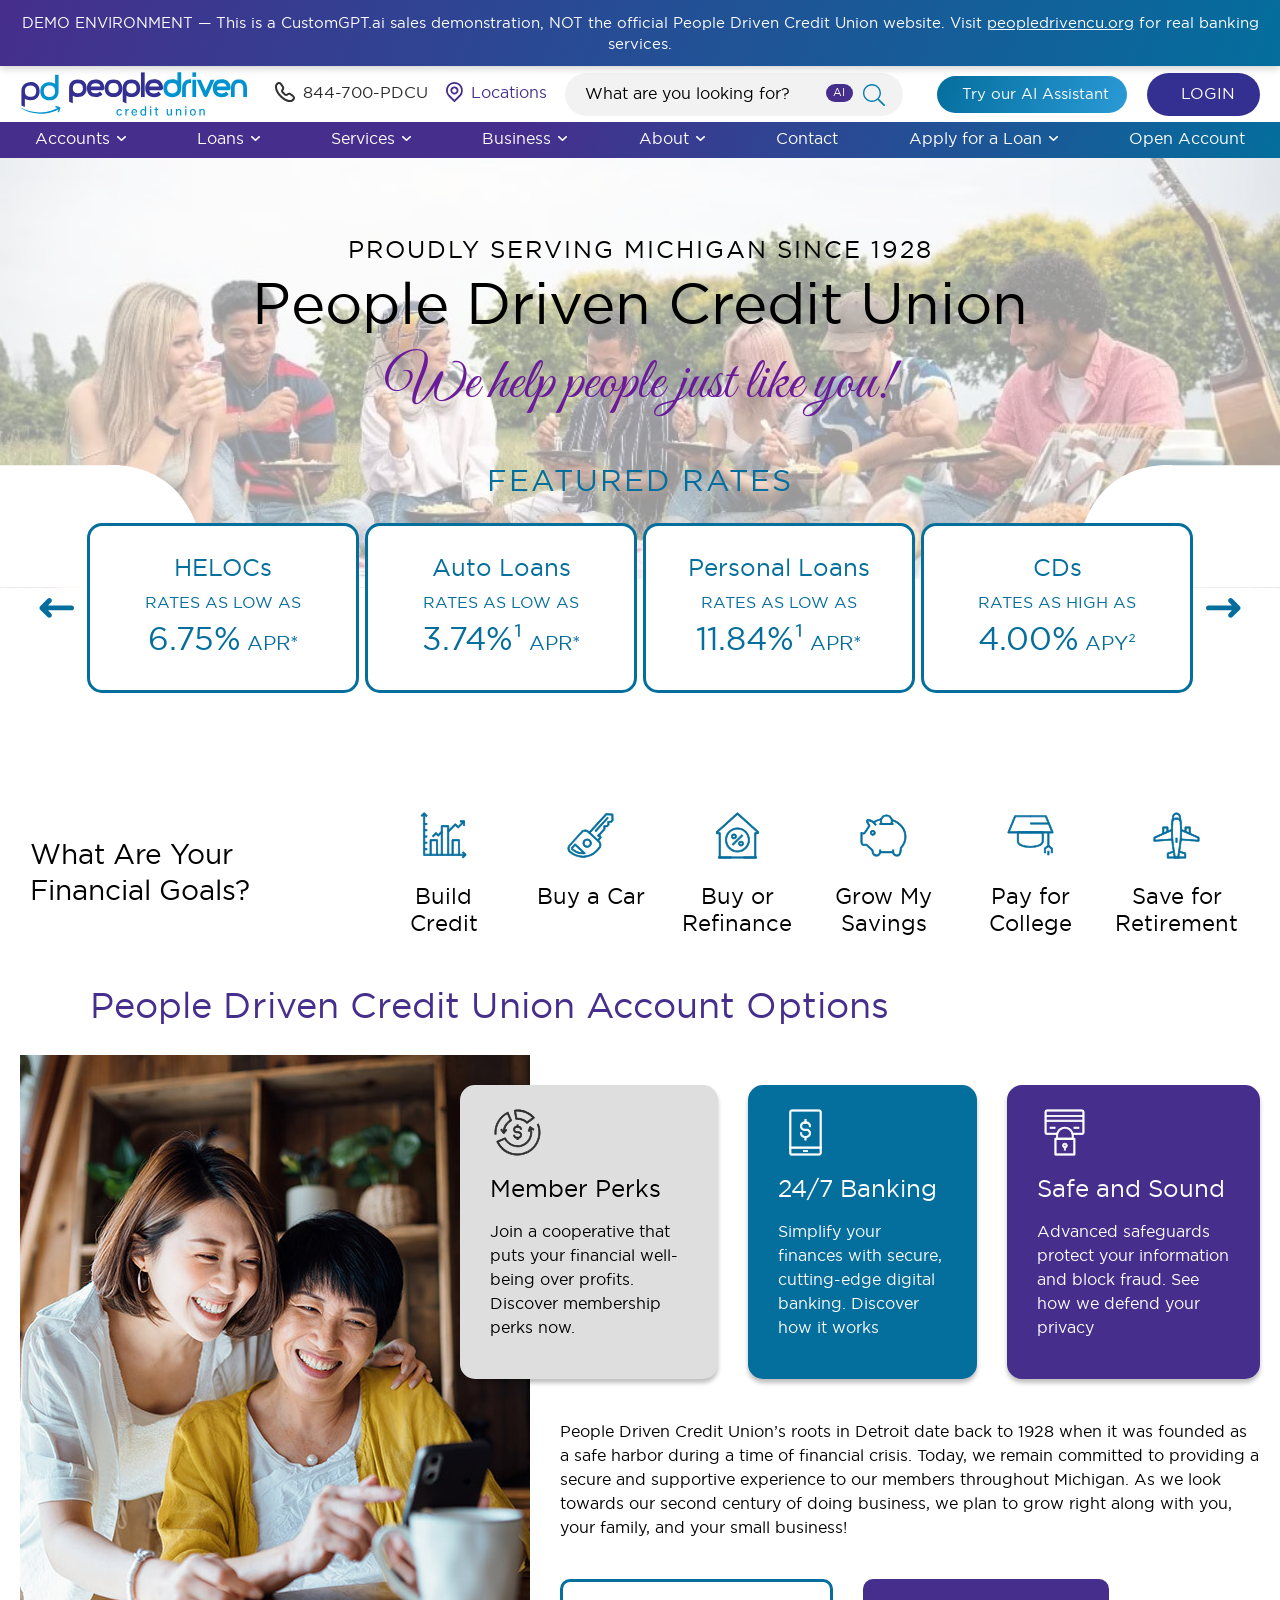
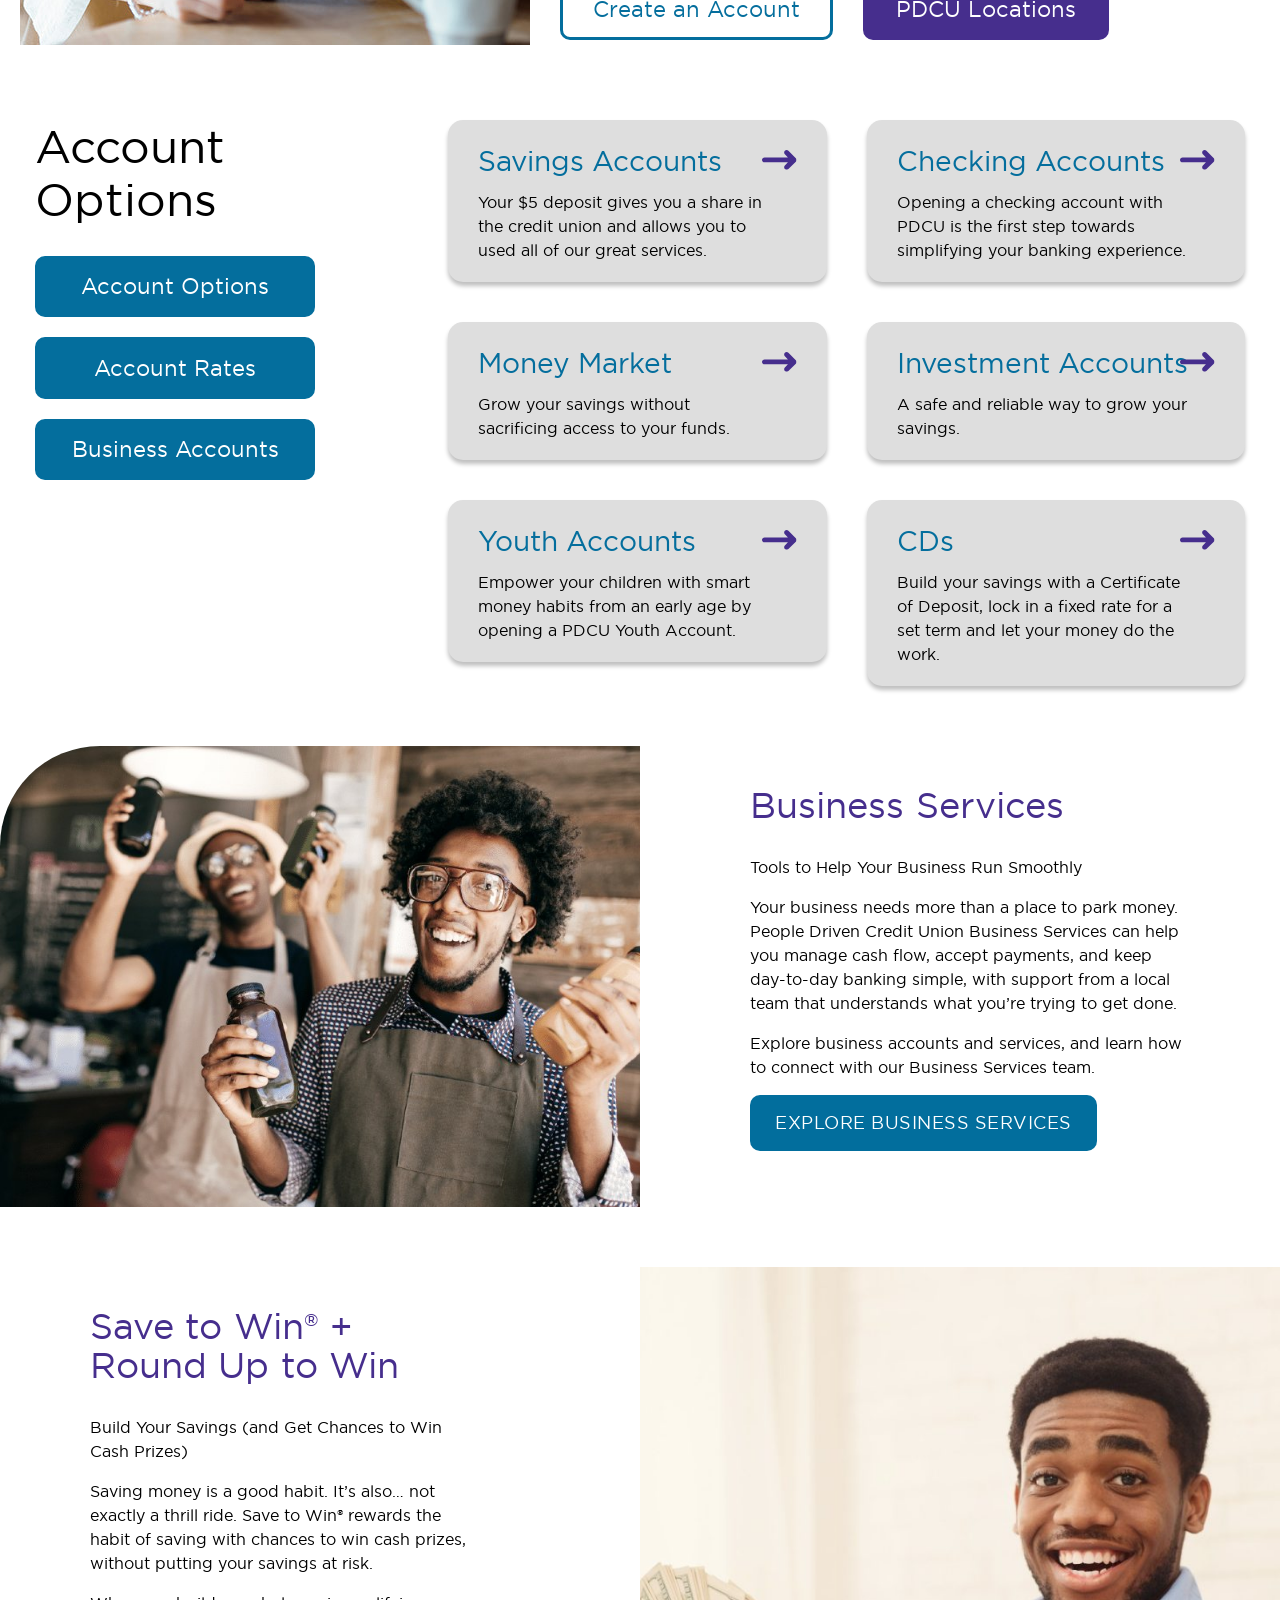
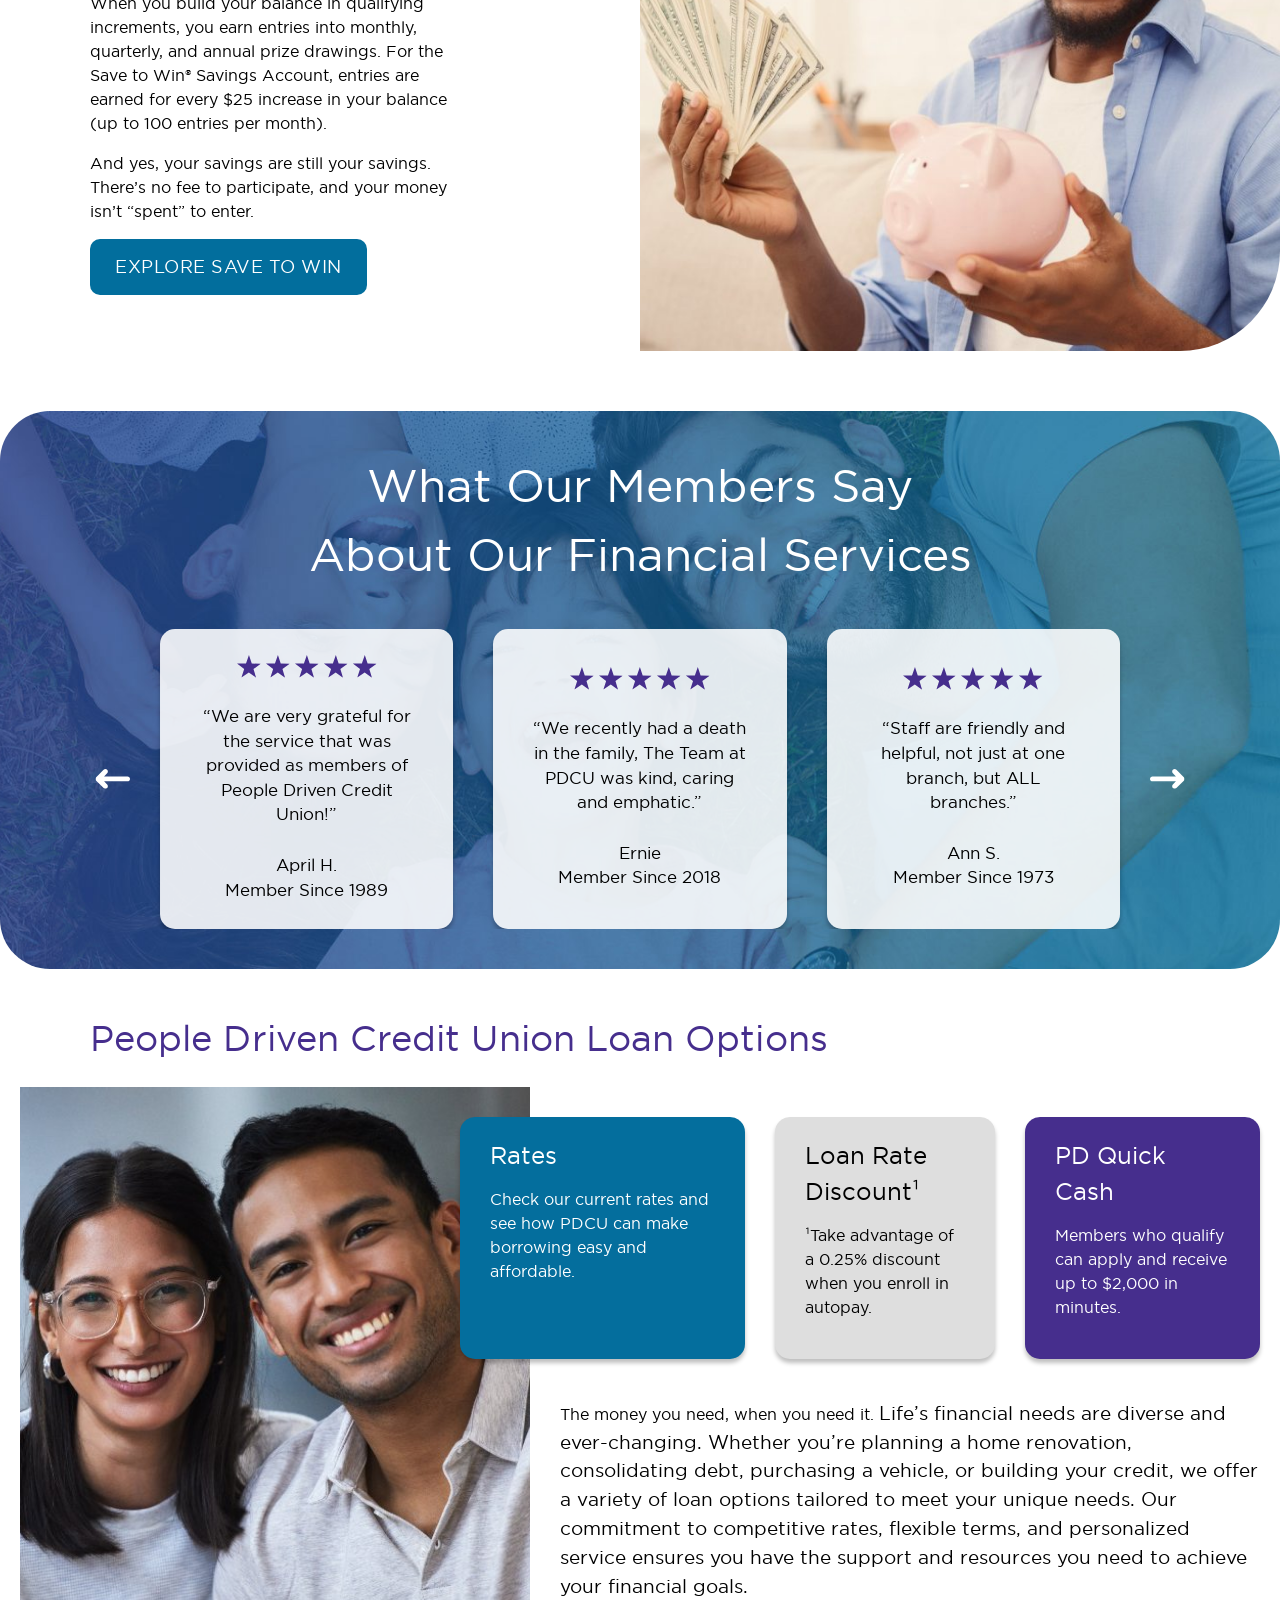
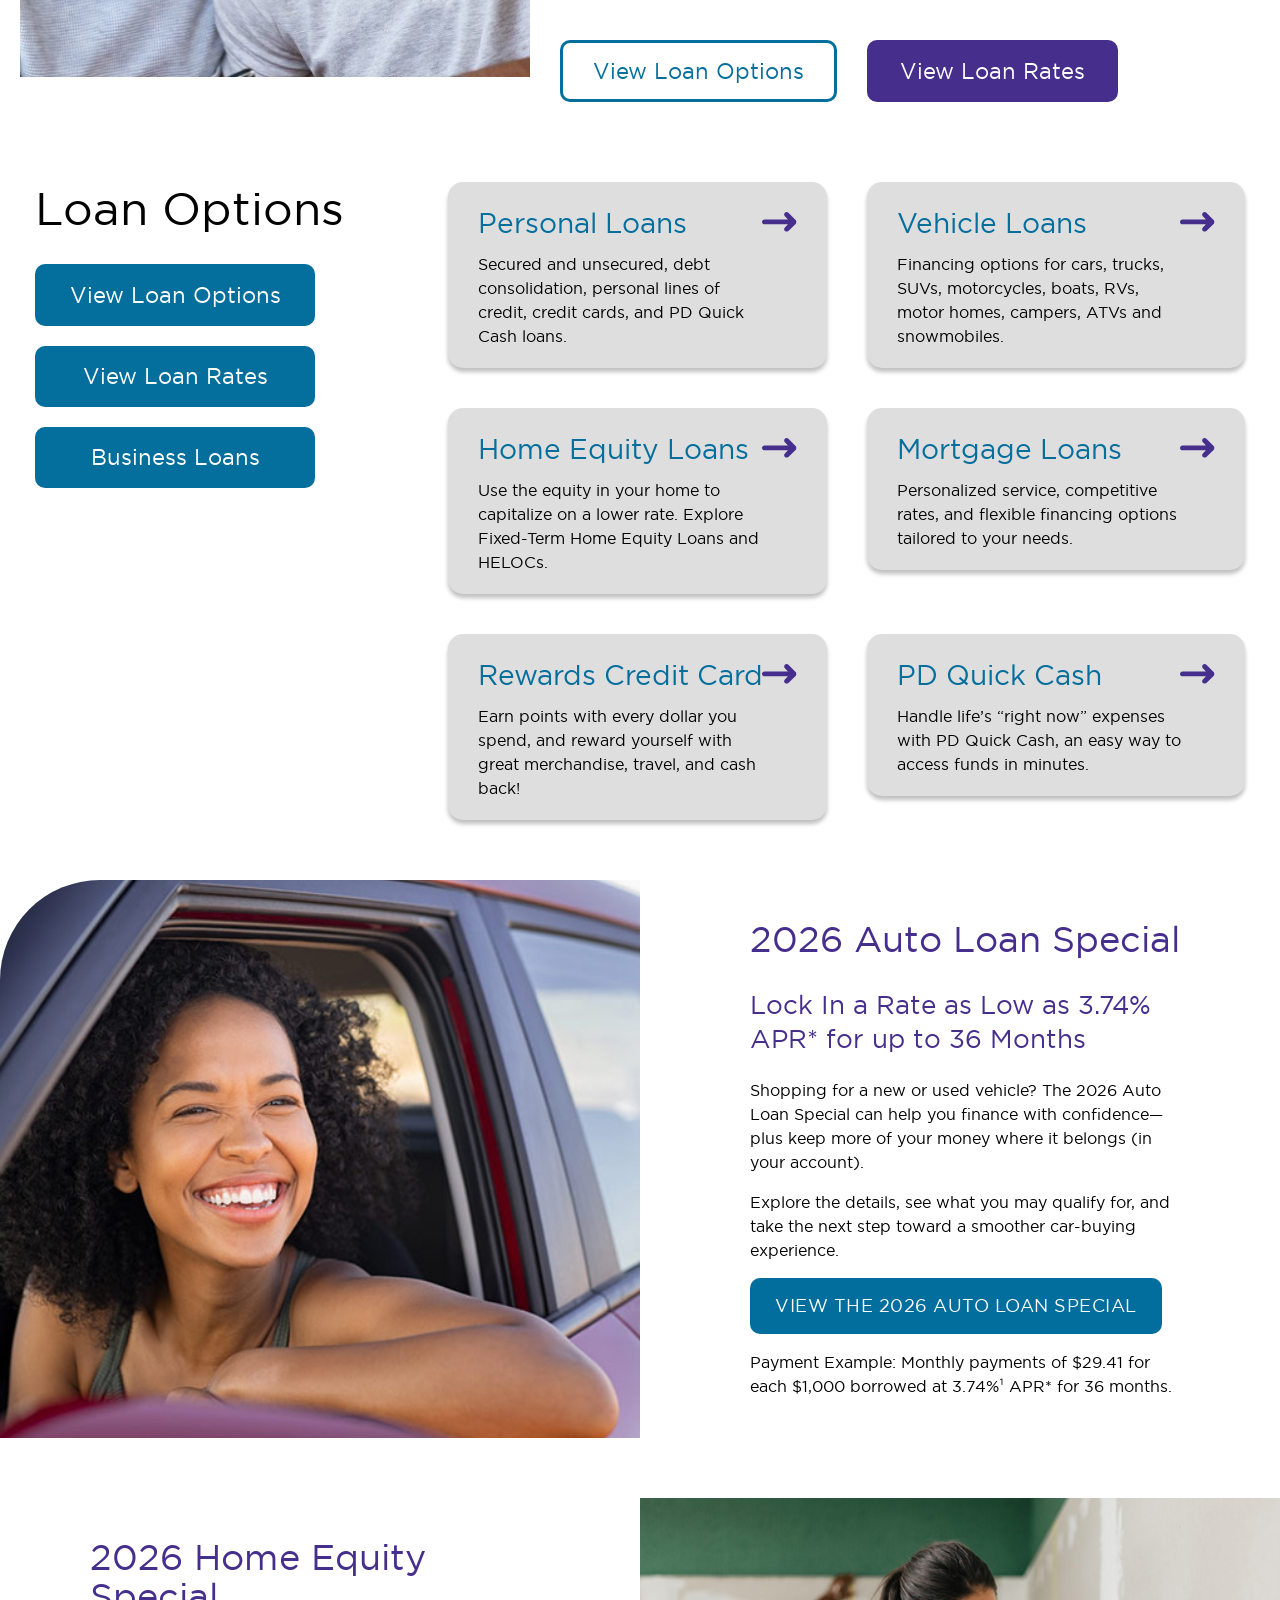
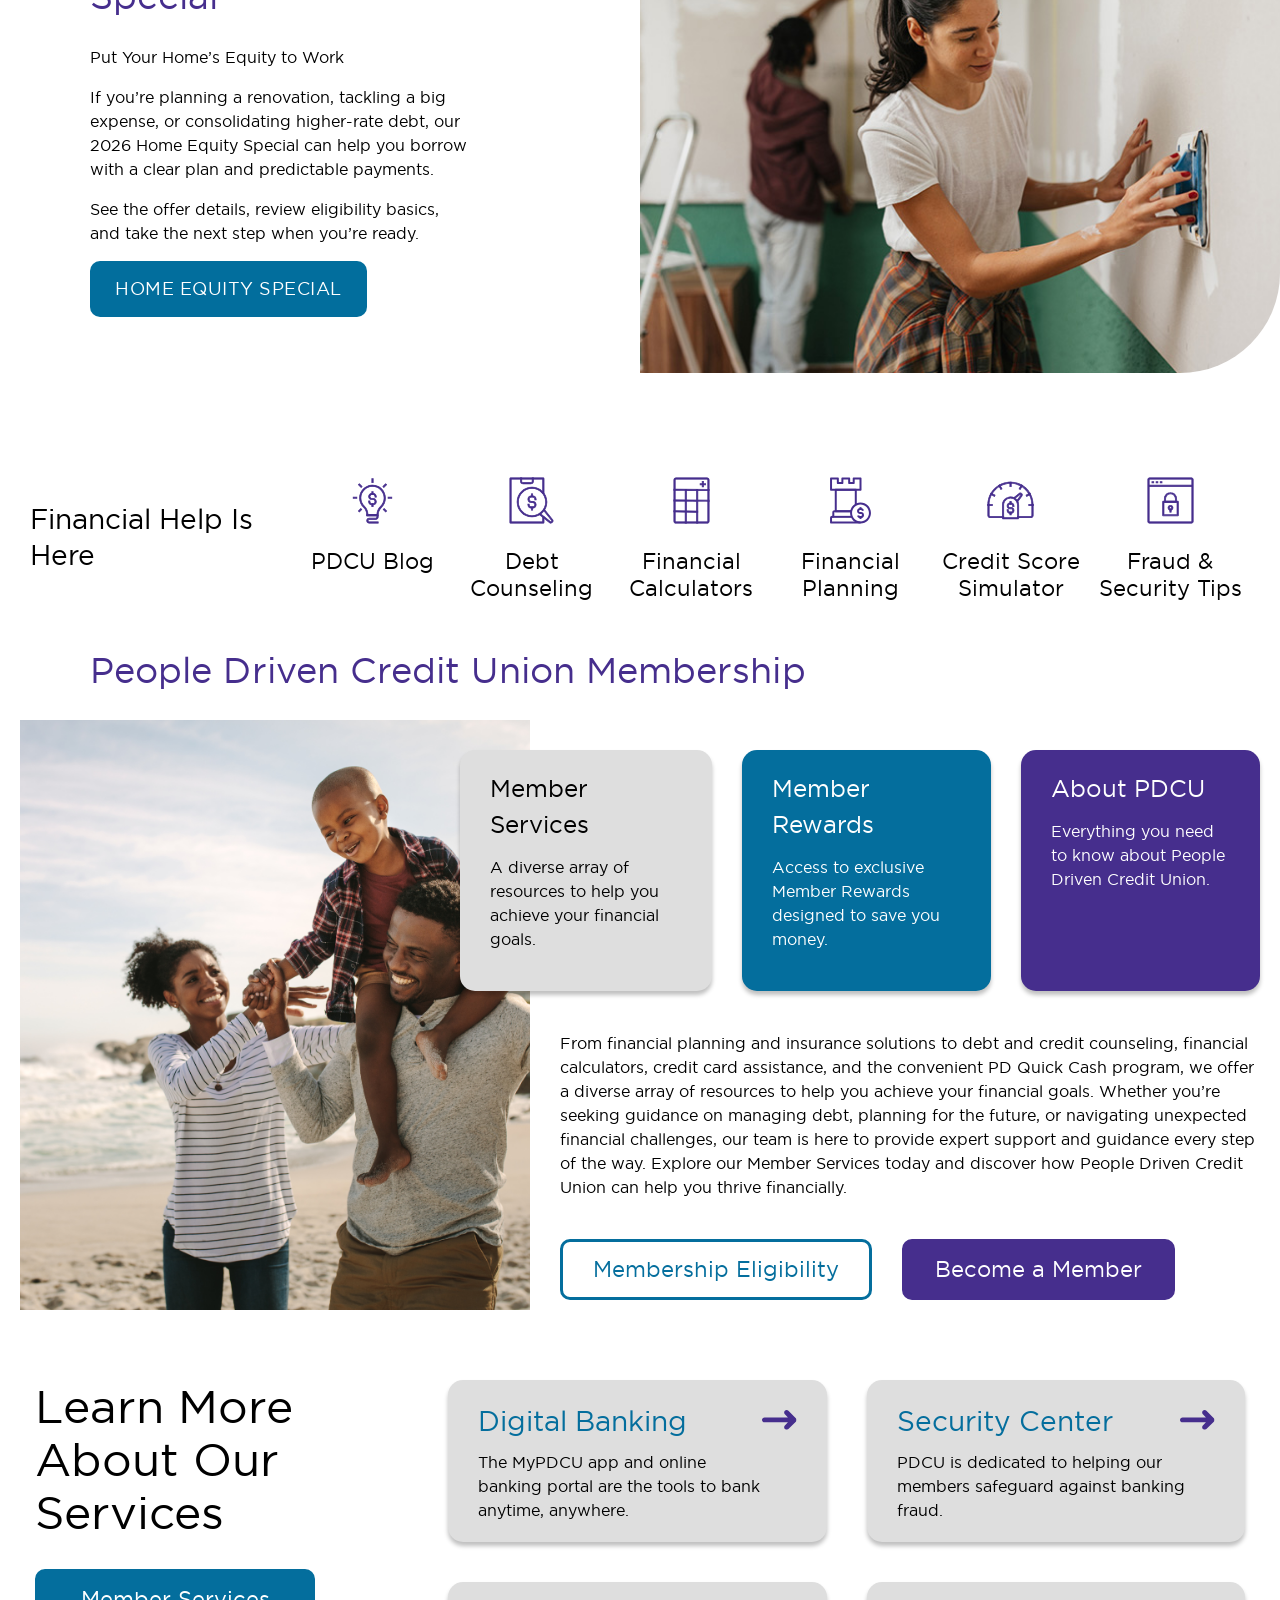
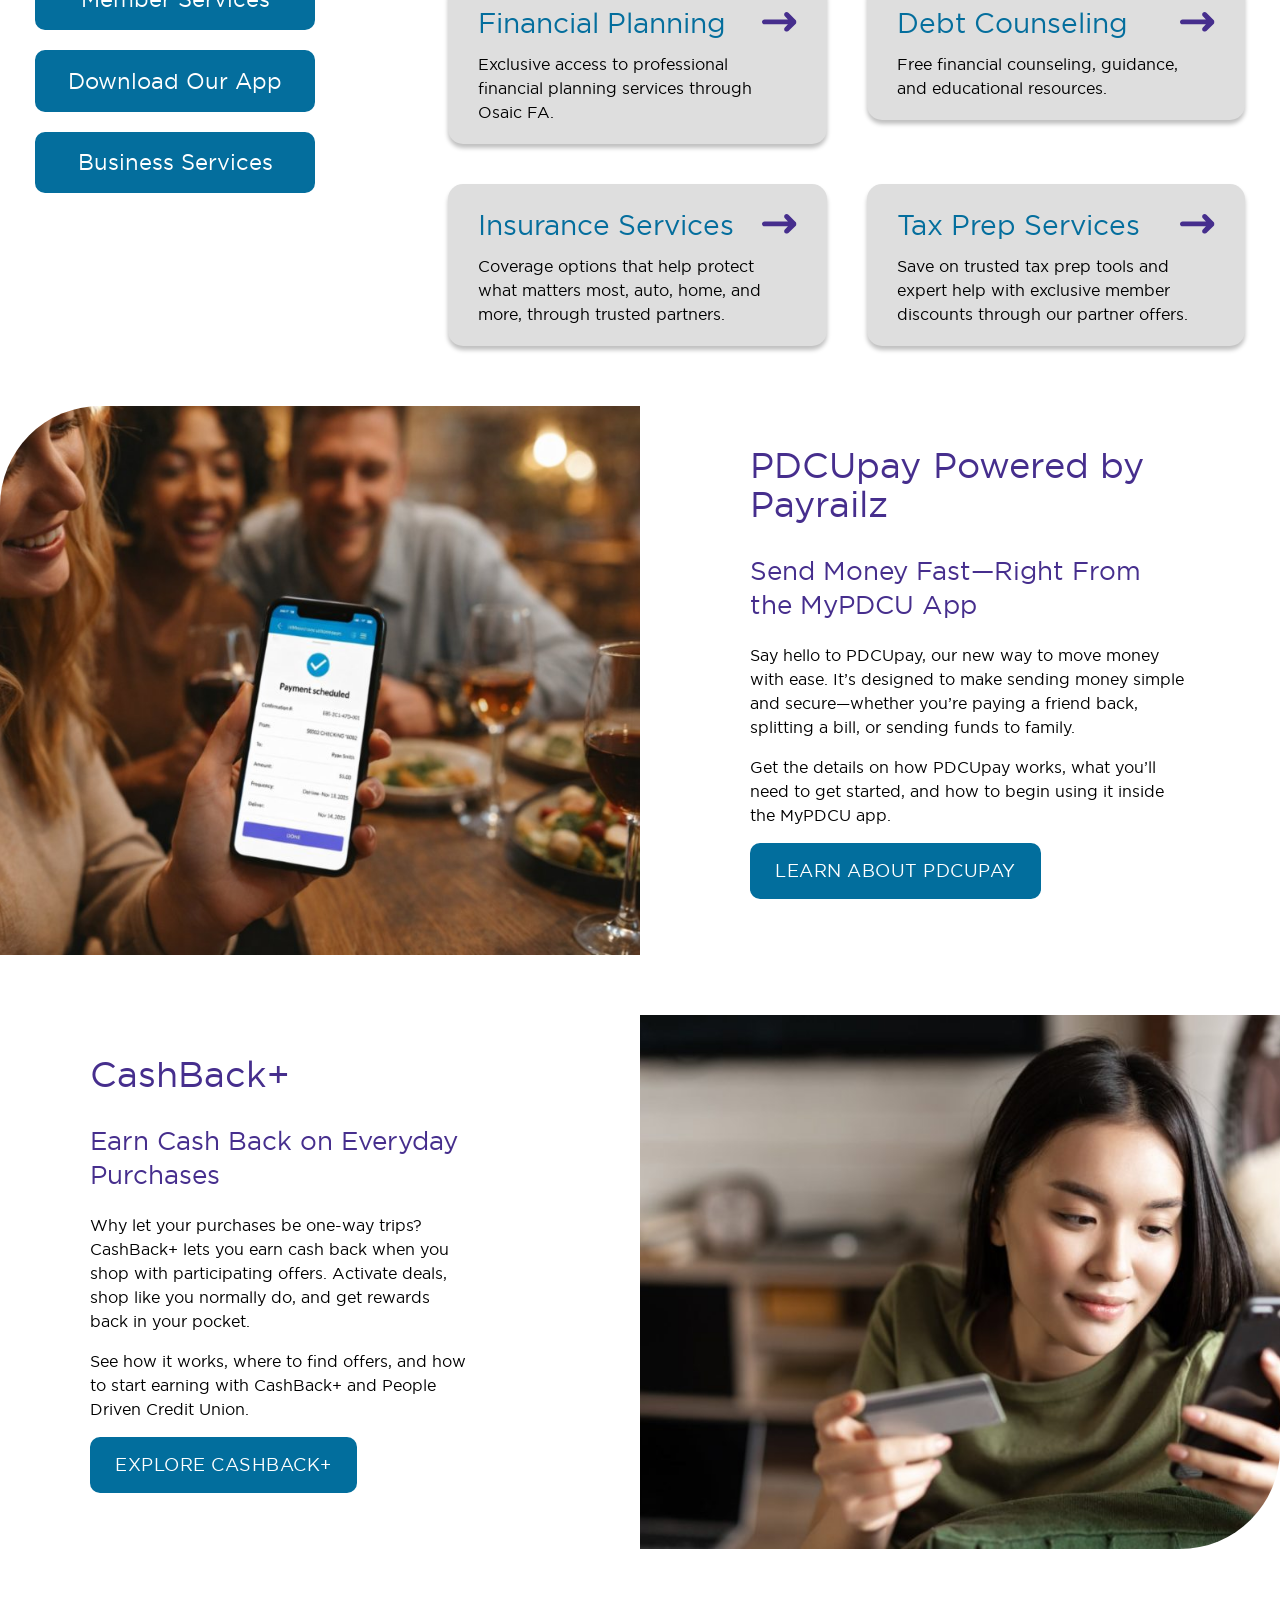
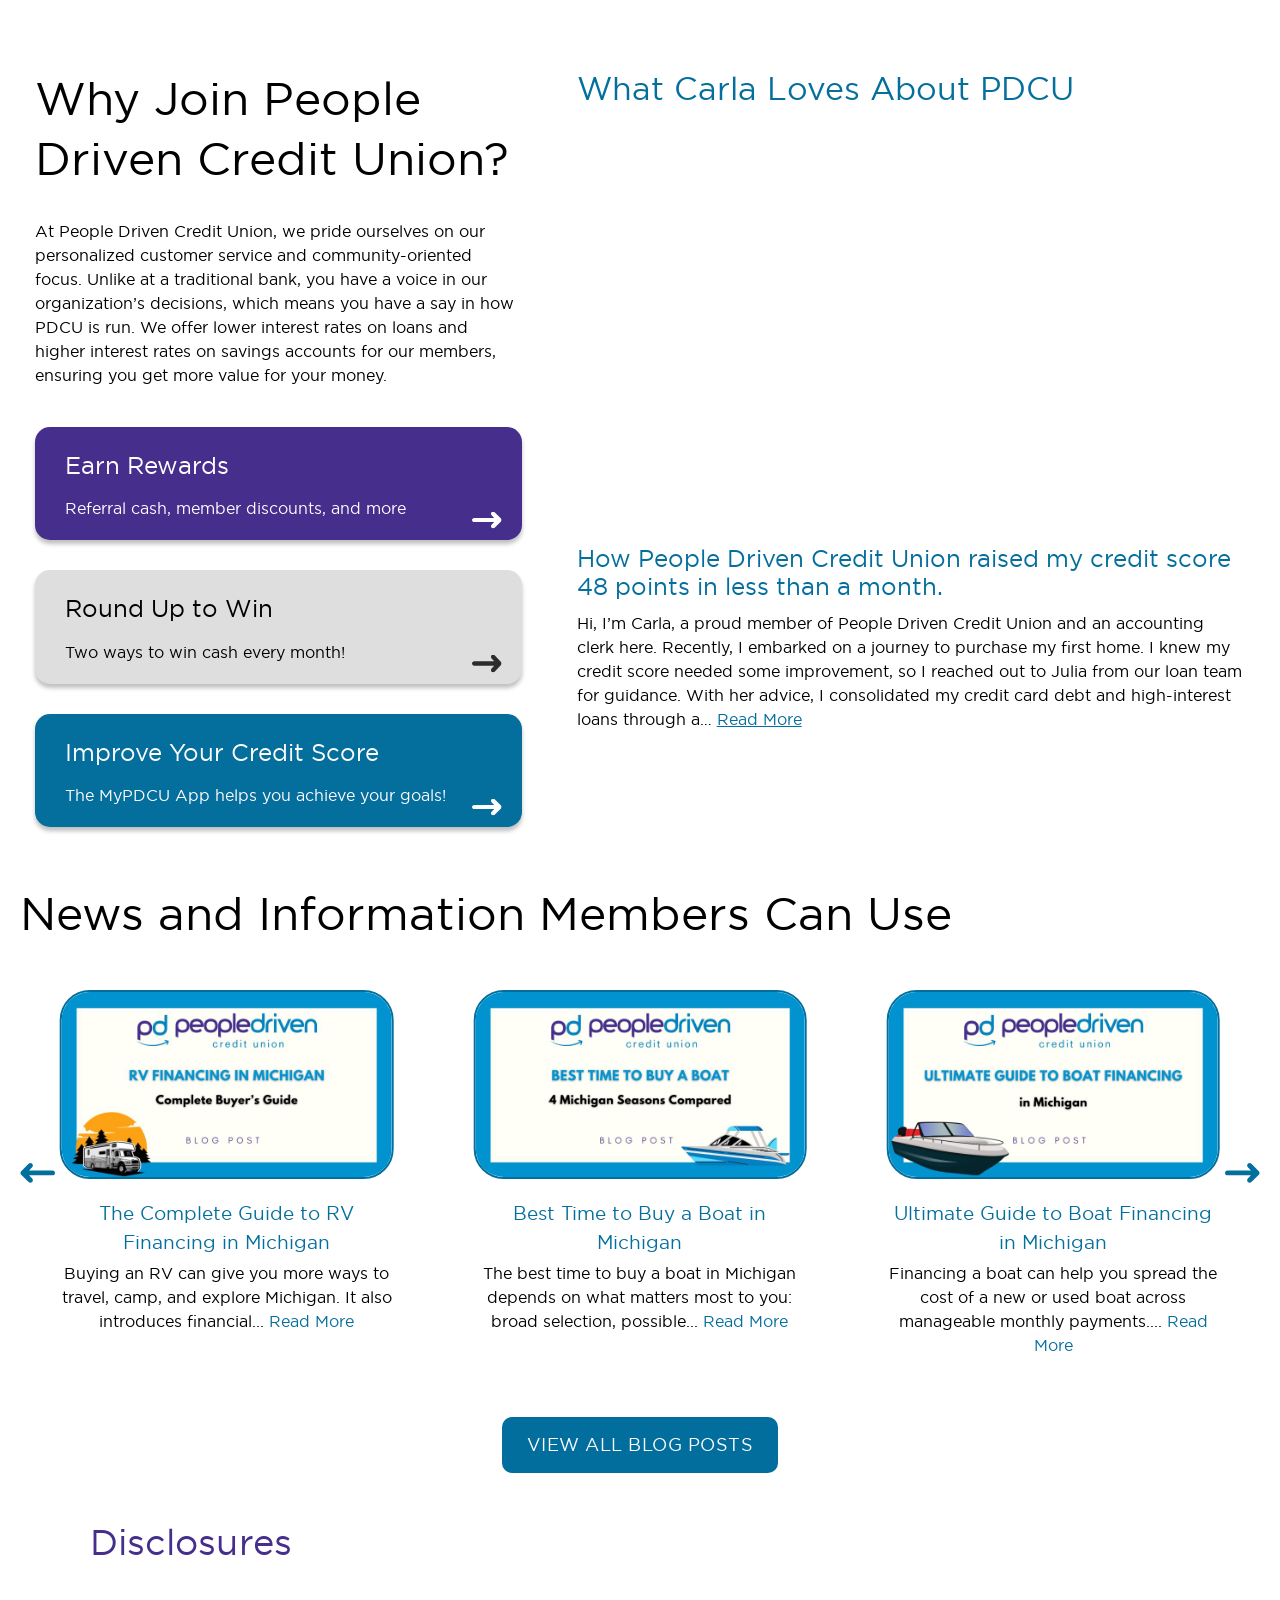
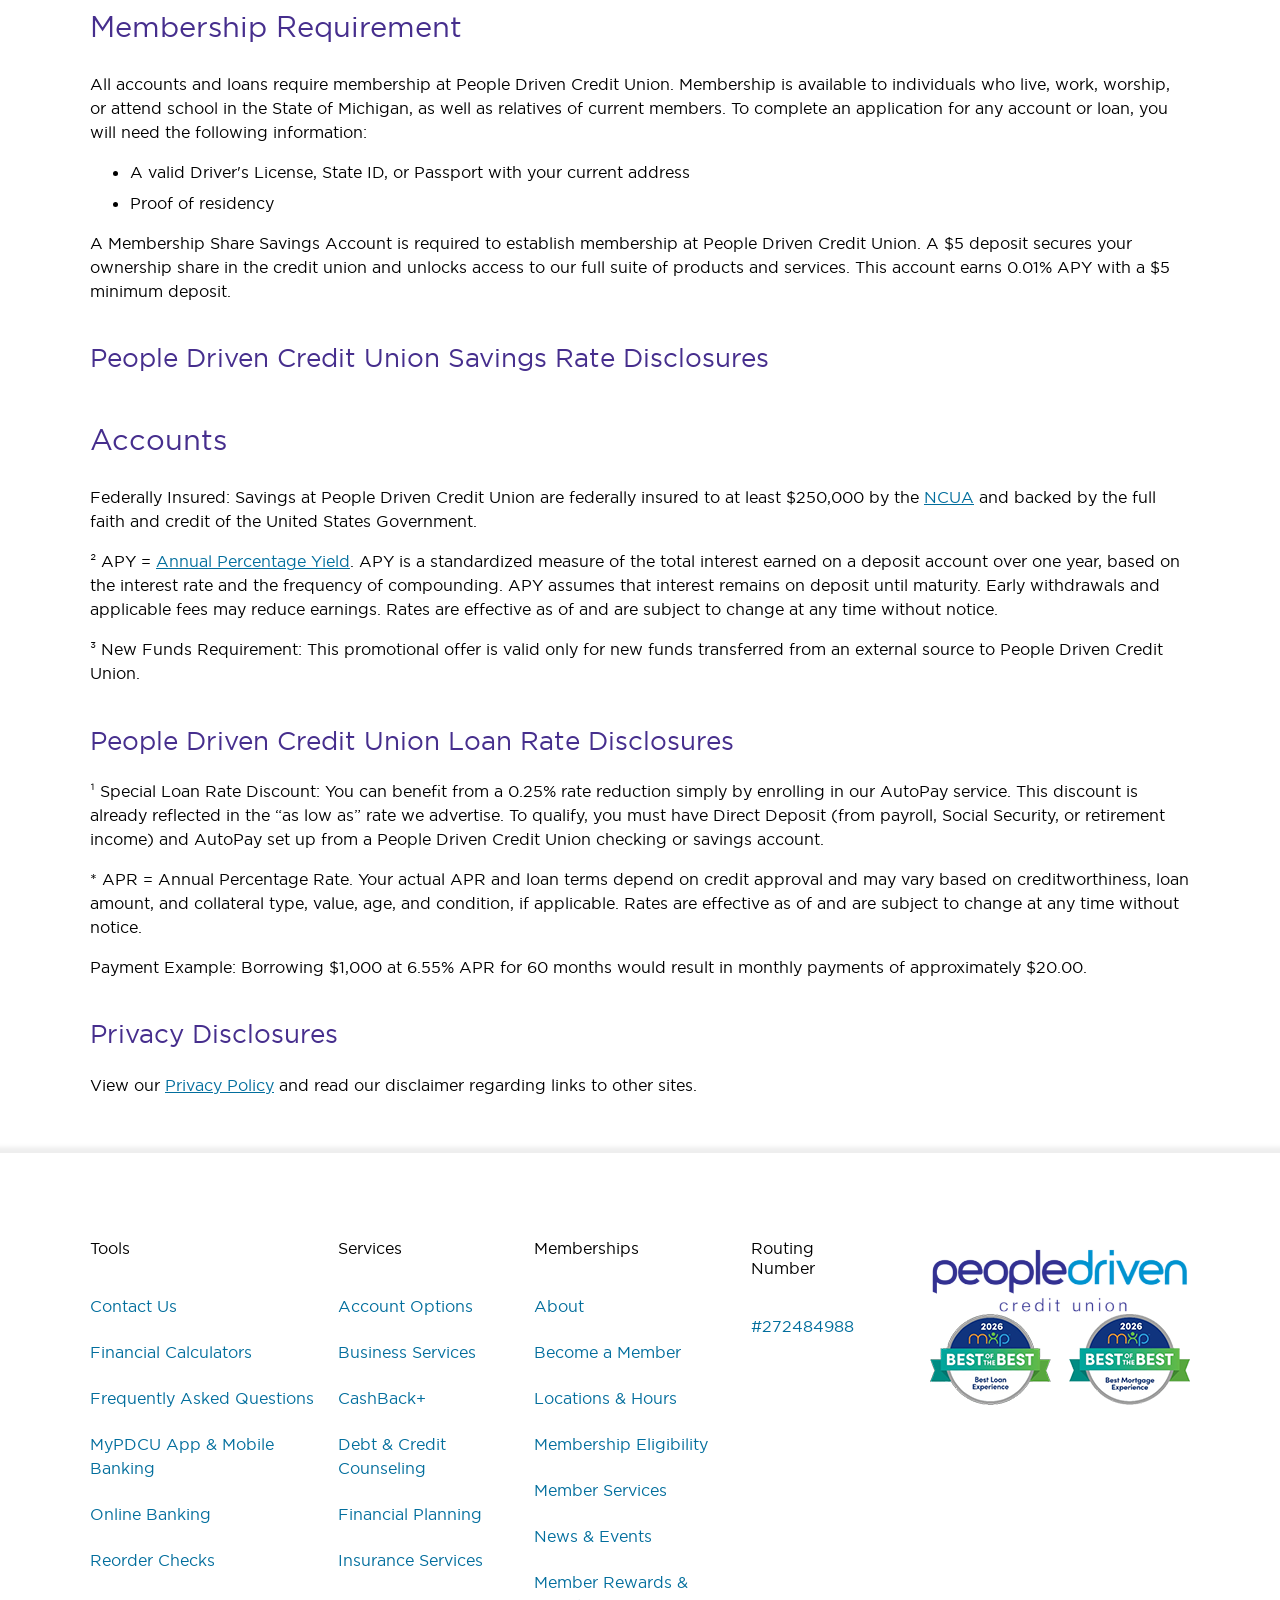
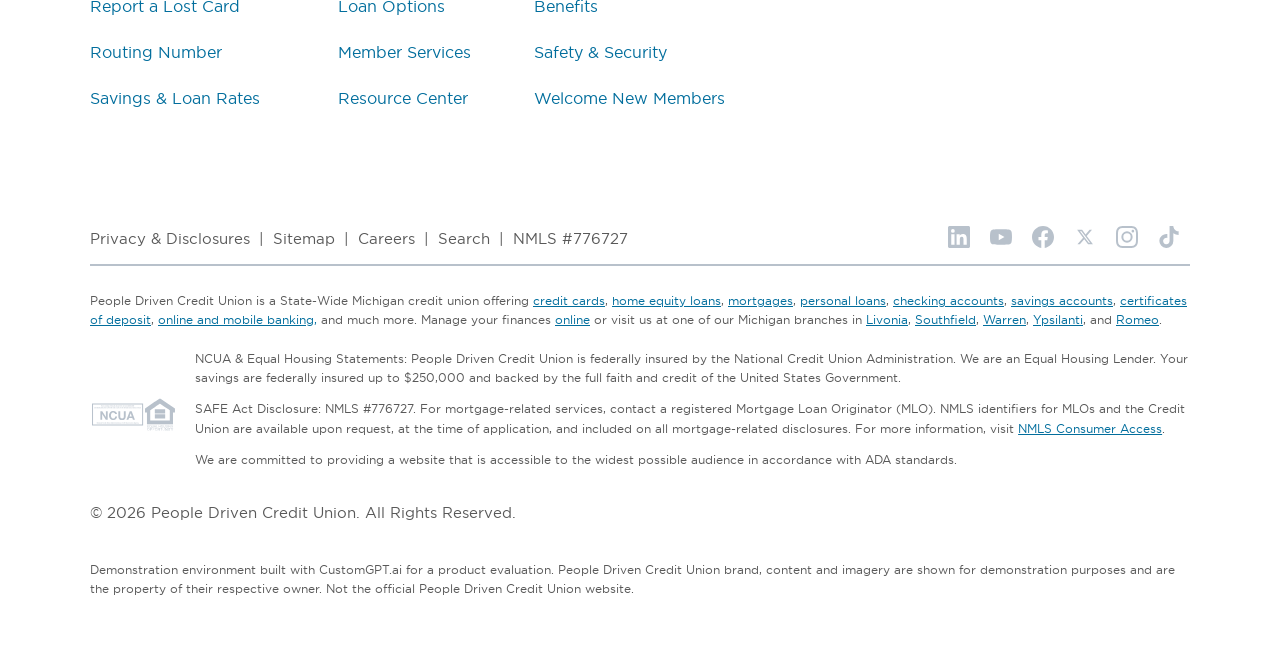
<file: index.html>
<!DOCTYPE html>
<html lang="en-US">
<head>
<meta charset="UTF-8">
<meta name="viewport" content="width=device-width, initial-scale=1">
<title>People Driven Credit Union of Michigan</title>
<meta name="description" content="People Driven Credit Union is a Michigan credit union offering checking, savings, auto loans, home equity, mortgages, personal loans and business services. Demo site.">
<meta name="robots" content="noindex, nofollow">
<link rel="icon" href="assets/img/pdcu-logo-200.png">
<link rel="preconnect" href="https://fonts.googleapis.com">
<link rel="preconnect" href="https://fonts.gstatic.com" crossorigin>
<link href="https://fonts.googleapis.com/css2?family=Great+Vibes&display=swap" rel="stylesheet">
<link rel="stylesheet" href="css/icons.css">
<link rel="stylesheet" href="css/styles.css">
<script src="config.js"></script>
<!-- DEMO SITE: a People Driven Credit Union-style homepage built to demonstrate a CustomGPT.ai website agent.
     Not the real peopledrivencu.org. Copy, rates and imagery captured from the public homepage on 2026-09-23. -->
</head>
<body class="home">

<div class="demo-banner">
  <strong>DEMO ENVIRONMENT</strong> — This is a CustomGPT.ai sales demonstration, NOT the official People Driven Credit Union website. Visit <a href="https://www.peopledrivencu.org/" target="_blank" rel="noopener">peopledrivencu.org</a> for real banking services.
</div>

<header class="g-header">
  <div class="g-header__top">
    <div class="wrap-1380 g-header__container">
      <a class="logo-primary" href="index.html" aria-label="People Driven Credit Union home">
        <img src="assets/img/logo-full.svg" alt="People Driven Credit Union" width="227" height="44">
      </a>
      <div class="phone-area"><a href="tel:+1-844-700-7328"><span class="text">844-700-PDCU</span></a></div>
      <div class="locations-area"><a href="https://www.peopledrivencu.org/about/locations-hours/"><span class="text">Locations</span></a></div>
      <div class="search-area">
        <div class="c-search">
          <form class="c-search__form" action="#" method="get">
            <input class="c-search__input" id="search" name="q" type="text" placeholder="What are you looking for?" aria-label="Search the site with AI" autocomplete="off">
            <span class="c-search__ai" aria-hidden="true">AI</span>
            <button type="submit" aria-label="Search"><img src="assets/icons/search.svg" alt="" width="23" height="23"></button>
          </form>
        </div>

        <!-- AI search results dropdown (CustomGPT.ai Search Generative Experience renders into #customgpt_chat) -->
        <section class="sge-panel" id="sgePanel" role="dialog" aria-labelledby="sgeTitle" hidden>
          <header class="sge-panel__head">
            <div class="sge-panel__titles">
              <span class="sge-panel__label" id="sgeTitle">AI Search</span>
              <span class="sge-panel__query" id="sgeQuery"></span>
            </div>
            <button class="sge-panel__close" id="sgeClose" type="button" aria-label="Close search results">&times;</button>
          </header>
          <div class="sge-panel__body">
            <div class="sge-panel__loading" id="sgeLoading"><span class="sge-panel__spinner"></span> Searching peopledrivencu.org&hellip;</div>
            <div id="customgpt_chat"></div>
          </div>
        </section>
      </div>
      <div class="navigation__right">
        <a class="try-ai" href="assistant.html"><svg viewBox="0 0 24 24" width="18" height="18" aria-hidden="true"><path d="M12 2l1.8 5.2L19 9l-5.2 1.8L12 16l-1.8-5.2L5 9l5.2-1.8L12 2zm7 11l.9 2.6L22.5 16.5l-2.6.9L19 20l-.9-2.6-2.6-.9 2.6-.9L19 13zM5 14l.7 2 2 .7-2 .7L5 19.4l-.7-2-2-.7 2-.7L5 14z" fill="currentColor"/></svg>Try our AI Assistant</a>
        <button class="login login-trigger" type="button" aria-haspopup="true">
          <svg fill="none" height="21" viewBox="0 0 20 21" width="20" xmlns="http://www.w3.org/2000/svg" aria-hidden="true"><path d="M10.0038 11.1024C6.94383 11.1024 4.44873 8.61514 4.44873 5.55512C4.44873 2.4951 6.93598 0 10.0038 0C13.0717 0 15.559 2.48725 15.559 5.55512C15.559 8.62299 13.0717 11.1024 10.0038 11.1024ZM10.0038 1.96155C8.0266 1.96155 6.41028 3.57003 6.41028 5.55512C6.41028 7.54021 8.01876 9.14084 10.0038 9.14084C11.9889 9.14084 13.5974 7.53237 13.5974 5.55512C13.5974 3.57787 11.9889 1.96155 10.0038 1.96155Z" fill="white"/><path d="M19.0192 20.1255H0.980777C0.439388 20.1255 0 19.6862 0 19.1448C0 13.6289 4.48803 9.14084 10.0039 9.14084C15.5198 9.14084 20.0078 13.6289 20.0078 19.1448C20.0078 19.6862 19.5685 20.1255 19.0271 20.1255H19.0192ZM2.02432 18.164H17.9835C17.4971 14.1938 14.1075 11.1024 10.0039 11.1024C5.90035 11.1024 2.51079 14.186 2.02432 18.164Z" fill="white"/></svg>
          Login
        </button>
        <div class="c-login__container">
          <div class="c-login">
            <h2 class="c-login__title">Online Banking</h2>
            <div style="padding:20px; background:#f2f2f2; border-radius:10px; text-align:center; color:#666; font-size:15px; line-height:1.5;">
              <strong style="display:block; margin-bottom:10px; color:#462e8d;">Demo Only — Login Disabled</strong>
              This is a demonstration environment. For real online banking, visit <a href="https://www.peopledrivencu.org/" target="_blank" rel="noopener" style="color:#046e9d; text-decoration:underline;">peopledrivencu.org</a>
            </div>
          </div>
        </div>
      </div>
    </div>
  </div>

  <div class="menubar-area">
    <div class="wrap-1380 g-header__container">
      <button class="c-trigger" type="button" aria-label="Open Navigation"><span></span></button>
      <nav class="navigation__inner" aria-label="Main">
        <ul class="nav-main">
          <li class="menu-item is-parent">
            <button class="is-parent-trigger" type="button" aria-expanded="false">Accounts</button>
            <ul class="sub-menu sub-menu-level-1">
              <li class="menu-item is-parent"><a class="parent-link" href="https://www.peopledrivencu.org/accounts/checking-account-options/">Checking</a>
                <ul class="sub-menu sub-menu-level-2">
                  <li class="menu-item"><a href="https://www.peopledrivencu.org/accounts/checking-account-options/basic-checking/">Checking Accounts</a></li>
                  <li class="menu-item"><a href="https://ordermychecks.com/login_a.jsp">Reorder Checks</a></li>
                  <li class="menu-item"><a href="https://www.peopledrivencu.org/accounts/checking-account-options/visa-debit-card-atm/">Visa Debit Card &amp; ATM Card</a></li>
                </ul>
              </li>
              <li class="menu-item is-parent"><a class="parent-link" href="https://www.peopledrivencu.org/accounts/savings/">Savings</a>
                <ul class="sub-menu sub-menu-level-2">
                  <li class="menu-item"><a href="https://www.peopledrivencu.org/accounts/savings/member-savings-account/">Savings Accounts</a></li>
                  <li class="menu-item"><a href="https://www.peopledrivencu.org/accounts/savings/youthaccounts/">Youth Accounts</a></li>
                  <li class="menu-item"><a href="https://www.peopledrivencu.org/accounts/investment-savings/money-market-plus/">Money Market Plus</a></li>
                  <li class="menu-item"><a href="https://www.peopledrivencu.org/accounts/investment-savings/high-yield-money-market-account/">High-Yield Money Market</a></li>
                  <li class="menu-item"><a href="https://www.peopledrivencu.org/accounts/savings/escrow-savings-account/">Escrow Savings Accounts</a></li>
                </ul>
              </li>
              <li class="menu-item is-parent"><a class="parent-link" href="https://www.peopledrivencu.org/accounts/investment-savings/">Investments</a>
                <ul class="sub-menu sub-menu-level-2">
                  <li class="menu-item"><a href="https://www.peopledrivencu.org/accounts/investment-savings/certificate-of-deposit/">Certificates of Deposit</a></li>
                  <li class="menu-item"><a href="https://www.peopledrivencu.org/accounts/investment-savings/9-month-cd/">9-month CD Special</a></li>
                  <li class="menu-item"><a href="https://www.peopledrivencu.org/accounts/investment-savings/ira-certificates/">IRA Certificates</a></li>
                  <li class="menu-item"><a href="https://www.peopledrivencu.org/accounts/investment-savings/save-to-win-cd/">Save to Win Certificates</a></li>
                </ul>
              </li>
            </ul>
          </li>
          <li class="menu-item is-parent">
            <button class="is-parent-trigger" type="button" aria-expanded="false">Loans</button>
            <ul class="sub-menu sub-menu-level-1">
              <li class="menu-item is-parent"><a class="parent-link" href="https://www.peopledrivencu.org/loans/vehicle/">Vehicle</a>
                <ul class="sub-menu sub-menu-level-2">
                  <li class="menu-item"><a href="https://www.peopledrivencu.org/loans/vehicle/auto-loan/">Auto Loans</a></li>
                  <li class="menu-item"><a href="https://www.peopledrivencu.org/loans/vehicle/classic-car-auto-loans/">Classic Car Loans</a></li>
                  <li class="menu-item"><a href="https://www.peopledrivencu.org/loans/vehicle/motorcycle-boat-rv-loans/">Motorcycle, Boat &amp; RV</a></li>
                  <li class="menu-item"><a href="https://www.peopledrivencu.org/loans/vehicle/refinance-your-car-truck-or-suv/">Refinance Your Vehicle</a></li>
                </ul>
              </li>
              <li class="menu-item is-parent"><a class="parent-link" href="https://www.peopledrivencu.org/loans/home-loans/">Home Equity</a>
                <ul class="sub-menu sub-menu-level-2">
                  <li class="menu-item"><a href="https://www.peopledrivencu.org/loans/home-loans/home-equity-loans/">Fixed Rate Home Equity</a></li>
                  <li class="menu-item"><a href="https://www.peopledrivencu.org/loans/home-loans/home-equity-line-of-credit/">Home Equity Line of Credit</a></li>
                  <li class="menu-item"><a href="https://www.peopledrivencu.org/loans/home-loans/land-loan/">Land Loans</a></li>
                  <li class="menu-item"><a href="https://www.peopledrivencu.org/loans/home-loans/connect-with-a-home-equity-specialist/">Home Equity Help</a></li>
                </ul>
              </li>
              <li class="menu-item is-parent"><a class="parent-link" href="https://www.peopledrivencu.org/loans/mortgage-loan-options/">Home Mortgage</a>
                <ul class="sub-menu sub-menu-level-2">
                  <li class="menu-item"><a href="https://www.peopledrivencu.org/loans/mortgage-loan-options/fixed-rate/">Fixed Mortgage</a></li>
                  <li class="menu-item"><a href="https://www.peopledrivencu.org/loans/mortgage-loan-options/adjustable-rate-mortgage/">Adjustable Rate Mortgage</a></li>
                  <li class="menu-item"><a href="https://www.peopledrivencu.org/loans/mortgage-loan-options/mortgage-refinance/">Mortgage Refinance</a></li>
                  <li class="menu-item"><a href="https://www.peopledrivencu.org/loans/mortgage-loan-options/connect-with-a-mortgage-loan-officer/">Mortgage Help</a></li>
                </ul>
              </li>
              <li class="menu-item is-parent"><a class="parent-link" href="https://www.peopledrivencu.org/loans/personal-loan-options/">Personal</a>
                <ul class="sub-menu sub-menu-level-2">
                  <li class="menu-item"><a href="https://www.peopledrivencu.org/loans/personal-loan-options/personal-loans/">Personal Loans</a></li>
                  <li class="menu-item"><a href="https://www.peopledrivencu.org/loans/personal-loan-options/personal-line-of-credit/">Personal Lines of Credit</a></li>
                  <li class="menu-item"><a href="https://www.peopledrivencu.org/loans/personal-loan-options/visa-rewards-driven-credit-card/">Rewards Driven Credit Card</a></li>
                  <li class="menu-item"><a href="https://www.peopledrivencu.org/loans/personal-loan-options/pd-quick-cash/">PD Quick Cash</a></li>
                  <li class="menu-item"><a href="https://www.peopledrivencu.org/loans/personal-loan-options/back-to-school-loan/">Back-to-School Cash Loan</a></li>
                </ul>
              </li>
            </ul>
          </li>
          <li class="menu-item is-parent">
            <button class="is-parent-trigger" type="button" aria-expanded="false">Services</button>
            <ul class="sub-menu sub-menu-level-1">
              <li class="menu-item is-parent"><a class="parent-link" href="https://www.peopledrivencu.org/member-services/">PDCU Services</a>
                <ul class="sub-menu sub-menu-level-2">
                  <li class="menu-item"><a href="https://www.peopledrivencu.org/mobile-online/mobile-banking/">MyPDCU App</a></li>
                  <li class="menu-item"><a href="https://www.peopledrivencu.org/mobile-online/">Online Banking</a></li>
                  <li class="menu-item"><a href="https://www.peopledrivencu.org/other/safety-and-security/cybersecurity-and-digital-safety/introducing-pdcupay-powered-by-payrailz/">PDCUpay</a></li>
                  <li class="menu-item"><a href="https://www.peopledrivencu.org/member-services/cashback/">CashBack+</a></li>
                  <li class="menu-item"><a href="https://www.peopledrivencu.org/member-services/financial-calculators/">Financial Calculators</a></li>
                  <li class="menu-item"><a href="https://www.peopledrivencu.org/member-services/fraud-alerts/">Fraud Alerts</a></li>
                  <li class="menu-item"><a href="https://www.peopledrivencu.org/mobile-online/italk-telephone-teller/">iTalk Telephone Teller</a></li>
                  <li class="menu-item"><a href="https://www.peopledrivencu.org/faqs/what-is-quick-pay-at-people-driven-credit-union-what-is-quick-pay/">Quick Pay</a></li>
                  <li class="menu-item"><a href="https://www.peopledrivencu.org/faqs/wiring-instructions/">Wiring Instructions</a></li>
                </ul>
              </li>
              <li class="menu-item is-parent"><a class="parent-link" href="https://www.peopledrivencu.org/member-services/">Partner Services</a>
                <ul class="sub-menu sub-menu-level-2">
                  <li class="menu-item"><a href="https://www.peopledrivencu.org/member-services/financial-planning-trusts/">Financial Planning</a></li>
                  <li class="menu-item"><a href="https://www.peopledrivencu.org/member-services/greenpath-debt-and-credit-counseling/">GreenPath Debt &amp; Credit Counseling</a></li>
                  <li class="menu-item"><a href="https://www.peopledrivencu.org/member-services/insurance-services/">Insurance Services</a></li>
                  <li class="menu-item"><a href="https://www.peopledrivencu.org/member-services/lost-stolen-cards/">Lost/Stolen Cards</a></li>
                  <li class="menu-item"><a href="https://ordermychecks.com/login_a.jsp">Reorder Checks</a></li>
                  <li class="menu-item"><a href="https://www.peopledrivencu.org/member-services/tax-prep-discounts/">Tax Prep Discounts</a></li>
                  <li class="menu-item"><a href="https://www.peopledrivencu.org/member-services/trusts-wills/">Trust &amp; Will</a></li>
                </ul>
              </li>
            </ul>
          </li>
          <li class="menu-item is-parent">
            <button class="is-parent-trigger" type="button" aria-expanded="false">Business</button>
            <ul class="sub-menu sub-menu-level-1">
              <li class="menu-item is-parent"><a class="parent-link" href="https://www.peopledrivencu.org/business/">Business Services</a>
                <ul class="sub-menu sub-menu-level-2">
                  <li class="menu-item"><a href="https://www.peopledrivencu.org/business/business-loans/">Business Loans</a></li>
                  <li class="menu-item"><a href="https://www.peopledrivencu.org/business/commercial-loans/">Commercial Loans</a></li>
                  <li class="menu-item"><a href="https://www.peopledrivencu.org/business/business-checking/">Business Checking Accounts</a></li>
                  <li class="menu-item"><a href="https://www.peopledrivencu.org/business/high-yield-money-market-savings-accounts-for-businesses/">High-Yield Businesses Money Market</a></li>
                  <li class="menu-item"><a href="https://www.peopledrivencu.org/business/ach-origination/">ACH Origination</a></li>
                  <li class="menu-item"><a href="https://www.peopledrivencu.org/business/fraud-prevention/">Fraud Prevention</a></li>
                  <li class="menu-item"><a href="https://www.peopledrivencu.org/business/merchant-services/">Merchant Services</a></li>
                  <li class="menu-item"><a href="https://www.peopledrivencu.org/business/payroll-services/">Payroll Services</a></li>
                  <li class="menu-item"><a href="https://www.peopledrivencu.org/business/remote-deposit-capture/">Remote Deposit Capture</a></li>
                </ul>
              </li>
            </ul>
          </li>
          <li class="menu-item is-parent">
            <button class="is-parent-trigger" type="button" aria-expanded="false">About</button>
            <ul class="sub-menu sub-menu-level-1">
              <li class="menu-item is-parent"><a class="parent-link" href="https://www.peopledrivencu.org/about/">About PDCU</a>
                <ul class="sub-menu sub-menu-level-2">
                  <li class="menu-item"><a href="https://www.peopledrivencu.org/about/blog-news-events/">News &amp; Events</a></li>
                  <li class="menu-item"><a href="https://www.peopledrivencu.org/about/a-people-driven-story/">A People Driven Story</a></li>
                  <li class="menu-item"><a href="https://www.peopledrivencu.org/about/locations-hours/">Locations &amp; Hours</a></li>
                  <li class="menu-item"><a href="https://www.peopledrivencu.org/about/membership/">Membership Eligibility</a></li>
                  <li class="menu-item"><a href="https://www.peopledrivencu.org/member-services/relationship-rewards/">Member Rewards &amp; Benefits</a></li>
                  <li class="menu-item"><a href="https://www.peopledrivencu.org/member-services/resource-center/">Resource Center</a></li>
                </ul>
              </li>
            </ul>
          </li>
          <li class="menu-item"><a href="https://www.peopledrivencu.org/about/contact-us/">Contact</a></li>
          <li class="menu-item is-parent menu-item--right">
            <button class="is-parent-trigger" type="button" aria-expanded="false">Apply for a Loan</button>
            <ul class="sub-menu sub-menu-level-1">
              <li class="menu-item is-parent"><a class="parent-link" href="https://peopledrivencu.loanspq.com/apply.aspx?lenderref=pdcu062521&amp;list=CCHEPLVLST">Apply Today!</a>
                <ul class="sub-menu sub-menu-level-2">
                  <li class="menu-item"><a href="https://peopledrivencu.loanspq.com/cc/CreditCard.aspx">Credit Card</a></li>
                  <li class="menu-item"><a href="https://app.loanspq.com/he/HomeEquityLoan.aspx">Home Equity Loan</a></li>
                  <li class="menu-item"><a href="https://cu.memberfirst.com/peopledrivencu">Home Mortgage</a></li>
                  <li class="menu-item"><a href="https://peopledrivencu.loanspq.com/pl/PersonalLoan.aspx">Personal Loan</a></li>
                  <li class="menu-item"><a href="https://www.peopledrivencu.org/loans/personal-loan-options/pd-quick-cash/">PD Quick Cash</a></li>
                  <li class="menu-item"><a href="https://peopledrivencu.loanspq.com/vl/VehicleLoan.aspx">Vehicle Loan</a></li>
                </ul>
              </li>
            </ul>
          </li>
          <li class="menu-item"><a href="https://peopledrivencu.loanspq.com/apply.aspx">Open Account</a></li>
        </ul>
      </nav>
    </div>
  </div>
</header>


<main class="g-page-content">

  <!-- ===== Hero + featured rates ===== -->
  <section class="banner white">
    <p class="subheading">Proudly serving Michigan since 1928</p>
    <h1>People Driven Credit Union<br><span class="script">We help people just like you!</span></h1>
    <div class="banner-list">
      <h2>Featured Rates</h2>
      <div class="banner-carousel" data-carousel data-autoplay="5000">
        <button class="carousel-arrow prev" type="button" aria-label="Previous"></button>
        <div class="carousel-viewport"><div class="carousel-track">
          <div class="card-holder"><a href="https://www.peopledrivencu.org/loans/home-loans/home-equity-line-of-credit/"><div class="card"><p class="card-title">HELOCs</p><p class="card-description">Rates As Low As</p><p class="card-rate"><strong>6.75%</strong> APR*</p></div></a></div>
          <div class="card-holder"><a href="https://www.peopledrivencu.org/loans/vehicle/auto-loan/"><div class="card"><p class="card-title">Auto Loans</p><p class="card-description">Rates As Low As</p><p class="card-rate"><strong>3.74%&sup1;</strong> APR*</p></div></a></div>
          <div class="card-holder"><a href="https://www.peopledrivencu.org/loans/personal-loan-options/personal-loans/"><div class="card"><p class="card-title">Personal Loans</p><p class="card-description">Rates As Low As</p><p class="card-rate"><strong>11.84%&sup1;</strong> APR*</p></div></a></div>
          <div class="card-holder"><a href="https://www.peopledrivencu.org/accounts/investment-savings/certificate-of-deposit/"><div class="card"><p class="card-title">CDs</p><p class="card-description">Rates As High As</p><p class="card-rate"><strong>4.00%</strong> APY&sup2;</p></div></a></div>
          <div class="card-holder"><a href="https://www.peopledrivencu.org/loans/home-loans/"><div class="card"><p class="card-title">Home Equity Loans</p><p class="card-description">Rates As Low As</p><p class="card-rate"><strong>6.75%</strong> APR*</p></div></a></div>
          <div class="card-holder"><a href="https://www.peopledrivencu.org/accounts/investment-savings/money-market-savings-accounts/"><div class="card"><p class="card-title">Money Market</p><p class="card-description">Rates As High As</p><p class="card-rate"><strong>3.25%</strong> APY&sup2;</p></div></a></div>
          <div class="card-holder"><a href="https://www.peopledrivencu.org/loans/personal-loan-options/visa-rewards-driven-credit-card/"><div class="card"><p class="card-title">Credit Cards</p><p class="card-description">Rates As Low As</p><p class="card-rate"><strong>3.99%</strong> APR*</p></div></a></div>
          <div class="card-holder"><a href="https://www.peopledrivencu.org/loans/vehicle/motorcycle-boat-rv-loans/"><div class="card"><p class="card-title">RV Loans</p><p class="card-description">Rates As Low As</p><p class="card-rate"><strong>8.64%&sup1;</strong> APR*</p></div></a></div>
        </div></div>
        <button class="carousel-arrow next" type="button" aria-label="Next"></button>
      </div>
    </div>
  </section>

  <!-- ===== Goals ===== -->
  <section class="goals" id="goals">
    <div class="container">
      <h2>What Are Your Financial Goals?</h2>
      <div class="figure-list">
        <div class="carousel-viewport"><div class="carousel-track">
          <div class="slide"><div class="figure-item"><figure><a href="https://www.peopledrivencu.org/other/pdcu-services/improve-your-credit-score-with-credit-goals/"><img src="assets/icons/Build-Credit.svg" alt="Build Credit icon"><figcaption><h3 class="figure-title">Build Credit</h3></figcaption></a></figure></div></div>
          <div class="slide"><div class="figure-item"><figure><a href="https://www.peopledrivencu.org/loans/vehicle/auto-loan/"><img src="assets/icons/Buy-A-Car.svg" alt="Buy a Car icon"><figcaption><h3 class="figure-title">Buy a Car</h3></figcaption></a></figure></div></div>
          <div class="slide"><div class="figure-item"><figure><a href="https://www.peopledrivencu.org/loans/mortgage-loan-options/"><img src="assets/icons/Buy-or-Refinance.svg" alt="Buy or Refinance icon"><figcaption><h3 class="figure-title">Buy or Refinance</h3></figcaption></a></figure></div></div>
          <div class="slide"><div class="figure-item"><figure><a href="https://www.peopledrivencu.org/accounts/savings/"><img src="assets/icons/Grow-My-Savings.svg" alt="Grow my savings icon"><figcaption><h3 class="figure-title">Grow My Savings</h3></figcaption></a></figure></div></div>
          <div class="slide"><div class="figure-item"><figure><a href="https://www.peopledrivencu.org/loans/personal-loan-options/personal-loans/"><img src="assets/icons/Pay-for-College.svg" alt="Pay for college icon"><figcaption><h3 class="figure-title">Pay for College</h3></figcaption></a></figure></div></div>
          <div class="slide"><div class="figure-item"><figure><a href="https://www.peopledrivencu.org/accounts/investment-savings/roth-ira-certificates/"><img src="assets/icons/Save-for-Retirement.svg" alt="Retirement icon"><figcaption><h3 class="figure-title">Save for Retirement</h3></figcaption></a></figure></div></div>
        </div></div>
      </div>
    </div>
  </section>

  <!-- ===== Account options ===== -->
  <div class="wysiwyg-content g-l-wrapper wysiwyg-content--padding-default"><h2>People Driven Credit Union <strong>Account Options</strong></h2></div>

  <section class="reasons" id="reasons">
    <div class="container">
      <picture class="reasons-img"><img src="assets/img/why-choose.jpg" alt="people driven credit union loans" width="510" height="590"></picture>
      <div class="wrapper">
        <ul class="reasons-list">
          <li class="card bg-gray reasons-item"><a href="https://www.peopledrivencu.org/member-services/"><picture class="card-img"><img src="assets/icons/Member-Perks.svg" alt="Member perks icon"></picture><h3 class="reasons-title card-title">Member Perks</h3><p class="card-description">Join a cooperative that puts your financial well-being over profits. Discover membership perks now.</p></a></li>
          <li class="card bg-blue reasons-item"><a href="https://www.peopledrivencu.org/mobile-online/"><picture class="card-img"><img src="assets/icons/24-7_Banking.svg" alt=""></picture><h3 class="reasons-title card-title">24/7 Banking</h3><p class="card-description">Simplify your finances with secure, cutting-edge digital banking. Discover how it works</p></a></li>
          <li class="card bg-purple reasons-item"><a href="https://www.peopledrivencu.org/member-services/fraud-alerts/"><picture class="card-img"><img src="assets/icons/Peace-of-Mind.svg" alt="Peace of mind icon"></picture><h3 class="reasons-title card-title">Safe and Sound</h3><p class="card-description">Advanced safeguards protect your information and block fraud. See how we defend your privacy</p></a></li>
        </ul>
        <div class="description"><p>People Driven Credit Union&rsquo;s roots in Detroit date back to 1928 when it was founded as a safe harbor during a time of financial crisis. Today, we remain committed to providing a secure and supportive experience to our members throughout Michigan. As we look towards our second century of doing business, we plan to grow right along with you, your family, and your small business!</p></div>
        <div class="buttons">
          <a class="btn" href="https://www.peopledrivencu.org/about/membership/">Create an Account</a>
          <a class="btn btn-secondary filled" href="https://www.peopledrivencu.org/about/locations-hours/">PDCU Locations</a>
        </div>
      </div>
    </div>
  </section>

  <section class="account" id="account">
    <div class="row">
      <div class="columns large-4">
        <h2 class="heading-2">Account Options</h2>
        <div class="buttons">
          <a class="btn filled" href="https://www.peopledrivencu.org/accounts/">Account Options</a>
          <a class="btn filled" href="https://www.peopledrivencu.org/accounts/savings-rates/">Account Rates</a>
          <a class="btn filled" href="https://www.peopledrivencu.org/business/high-yield-money-market-savings-accounts-for-businesses">Business Accounts</a>
        </div>
      </div>
      <div class="columns large-8">
        <ul class="card-list">
          <li class="card"><a href="https://www.peopledrivencu.org/accounts/savings/"><picture class="card-image"><img src="assets/icons/arrow-purple.svg" alt=""></picture><h3 class="card-title">Savings Accounts</h3><p>Your $5 deposit gives you a share in the credit union and allows you to used all of our great services.</p></a></li>
          <li class="card"><a href="https://www.peopledrivencu.org/accounts/checking-account-options/"><picture class="card-image"><img src="assets/icons/arrow-purple.svg" alt=""></picture><h3 class="card-title">Checking Accounts</h3><p>Opening a checking account with PDCU is the first step towards simplifying your banking experience.</p></a></li>
          <li class="card"><a href="https://www.peopledrivencu.org/accounts/investment-savings/money-market-savings-accounts/"><picture class="card-image"><img src="assets/icons/arrow-purple.svg" alt=""></picture><h3 class="card-title">Money Market</h3><p>Grow your savings without sacrificing access to your funds.</p></a></li>
          <li class="card"><a href="https://www.peopledrivencu.org/accounts/investment-savings/"><picture class="card-image"><img src="assets/icons/arrow-purple.svg" alt=""></picture><h3 class="card-title">Investment Accounts</h3><p>A safe and reliable way to grow your savings.</p></a></li>
          <li class="card"><a href="https://www.peopledrivencu.org/accounts/savings/youthaccounts/"><picture class="card-image"><img src="assets/icons/arrow-purple.svg" alt=""></picture><h3 class="card-title">Youth Accounts</h3><p>Empower your children with smart money habits from an early age by opening a PDCU Youth Account.</p></a></li>
          <li class="card"><a href="https://www.peopledrivencu.org/accounts/investment-savings/certificate-of-deposit/"><picture class="card-image"><img src="assets/icons/arrow-purple.svg" alt=""></picture><h3 class="card-title">CDs</h3><p>Build your savings with a Certificate of Deposit, lock in a fixed rate for a set term and let your money do the work.</p></a></li>
        </ul>
      </div>
    </div>
  </section>

  <div class="c-left-right c-left-right--layout-left">
    <div class="c-left-right__image-wrap"><div class="c-left-right__image c-left-right__image--left" style="background-image:url('assets/img/business-services.jpg')"></div></div>
    <div class="c-left-right__inner">
      <div class="c-left-right__content c-left-right__content--right">
        <div class="c-left-right__content-inner c-left-right__content-inner--right wysiwyg-content">
          <div class="headline-holder"><h2>Business Services</h2><p><strong>Tools to Help Your Business Run Smoothly</strong></p></div>
          <p>Your business needs more than a place to park money. People Driven Credit Union Business Services can help you manage cash flow, accept payments, and keep day-to-day banking simple, with support from a local team that understands what you&rsquo;re trying to get done.</p>
          <p>Explore business accounts and services, and learn how to connect with our Business Services team.</p>
          <p><a class="button" href="https://www.peopledrivencu.org/business/">Explore Business Services</a></p>
        </div>
      </div>
    </div>
  </div>

  <div class="c-left-right c-left-right--layout-right">
    <div class="c-left-right__image-wrap"><div class="c-left-right__image c-left-right__image--right" style="background-image:url('assets/img/save-to-win.jpg')"></div></div>
    <div class="c-left-right__inner">
      <div class="c-left-right__content c-left-right__content--left">
        <div class="c-left-right__content-inner c-left-right__content-inner--left wysiwyg-content">
          <div class="headline-holder"><h2>Save to Win&reg; + Round Up to Win</h2><p><strong>Build Your Savings (and Get Chances to Win Cash Prizes)</strong></p></div>
          <p>Saving money is a good habit. It&rsquo;s also&hellip; not exactly a thrill ride. Save to Win&reg; rewards the habit of saving with chances to win cash prizes, without putting your savings at risk.</p>
          <p>When you build your balance in qualifying increments, you earn entries into monthly, quarterly, and annual prize drawings. For the Save to Win&reg; Savings Account, entries are earned for every $25 increase in your balance (up to 100 entries per month).</p>
          <p>And yes, your savings are still your savings. There&rsquo;s no fee to participate, and your money isn&rsquo;t &ldquo;spent&rdquo; to enter.</p>
          <p><a class="button" href="https://www.peopledrivencu.org/other/accounts/save-to-win-and-round-up-to-win-build-your-savings/">Explore Save to Win</a></p>
        </div>
      </div>
    </div>
  </div>

  <!-- ===== Testimonials ===== -->
  <section class="testimonials" id="testimonials">
    <div class="container">
      <h2>What Our Members Say<br>About Our Financial Services</h2>
      <div class="testimonials-list testimonial-slider" data-carousel data-autoplay="7000">
        <button class="carousel-arrow prev white" type="button" aria-label="Previous"></button>
        <div class="carousel-viewport"><div class="carousel-track">
          <div class="slide"><div class="testimonials-item"><img class="stars" src="assets/icons/stars.svg" alt="Five stars"><div class="testimonials-description"><p>&ldquo;We are very grateful for the service that was provided as members of People Driven Credit Union!&rdquo;</p></div><div class="author"><p class="author-name">April H.</p><p class="testimonials-date">Member Since 1989</p></div></div></div>
          <div class="slide"><div class="testimonials-item"><img class="stars" src="assets/icons/stars.svg" alt="Five stars"><div class="testimonials-description"><p>&ldquo;We recently had a death in the family, The Team at PDCU was kind, caring and emphatic.&rdquo;</p></div><div class="author"><p class="author-name">Ernie</p><p class="testimonials-date">Member Since 2018</p></div></div></div>
          <div class="slide"><div class="testimonials-item"><img class="stars" src="assets/icons/stars.svg" alt="Five stars"><div class="testimonials-description"><p>&ldquo;Staff are friendly and helpful, not just at one branch, but ALL branches.&rdquo;</p></div><div class="author"><p class="author-name">Ann S.</p><p class="testimonials-date">Member Since 1973</p></div></div></div>
        </div></div>
        <button class="carousel-arrow next white" type="button" aria-label="Next"></button>
      </div>
    </div>
  </section>

  <!-- ===== Loan options ===== -->
  <div class="wysiwyg-content g-l-wrapper wysiwyg-content--padding-default"><h2>People Driven Credit Union <strong>Loan</strong> Options</h2></div>

  <section class="reasons">
    <div class="container">
      <picture class="reasons-img"><img src="assets/img/personal-loans.jpg" alt="Smiling couple just approved for a personal loan from People Driven Credit Union"></picture>
      <div class="wrapper">
        <ul class="reasons-list">
          <li class="card bg-blue reasons-item"><a href="https://www.peopledrivencu.org/loans/loan-rates/"><h3 class="reasons-title card-title">Rates</h3><p class="card-description">Check our current rates and see how PDCU can make borrowing easy and affordable.</p></a></li>
          <li class="card bg-gray reasons-item"><a href="https://www.peopledrivencu.org/faqs/whats-the-%c2%b9special-loan-rate-discount/"><h3 class="reasons-title card-title">Loan Rate Discount&sup1;</h3><p class="card-description">&sup1;Take advantage of a 0.25% discount when you enroll in autopay.</p></a></li>
          <li class="card bg-purple reasons-item"><a href="https://www.peopledrivencu.org/loans/personal-loan-options/pd-quick-cash/"><h3 class="reasons-title card-title">PD Quick Cash</h3><p class="card-description">Members who qualify can apply and receive up to $2,000 in minutes.</p></a></li>
        </ul>
        <div class="description">
          <p><strong>The money you need, when you need it.</strong> <span style="font-size:1.2em">Life&rsquo;s financial needs are diverse and ever-changing. Whether you&rsquo;re planning a home renovation, consolidating debt, purchasing a vehicle, or building your credit, we offer a variety of loan options tailored to meet your unique needs. Our commitment to competitive rates, flexible terms, and personalized service ensures you have the support and resources you need to achieve your financial goals.</span></p>
        </div>
        <div class="buttons">
          <a class="btn" href="https://www.peopledrivencu.org/loans/">View Loan Options</a>
          <a class="btn btn-secondary filled" href="https://www.peopledrivencu.org/loans/loan-rates/">View Loan Rates</a>
        </div>
      </div>
    </div>
  </section>

  <section class="account">
    <div class="row">
      <div class="columns large-4">
        <h2 class="heading-2">Loan Options</h2>
        <div class="buttons">
          <a class="btn filled" href="https://www.peopledrivencu.org/loans/">View Loan Options</a>
          <a class="btn filled" href="https://www.peopledrivencu.org/loans/loan-rates/">View Loan Rates</a>
          <a class="btn filled" href="https://www.peopledrivencu.org/business/business-loans/">Business Loans</a>
        </div>
      </div>
      <div class="columns large-8">
        <ul class="card-list">
          <li class="card"><a href="https://www.peopledrivencu.org/loans/personal-loan-options/"><picture class="card-image"><img src="assets/icons/arrow-purple.svg" alt=""></picture><h3 class="card-title">Personal Loans</h3><p>Secured and unsecured, debt consolidation, personal lines of credit, credit cards, and PD Quick Cash loans.</p></a></li>
          <li class="card"><a href="https://www.peopledrivencu.org/loans/vehicle/"><picture class="card-image"><img src="assets/icons/arrow-purple.svg" alt=""></picture><h3 class="card-title">Vehicle Loans</h3><p>Financing options for cars, trucks, SUVs, motorcycles, boats, RVs, motor homes, campers, ATVs and snowmobiles.</p></a></li>
          <li class="card"><a href="https://www.peopledrivencu.org/loans/home-loans/"><picture class="card-image"><img src="assets/icons/arrow-purple.svg" alt=""></picture><h3 class="card-title">Home Equity Loans</h3><p>Use the equity in your home to capitalize on a lower rate. Explore Fixed-Term Home Equity Loans and HELOCs.</p></a></li>
          <li class="card"><a href="https://www.peopledrivencu.org/loans/mortgage-loan-options/"><picture class="card-image"><img src="assets/icons/arrow-purple.svg" alt=""></picture><h3 class="card-title">Mortgage Loans</h3><p>Personalized service, competitive rates, and flexible financing options tailored to your needs.</p></a></li>
          <li class="card"><a href="https://www.peopledrivencu.org/loans/personal-loan-options/visa-rewards-driven-credit-card/"><picture class="card-image"><img src="assets/icons/arrow-purple.svg" alt=""></picture><h3 class="card-title">Rewards Credit Card</h3><p>Earn points with every dollar you spend, and reward yourself with great merchandise, travel, and cash back!</p></a></li>
          <li class="card"><a href="https://www.peopledrivencu.org/loans/personal-loan-options/pd-quick-cash/"><picture class="card-image"><img src="assets/icons/arrow-purple.svg" alt=""></picture><h3 class="card-title">PD Quick Cash</h3><p>Handle life&rsquo;s &ldquo;right now&rdquo; expenses with PD Quick Cash, an easy way to access funds in minutes.</p></a></li>
        </ul>
      </div>
    </div>
  </section>

  <div class="c-left-right c-left-right--layout-left">
    <div class="c-left-right__image-wrap"><div class="c-left-right__image c-left-right__image--left" style="background-image:url('assets/img/auto-loan-special.jpg')"></div></div>
    <div class="c-left-right__inner">
      <div class="c-left-right__content c-left-right__content--right">
        <div class="c-left-right__content-inner c-left-right__content-inner--right wysiwyg-content">
          <div class="headline-holder"><h2>2026 Auto Loan Special</h2><h3><strong>Lock In a Rate as Low as 3.74% APR* for up to 36 Months</strong></h3></div>
          <p>Shopping for a new or used vehicle? The 2026 Auto Loan Special can help you finance with confidence&mdash;plus keep more of your money where it belongs (in your account).</p>
          <p>Explore the details, see what you may qualify for, and take the next step toward a smoother car-buying experience.</p>
          <p><a class="button" href="https://www.peopledrivencu.org/vehicle/auto-loans/2026-auto-loan-special/">View the 2026 Auto Loan Special</a></p>
          <div class="paymentResults">Payment Example: Monthly payments of $29.41 for each $1,000 borrowed at 3.74%&sup1; APR* for 36 months.</div>
        </div>
      </div>
    </div>
  </div>

  <div class="c-left-right c-left-right--layout-right">
    <div class="c-left-right__image-wrap"><div class="c-left-right__image c-left-right__image--right" style="background-image:url('assets/img/home-equity-special.jpg')"></div></div>
    <div class="c-left-right__inner">
      <div class="c-left-right__content c-left-right__content--left">
        <div class="c-left-right__content-inner c-left-right__content-inner--left wysiwyg-content">
          <div class="headline-holder"><h2>2026 Home Equity Special</h2><p><strong>Put Your Home&rsquo;s Equity to Work</strong></p></div>
          <p>If you&rsquo;re planning a renovation, tackling a big expense, or consolidating higher-rate debt, our 2026 Home Equity Special can help you borrow with a clear plan and predictable payments.</p>
          <p>See the offer details, review eligibility basics, and take the next step when you&rsquo;re ready.</p>
          <p><a class="button" href="https://www.peopledrivencu.org/home-equity-loans/2026-home-equity-special/">Home Equity Special</a></p>
        </div>
      </div>
    </div>
  </div>

  <!-- ===== Financial help ===== -->
  <section class="goals">
    <div class="container">
      <h2>Financial Help Is Here</h2>
      <div class="figure-list">
        <div class="carousel-viewport"><div class="carousel-track">
          <div class="slide"><div class="figure-item"><figure><a href="https://www.peopledrivencu.org/about/blog-news-events/"><img src="assets/icons/PDCU-Blog.svg" alt="Blog icon"><figcaption><h3 class="figure-title">PDCU Blog</h3></figcaption></a></figure></div></div>
          <div class="slide"><div class="figure-item"><figure><a href="https://www.peopledrivencu.org/member-services/greenpath-debt-and-credit-counseling/"><img src="assets/icons/Debt-Counseling.svg" alt=""><figcaption><h3 class="figure-title">Debt Counseling</h3></figcaption></a></figure></div></div>
          <div class="slide"><div class="figure-item"><figure><a href="https://www.peopledrivencu.org/member-services/financial-calculators/"><img src="assets/icons/Financial-Calculators.svg" alt=""><figcaption><h3 class="figure-title">Financial Calculators</h3></figcaption></a></figure></div></div>
          <div class="slide"><div class="figure-item"><figure><a href="https://www.peopledrivencu.org/member-services/financial-planning-trusts/"><img src="assets/icons/Financial-Planning.svg" alt=""><figcaption><h3 class="figure-title">Financial Planning</h3></figcaption></a></figure></div></div>
          <div class="slide"><div class="figure-item"><figure><a href="https://www.peopledrivencu.org/other/instructional/mypdcu-credit-score-score-simulator/"><img src="assets/icons/Credit-Score-Simulator.svg" alt=""><figcaption><h3 class="figure-title">Credit Score Simulator</h3></figcaption></a></figure></div></div>
          <div class="slide"><div class="figure-item"><figure><a href="https://www.peopledrivencu.org/member-services/fraud-alerts/"><img src="assets/icons/Fraud-Security-Tips.svg" alt="Fraud tips icon"><figcaption><h3 class="figure-title">Fraud &amp; Security Tips</h3></figcaption></a></figure></div></div>
        </div></div>
      </div>
    </div>
  </section>

  <!-- ===== Membership ===== -->
  <div class="wysiwyg-content g-l-wrapper wysiwyg-content--padding-default"><h2>People Driven Credit Union <strong>Membership</strong></h2></div>

  <section class="reasons">
    <div class="container">
      <picture class="reasons-img"><img src="assets/img/istock-1136387149.jpg" alt="personal loans in Michigan, membership for credit union, people driven credit union"></picture>
      <div class="wrapper">
        <ul class="reasons-list">
          <li class="card bg-gray reasons-item"><a href="https://www.peopledrivencu.org/member-services/"><h3 class="reasons-title card-title">Member Services</h3><p class="card-description">A diverse array of resources to help you achieve your financial goals.</p></a></li>
          <li class="card bg-blue reasons-item"><a href="https://www.peopledrivencu.org/member-services/relationship-rewards/"><h3 class="reasons-title card-title">Member Rewards</h3><p class="card-description">Access to exclusive Member Rewards designed to save you money.</p></a></li>
          <li class="card bg-purple reasons-item"><a href="https://www.peopledrivencu.org/about/"><h3 class="reasons-title card-title">About PDCU</h3><p class="card-description">Everything you need to know about People Driven Credit Union.</p></a></li>
        </ul>
        <div class="description"><p>From financial planning and insurance solutions to debt and credit counseling, financial calculators, credit card assistance, and the convenient PD Quick Cash program, we offer a diverse array of resources to help you achieve your financial goals. Whether you&rsquo;re seeking guidance on managing debt, planning for the future, or navigating unexpected financial challenges, our team is here to provide expert support and guidance every step of the way. Explore our Member Services today and discover how People Driven Credit Union can help you thrive financially.</p></div>
        <div class="buttons">
          <a class="btn" href="https://www.peopledrivencu.org/about/membership/">Membership Eligibility</a>
          <a class="btn btn-secondary filled" href="https://www.peopledrivencu.org/about/membership/">Become a Member</a>
        </div>
      </div>
    </div>
  </section>

  <section class="account">
    <div class="row">
      <div class="columns large-4">
        <h2 class="heading-2">Learn More About Our Services</h2>
        <div class="buttons">
          <a class="btn filled" href="https://www.peopledrivencu.org/member-services/">Member Services</a>
          <a class="btn filled" href="https://www.peopledrivencu.org/mobile-online/mobile-banking/">Download Our App</a>
          <a class="btn filled" href="https://www.peopledrivencu.org/business/">Business Services</a>
        </div>
      </div>
      <div class="columns large-8">
        <ul class="card-list">
          <li class="card"><a href="https://www.peopledrivencu.org/mobile-online/"><picture class="card-image"><img src="assets/icons/arrow-purple.svg" alt=""></picture><h3 class="card-title">Digital Banking</h3><p>The MyPDCU app and online banking portal are the tools to bank anytime, anywhere.</p></a></li>
          <li class="card"><a href="https://www.peopledrivencu.org/member-services/fraud-alerts/"><picture class="card-image"><img src="assets/icons/arrow-purple.svg" alt=""></picture><h3 class="card-title">Security Center</h3><p>PDCU is dedicated to helping our members safeguard against banking fraud.</p></a></li>
          <li class="card"><a href="https://www.peopledrivencu.org/member-services/financial-planning-trusts/"><picture class="card-image"><img src="assets/icons/arrow-purple.svg" alt=""></picture><h3 class="card-title">Financial Planning</h3><p>Exclusive access to professional financial planning services through Osaic FA.</p></a></li>
          <li class="card"><a href="https://www.peopledrivencu.org/member-services/greenpath-debt-and-credit-counseling/"><picture class="card-image"><img src="assets/icons/arrow-purple.svg" alt=""></picture><h3 class="card-title">Debt Counseling</h3><p>Free financial counseling, guidance, and educational resources.</p></a></li>
          <li class="card"><a href="https://www.peopledrivencu.org/member-services/insurance-services/"><picture class="card-image"><img src="assets/icons/arrow-purple.svg" alt=""></picture><h3 class="card-title">Insurance Services</h3><p>Coverage options that help protect what matters most, auto, home, and more, through trusted partners.</p></a></li>
          <li class="card"><a href="https://www.peopledrivencu.org/member-services/tax-prep-discounts/"><picture class="card-image"><img src="assets/icons/arrow-purple.svg" alt=""></picture><h3 class="card-title">Tax Prep Services</h3><p>Save on trusted tax prep tools and expert help with exclusive member discounts through our partner offers.</p></a></li>
        </ul>
      </div>
    </div>
  </section>

  <div class="c-left-right c-left-right--layout-left">
    <div class="c-left-right__image-wrap"><div class="c-left-right__image c-left-right__image--left" style="background-image:url('assets/img/pdcupay.jpg')"></div></div>
    <div class="c-left-right__inner">
      <div class="c-left-right__content c-left-right__content--right">
        <div class="c-left-right__content-inner c-left-right__content-inner--right wysiwyg-content">
          <div class="headline-holder"><h2>PDCUpay Powered by Payrailz</h2><h3><strong>Send Money Fast&mdash;Right From the MyPDCU App</strong></h3></div>
          <p>Say hello to PDCUpay, our new way to move money with ease. It&rsquo;s designed to make sending money simple and secure&mdash;whether you&rsquo;re paying a friend back, splitting a bill, or sending funds to family.</p>
          <p>Get the details on how PDCUpay works, what you&rsquo;ll need to get started, and how to begin using it inside the MyPDCU app.</p>
          <p><a class="button" href="https://www.peopledrivencu.org/other/mypdcu-app/introducing-pdcupay-powered-by-payrailz/">Learn About PDCUpay</a></p>
        </div>
      </div>
    </div>
  </div>

  <div class="c-left-right c-left-right--layout-right">
    <div class="c-left-right__image-wrap"><div class="c-left-right__image c-left-right__image--right" style="background-image:url('assets/img/cashback.jpg')"></div></div>
    <div class="c-left-right__inner">
      <div class="c-left-right__content c-left-right__content--left">
        <div class="c-left-right__content-inner c-left-right__content-inner--left wysiwyg-content">
          <div class="headline-holder"><h2>CashBack+</h2><h3><strong>Earn Cash Back on Everyday Purchases</strong></h3></div>
          <p>Why let your purchases be one-way trips? CashBack+ lets you earn cash back when you shop with participating offers. Activate deals, shop like you normally do, and get rewards back in your pocket.</p>
          <p>See how it works, where to find offers, and how to start earning with CashBack+ and People Driven Credit Union.</p>
          <p><a class="button" href="https://www.peopledrivencu.org/member-services/cashback/">Explore CashBack+</a></p>
        </div>
      </div>
    </div>
  </div>

  <!-- ===== Why join + video ===== -->
  <section class="benefits" id="benefits">
    <div class="row">
      <div class="columns large-5">
        <div class="description">
          <h2>Why Join People Driven Credit Union?</h2>
          <p>At People Driven Credit Union, we pride ourselves on our personalized customer service and community-oriented focus. Unlike at a traditional bank, you have a voice in our organization&rsquo;s decisions, which means you have a say in how PDCU is run. We offer lower interest rates on loans and higher interest rates on savings accounts for our members, ensuring you get more value for your money.</p>
        </div>
        <ul class="reasons-list">
          <li class="card bg-purple reasons-item"><a href="https://www.peopledrivencu.org/accounts/savings/relationship-rewards/"><h3 class="reasons-title card-title">Earn Rewards</h3><p class="card-description">Referral cash, member discounts, and more</p><picture class="card-img"><img src="assets/icons/arrow-white.svg" alt=""></picture></a></li>
          <li class="card bg-gray reasons-item"><a href="https://www.peopledrivencu.org/accounts/savings/round-up-to-win/"><h3 class="reasons-title card-title">Round Up to Win</h3><p class="card-description">Two ways to win cash every month!</p><picture class="card-img"><img src="assets/icons/arrow-black.svg" alt=""></picture></a></li>
          <li class="card bg-blue reasons-item"><a href="https://www.peopledrivencu.org/other/financial-literacy/improve-your-credit-score-with-credit-goals/"><h3 class="reasons-title card-title">Improve Your Credit Score</h3><p class="card-description">The MyPDCU App helps you achieve your goals!</p><picture class="card-img"><img src="assets/icons/arrow-white.svg" alt=""></picture></a></li>
        </ul>
      </div>
      <div class="columns large-7 video">
        <h3>What Carla Loves About PDCU</h3>
        <p><iframe class="youtube-video" title="YouTube video player" src="https://www.youtube.com/embed/t-ySOFJoDW4?si=2LcuQ77tr3Nddyly" loading="lazy" allow="accelerometer; autoplay; clipboard-write; encrypted-media; gyroscope; picture-in-picture; web-share" allowfullscreen></iframe></p>
        <h3 class="card-title">How People Driven Credit Union raised my credit score 48 points in less than a month.</h3>
        <p class="excerpt">Hi, I&rsquo;m Carla, a proud member of People Driven Credit Union and an accounting clerk here. Recently, I embarked on a journey to purchase my first home. I knew my credit score needed some improvement, so I reached out to Julia from our loan team for guidance. With her advice, I consolidated my credit card debt and high-interest loans through a&hellip; <a href="https://www.peopledrivencu.org/other/community/how-people-driven-credit-union-raised-my-credit-score-48-points-in-less-than-a-month/">Read More</a></p>
      </div>
    </div>
  </section>

  <!-- ===== Blog ===== -->
  <section class="updates" id="updates">
    <div class="container">
      <h2 class="heading-2">News and Information Members Can Use</h2>
      <div class="updates-list post-slider" data-carousel>
        <button class="carousel-arrow prev" type="button" aria-label="Previous"></button>
        <div class="carousel-viewport"><div class="carousel-track">
          <div class="slide"><div class="card blog-card"><a class="thumbnail" href="https://www.peopledrivencu.org/vehicle/rv-loans/rv-financing/"><img src="assets/img/blog-rv.jpg" alt="Graphic: RV Financing in Michigan: Complete Buyer's Guide."></a><h3 class="card-title">The Complete Guide to RV Financing in Michigan</h3><div class="body"><p class="excerpt">Buying an RV can give you more ways to travel, camp, and explore Michigan. It also introduces financial... <a href="https://www.peopledrivencu.org/vehicle/rv-loans/rv-financing/">Read More</a></p></div></div></div>
          <div class="slide"><div class="card blog-card"><a class="thumbnail" href="https://www.peopledrivencu.org/vehicle/rv-loans/best-time-to-buy-a-boat/"><img src="assets/img/blog-boat-season.jpg" alt="Graphic: Best Time to Buy a Boat: 4 Michigan Seasons Compared."></a><h3 class="card-title">Best Time to Buy a Boat in Michigan</h3><div class="body"><p class="excerpt">The best time to buy a boat in Michigan depends on what matters most to you: broad selection, possible... <a href="https://www.peopledrivencu.org/vehicle/rv-loans/best-time-to-buy-a-boat/">Read More</a></p></div></div></div>
          <div class="slide"><div class="card blog-card"><a class="thumbnail" href="https://www.peopledrivencu.org/vehicle/rv-loans/boat-financing/"><img src="assets/img/blog-boat-financing.jpg" alt="Graphic: Ultimate Guide to Boat Financing in Michigan."></a><h3 class="card-title">Ultimate Guide to Boat Financing in Michigan</h3><div class="body"><p class="excerpt">Financing a boat can help you spread the cost of a new or used boat across manageable monthly payments.... <a href="https://www.peopledrivencu.org/vehicle/rv-loans/boat-financing/">Read More</a></p></div></div></div>
          <div class="slide"><div class="card blog-card"><a class="thumbnail" href="https://www.peopledrivencu.org/vehicle/rv-loans/snowmobile-financing/"><img src="assets/img/blog-snowmobile.jpg" alt="Graphic: The Ultimate Guide to Snowmobile Financing in Michigan."></a><h3 class="card-title">How to Finance a Snowmobile in Michigan</h3><div class="body"><p class="excerpt">Buying a snowmobile can make a Michigan winter a lot more interesting, but before you start comparing... <a href="https://www.peopledrivencu.org/vehicle/rv-loans/snowmobile-financing/">Read More</a></p></div></div></div>
        </div></div>
        <button class="carousel-arrow next" type="button" aria-label="Next"></button>
      </div>
      <div class="button-area"><a class="button" href="https://www.peopledrivencu.org/about/blog-news-events/">View All Blog Posts</a></div>
    </div>
  </section>

  <!-- ===== Disclosures ===== -->
  <div class="wysiwyg-content g-l-wrapper wysiwyg-content--padding-default disclosures">
    <h2>Disclosures</h2>
    <p class="lead">Membership Requirement</p>
    <p><strong>All accounts and loans require membership at People Driven Credit Union</strong>. Membership is available to individuals who live, work, worship, or attend school in the State of Michigan, as well as relatives of current members. To complete an application for any account or loan, you will need the following information:</p>
    <ul>
      <li>A valid Driver's License, State ID, or Passport with your current address</li>
      <li>Proof of residency</li>
    </ul>
    <p><strong>A Membership Share Savings Account is required to establish membership at People Driven Credit Union</strong>. A $5 deposit secures your ownership share in the credit union and unlocks access to our full suite of products and services. This account earns 0.01% APY with a $5 minimum deposit.</p>
    <h3>People Driven Credit Union Savings Rate Disclosures</h3>
    <p class="lead">Accounts</p>
    <p><strong>Federally Insured:</strong> Savings at <strong>People Driven Credit Union</strong> are federally insured to at least $250,000 by the <a href="http://www.ncua.gov/">NCUA</a> and backed by the full faith and credit of the United States Government.</p>
    <p>&sup2; <strong>APY = <a href="https://www.peopledrivencu.org/faqs/what-does-apy-mean/#apy">Annual Percentage Yield</a>.</strong> APY is a standardized measure of the total interest earned on a deposit account over one year, based on the interest rate and the frequency of compounding. APY assumes that interest remains on deposit until maturity. Early withdrawals and applicable fees may reduce earnings. Rates are effective as of and are subject to change at any time without notice.</p>
    <p>&sup3; <strong>New Funds Requirement:</strong> This promotional offer is valid only for new funds transferred from an external source to People Driven Credit Union.</p>
    <h3>People Driven Credit Union Loan Rate Disclosures</h3>
    <p>&sup1; <strong>Special Loan Rate Discount:</strong> You can benefit from a 0.25% rate reduction simply by enrolling in our AutoPay service. This discount is already reflected in the &ldquo;as low as&rdquo; rate we advertise. To qualify, you must have Direct Deposit (from payroll, Social Security, or retirement income) and AutoPay set up from a People Driven Credit Union checking or savings account.</p>
    <p>* <strong>APR = Annual Percentage Rate.</strong> Your actual APR and loan terms depend on credit approval and may vary based on creditworthiness, loan amount, and collateral type, value, age, and condition, if applicable. Rates are effective as of and are subject to change at any time without notice.</p>
    <p><strong>Payment Example:</strong> Borrowing $1,000 at 6.55% APR for 60 months would result in monthly payments of approximately $20.00.</p>
    <h3>Privacy Disclosures</h3>
    <p>View our <a href="https://www.peopledrivencu.org/notifications/privacy-disclosures/">Privacy Policy</a> and read our disclaimer regarding links to other sites.</p>
  </div>
</main>

<footer class="g-footer">
  <div class="g-footer__top-background g-l-wrapper wrap-1380">
    <div class="g-footer__top-content">
      <div class="g-footer__navs">
        <nav class="g-footer__nav" aria-label="Tools">
          <button class="g-footer__nav__heading" type="button">Tools</button>
          <ul class="g-footer__nav__content">
            <li><a href="https://www.peopledrivencu.org/about/contact-us/">Contact Us</a></li>
            <li><a href="https://www.peopledrivencu.org/member-services/financial-calculators/">Financial Calculators</a></li>
            <li><a href="https://www.peopledrivencu.org/faqs/">Frequently Asked Questions</a></li>
            <li><a href="https://www.peopledrivencu.org/mobile-online/mobile-banking/">MyPDCU App &amp; Mobile Banking</a></li>
            <li><a href="https://my.peopledrivencu.org/login">Online Banking</a></li>
            <li><a href="https://ordermychecks.com/login_a.jsp">Reorder Checks</a></li>
            <li><a href="https://www.peopledrivencu.org/member-services/lost-stolen-cards/">Report a Lost Card</a></li>
            <li><a href="https://www.peopledrivencu.org/about/routing-number/">Routing Number</a></li>
            <li><a href="https://www.peopledrivencu.org/about/rates/">Savings &amp; Loan Rates</a></li>
          </ul>
        </nav>
        <nav class="g-footer__nav" aria-label="Services">
          <button class="g-footer__nav__heading" type="button">Services</button>
          <ul class="g-footer__nav__content">
            <li><a href="https://www.peopledrivencu.org/accounts/">Account Options</a></li>
            <li><a href="https://www.peopledrivencu.org/business/">Business Services</a></li>
            <li><a href="https://www.peopledrivencu.org/member-services/cashback/">CashBack+</a></li>
            <li><a href="https://www.peopledrivencu.org/member-services/greenpath-debt-and-credit-counseling/">Debt &amp; Credit Counseling</a></li>
            <li><a href="https://www.peopledrivencu.org/member-services/financial-planning-trusts/">Financial Planning</a></li>
            <li><a href="https://www.peopledrivencu.org/member-services/insurance-services/">Insurance Services</a></li>
            <li><a href="https://www.peopledrivencu.org/loans/">Loan Options</a></li>
            <li><a href="https://www.peopledrivencu.org/member-services/">Member Services</a></li>
            <li><a href="https://www.peopledrivencu.org/member-services/resource-center/">Resource Center</a></li>
          </ul>
        </nav>
        <nav class="g-footer__nav" aria-label="Memberships">
          <button class="g-footer__nav__heading" type="button">Memberships</button>
          <ul class="g-footer__nav__content">
            <li><a href="https://www.peopledrivencu.org/about/">About</a></li>
            <li><a href="https://www.peopledrivencu.org/accounts/savings/member-savings-account/">Become a Member</a></li>
            <li><a href="https://www.peopledrivencu.org/about/locations-hours/">Locations &amp; Hours</a></li>
            <li><a href="https://www.peopledrivencu.org/about/membership/">Membership Eligibility</a></li>
            <li><a href="https://www.peopledrivencu.org/member-services/">Member Services</a></li>
            <li><a href="https://www.peopledrivencu.org/about/blog-news-events/">News &amp; Events</a></li>
            <li><a href="https://www.peopledrivencu.org/member-services/relationship-rewards/">Member Rewards &amp; Benefits</a></li>
            <li><a href="https://www.peopledrivencu.org/member-services/fraud-alerts/">Safety &amp; Security</a></li>
            <li><a href="https://www.peopledrivencu.org/about/welcome-new-members/">Welcome New Members</a></li>
          </ul>
        </nav>
        <nav class="g-footer__nav" aria-label="Routing Number">
          <button class="g-footer__nav__heading" type="button">Routing Number</button>
          <ul class="g-footer__nav__content">
            <li><a href="https://www.peopledrivencu.org/faqs/wiring-instructions/" aria-label="Wiring Instructions">#272484988</a></li>
          </ul>
        </nav>
      </div>
      <div class="g-footer__icon">
        <a href="index.html"><img src="assets/img/logo-full.png" alt="People Driven Credit Union logo"></a>
        <a class="badge" href="https://www.peopledrivencu.org/other/community/people-driven-credit-union-earns-national-recognition/"><img src="assets/img/memberxp.png" alt="2026 MemberXP Best of the Best Award Winner badge."></a>
      </div>
    </div>
  </div>
  <div class="g-footer__bottom-background g-l-wrapper wrap-1380">
    <div class="g-footer__bottom-content">
      <nav class="g-footer__info" aria-label="Site links">
        <ul class="g-footer__site-links">
          <li class="g-footer__site-link"><a href="https://www.peopledrivencu.org/notifications/">Privacy &amp; Disclosures</a></li>
          <li class="g-footer__site-link"><a href="https://www.peopledrivencu.org/sitemap/">Sitemap</a></li>
          <li class="g-footer__site-link"><a href="https://www.peopledrivencu.org/about/careers/">Careers</a></li>
          <li class="g-footer__site-link"><a href="https://www.peopledrivencu.org/faqs/search/">Search</a></li>
          <li class="g-footer__site-link">NMLS #776727</li>
        </ul>
      </nav>
      <div class="g-footer__social">
        <ul class="c-social-media">
          <li class="c-social-media__item"><a class="c-social-media__link" href="https://www.linkedin.com/company/people-driven-credit-union/" rel="noopener" target="_blank" aria-label="Follow on LinkedIn"><svg viewBox="0 0 24 24" aria-hidden="true"><path d="M20.447 20.452h-3.554v-5.569c0-1.328-.027-3.037-1.852-3.037-1.853 0-2.136 1.445-2.136 2.939v5.667H9.351V9h3.414v1.561h.046c.477-.9 1.637-1.85 3.37-1.85 3.601 0 4.267 2.37 4.267 5.455v6.286zM5.337 7.433a2.062 2.062 0 01-2.063-2.065 2.064 2.064 0 112.063 2.065zm1.782 13.019H3.555V9h3.564v11.452zM22.225 0H1.771C.792 0 0 .774 0 1.729v20.542C0 23.227.792 24 1.771 24h20.451C23.2 24 24 23.227 24 22.271V1.729C24 .774 23.2 0 22.222 0h.003z"/></svg></a></li>
          <li class="c-social-media__item"><a class="c-social-media__link" href="https://www.youtube.com/channel/UCadXdQS70zfFacdrP7ksoNg" rel="noopener" target="_blank" aria-label="Follow on YouTube"><svg viewBox="0 0 24 24" aria-hidden="true"><path d="M23.498 6.186a3.016 3.016 0 00-2.122-2.136C19.505 3.545 12 3.545 12 3.545s-7.505 0-9.377.505A3.017 3.017 0 00.502 6.186C0 8.07 0 12 0 12s0 3.93.502 5.814a3.016 3.016 0 002.122 2.136c1.871.505 9.376.505 9.376.505s7.505 0 9.377-.505a3.015 3.015 0 002.122-2.136C24 15.93 24 12 24 12s0-3.93-.502-5.814zM9.545 15.568V8.432L15.818 12l-6.273 3.568z"/></svg></a></li>
          <li class="c-social-media__item"><a class="c-social-media__link" href="https://www.facebook.com/peopledrivencu/" rel="noopener" target="_blank" aria-label="Follow on Facebook"><svg viewBox="0 0 24 24" aria-hidden="true"><path d="M24 12.073c0-6.627-5.373-12-12-12s-12 5.373-12 12c0 5.99 4.388 10.954 10.125 11.854v-8.385H7.078v-3.47h3.047V9.43c0-3.007 1.792-4.669 4.533-4.669 1.312 0 2.686.235 2.686.235v2.953H15.83c-1.491 0-1.956.925-1.956 1.874v2.25h3.328l-.532 3.47h-2.796v8.385C19.612 23.027 24 18.062 24 12.073z"/></svg></a></li>
          <li class="c-social-media__item"><a class="c-social-media__link" href="https://x.com/peopledrivencu" rel="noopener" target="_blank" aria-label="Follow on X"><svg viewBox="0 0 640 640" aria-hidden="true"><path d="M453.2 112L523.8 112L369.6 288.2L551 528L409 528L297.7 382.6L170.5 528L99.8 528L264.7 339.5L90.8 112L236.4 112L336.9 244.9L453.2 112zM428.4 485.8L467.5 485.8L215.1 152L173.1 152L428.4 485.8z"/></svg></a></li>
          <li class="c-social-media__item"><a class="c-social-media__link" href="https://www.instagram.com/peopledrivencu/" rel="noopener" target="_blank" aria-label="Follow on Instagram"><svg viewBox="0 0 24 24" aria-hidden="true"><path d="M12 2.163c3.204 0 3.584.012 4.85.07 3.252.148 4.771 1.691 4.919 4.919.058 1.265.069 1.645.069 4.849 0 3.205-.012 3.584-.069 4.849-.149 3.225-1.664 4.771-4.919 4.919-1.266.058-1.644.07-4.85.07-3.204 0-3.584-.012-4.849-.07-3.26-.149-4.771-1.699-4.919-4.92-.058-1.265-.07-1.644-.07-4.849 0-3.204.013-3.583.07-4.849.149-3.227 1.664-4.771 4.919-4.919 1.266-.057 1.645-.069 4.849-.069zM12 0C8.741 0 8.333.014 7.053.072 2.695.272.273 2.69.073 7.052.014 8.333 0 8.741 0 12c0 3.259.014 3.668.072 4.948.2 4.358 2.618 6.78 6.98 6.98C8.333 23.986 8.741 24 12 24c3.259 0 3.668-.014 4.948-.072 4.354-.2 6.782-2.618 6.979-6.98.059-1.28.073-1.689.073-4.948 0-3.259-.014-3.667-.072-4.947-.196-4.354-2.617-6.78-6.979-6.98C15.668.014 15.259 0 12 0zm0 5.838a6.162 6.162 0 100 12.324 6.162 6.162 0 000-12.324zM12 16a4 4 0 110-8 4 4 0 010 8zm6.406-11.845a1.44 1.44 0 100 2.881 1.44 1.44 0 000-2.881z"/></svg></a></li>
          <li class="c-social-media__item"><a class="c-social-media__link" href="https://www.tiktok.com/@peopledrivencu" rel="noopener" target="_blank" aria-label="Follow on TikTok"><svg viewBox="0 0 448 512" aria-hidden="true"><path d="M448,209.91a210.06,210.06,0,0,1-122.77-39.25V349.38A162.55,162.55,0,1,1,185,188.31V278.2a74.62,74.62,0,1,0,52.23,71.18V0l88,0a121.18,121.18,0,0,0,1.86,22.17h0A122.18,122.18,0,0,0,381,102.39a121.43,121.43,0,0,0,67,20.14Z"/></svg></a></li>
        </ul>
      </div>
    </div>
    <div class="g-footer__disclaimer">
      <p>People Driven Credit Union is a State-Wide Michigan credit union offering <a href="https://www.peopledrivencu.org/loans/personal-loan-options/visa-rewards-driven-credit-card/">credit cards</a>, <a href="https://www.peopledrivencu.org/loans/home-loans/">home equity loans</a>, <a href="https://www.peopledrivencu.org/loans/mortgage-loan-options/">mortgages</a>, <a href="https://www.peopledrivencu.org/loans/personal-loan-options/">personal loans</a>, <a href="https://www.peopledrivencu.org/accounts/checking-account-options/">checking accounts</a>, <a href="https://www.peopledrivencu.org/accounts/savings/">savings accounts</a>, <a href="https://www.peopledrivencu.org/accounts/investment-savings/certificate-of-deposit/">certificates of deposit</a>, <a href="https://www.peopledrivencu.org/mobile-online/mobile-banking/">online and mobile banking,</a> and much more. Manage your finances <a href="https://my.peopledrivencu.org/login">online</a> or visit us at one of our Michigan branches in <a href="https://www.peopledrivencu.org/about/locations-hours/livonia/">Livonia</a>, <a href="https://www.peopledrivencu.org/about/locations-hours/southfield/">Southfield</a>, <a href="https://www.peopledrivencu.org/about/locations-hours/warren/">Warren</a>, <a href="https://www.peopledrivencu.org/about/locations-hours/ypsilanti/">Ypsilanti</a>, and <a href="https://www.peopledrivencu.org/about/locations-hours/romeo/">Romeo</a>.</p>
    </div>
    <div class="g-footer__legal">
      <div class="g-footer__legal-images">
        <a href="https://www.ncua.gov/"><img class="ncua" src="assets/img/ncua.svg" alt="Federally Insured by NCUA"></a>
        <a href="https://www.hud.gov/program_offices/fair_housing_equal_opp/fair_housing_rights_and_obligations"><img class="ehl" src="assets/img/ehl.svg" alt="Equal Housing Opportunity"></a>
      </div>
      <div class="g-footer__disclaimer">
        <p><strong>NCUA &amp; Equal Housing Statements:</strong> People Driven Credit Union is federally insured by the National Credit Union Administration. We are an Equal Housing Lender. Your savings are federally insured up to $250,000 and backed by the full faith and credit of the United States Government.</p>
        <p><strong>SAFE Act Disclosure:</strong> NMLS #776727. For mortgage-related services, contact a registered Mortgage Loan Originator (MLO). NMLS identifiers for MLOs and the Credit Union are available upon request, at the time of application, and included on all mortgage-related disclosures. For more information, visit <a href="https://www.nmlsconsumeraccess.org/">NMLS Consumer Access</a>.</p>
        <p>We are committed to providing a website that is accessible to the widest possible audience in accordance with ADA standards.</p>
      </div>
    </div>
    <div class="g-footer__copyright">&copy; 2026 <a href="index.html">People Driven Credit Union</a>. All Rights Reserved.</div>
    <div class="g-footer__disclaimer demo-note"><p>Demonstration environment built with CustomGPT.ai for a product evaluation. People Driven Credit Union brand, content and imagery are shown for demonstration purposes and are the property of their respective owner. Not the official People Driven Credit Union website.</p></div>
  </div>
</footer>

<script src="js/main.js"></script>
</body>
</html>
</file>
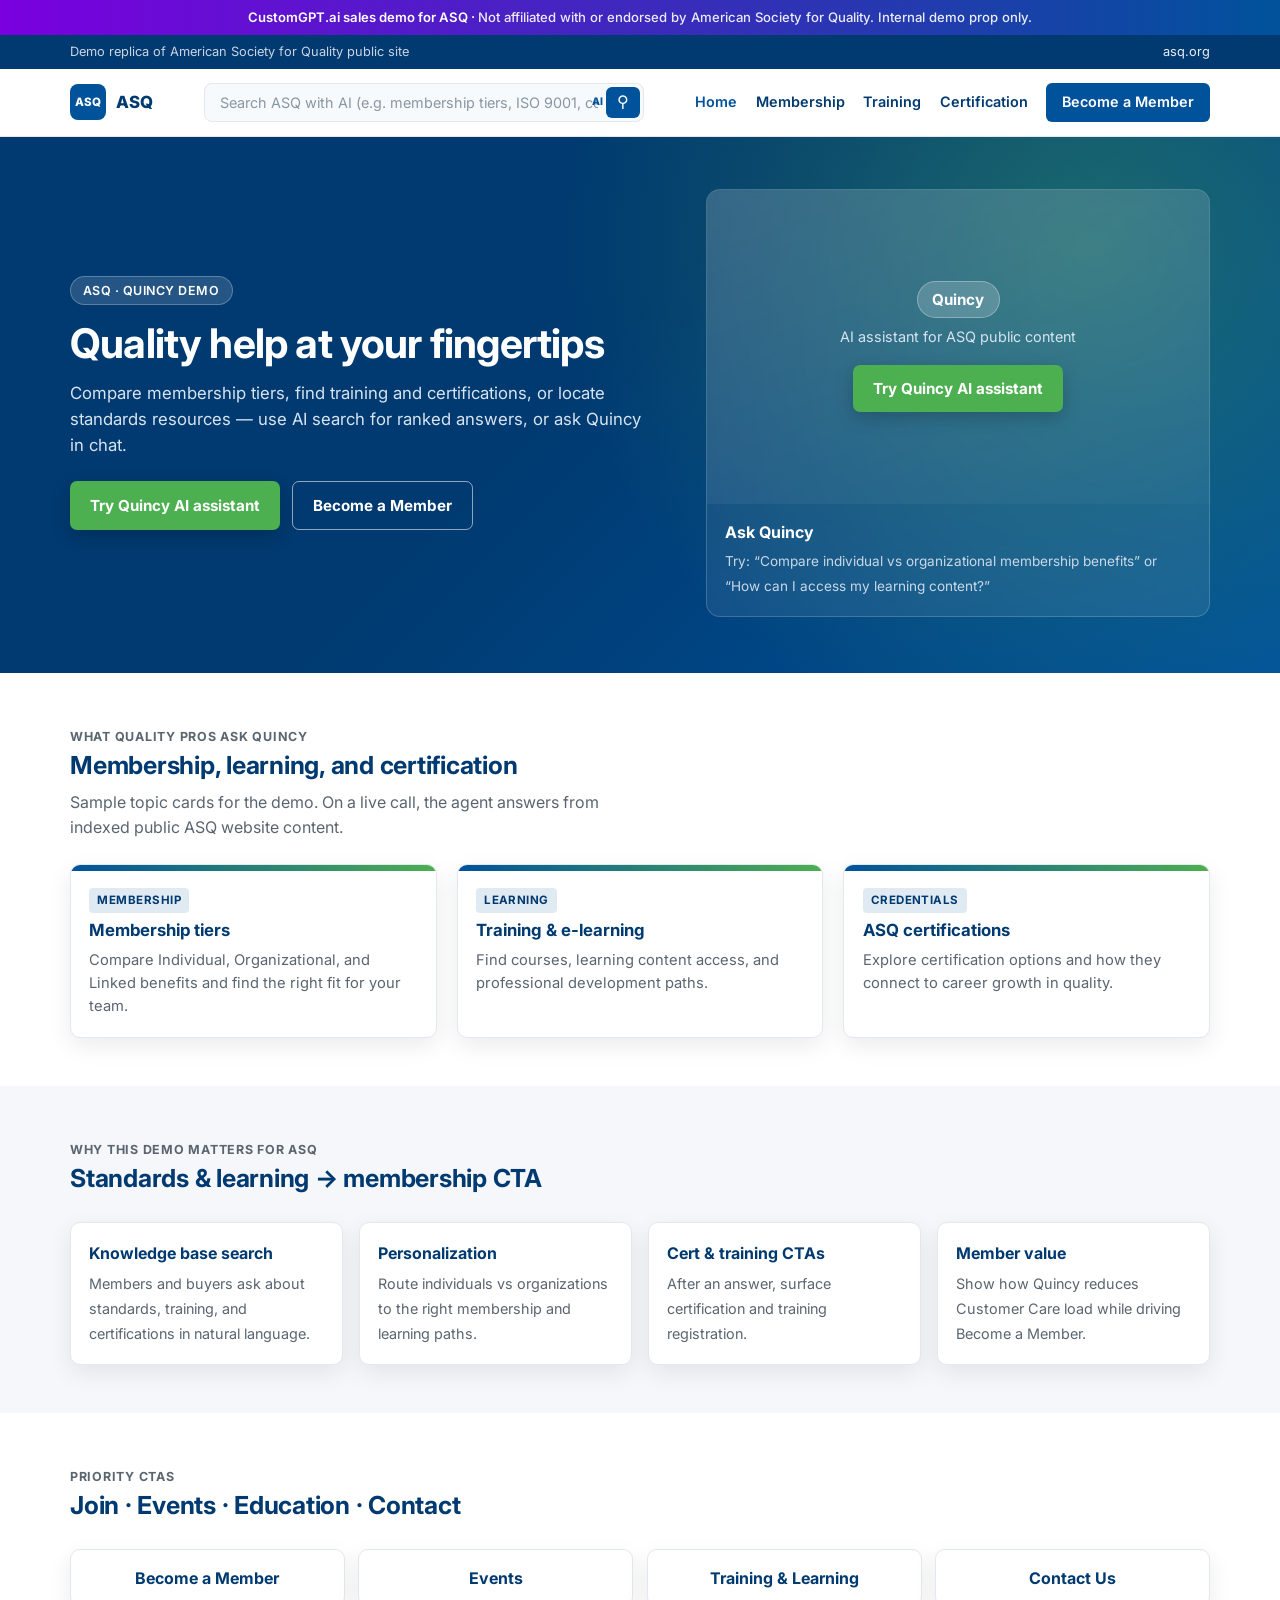
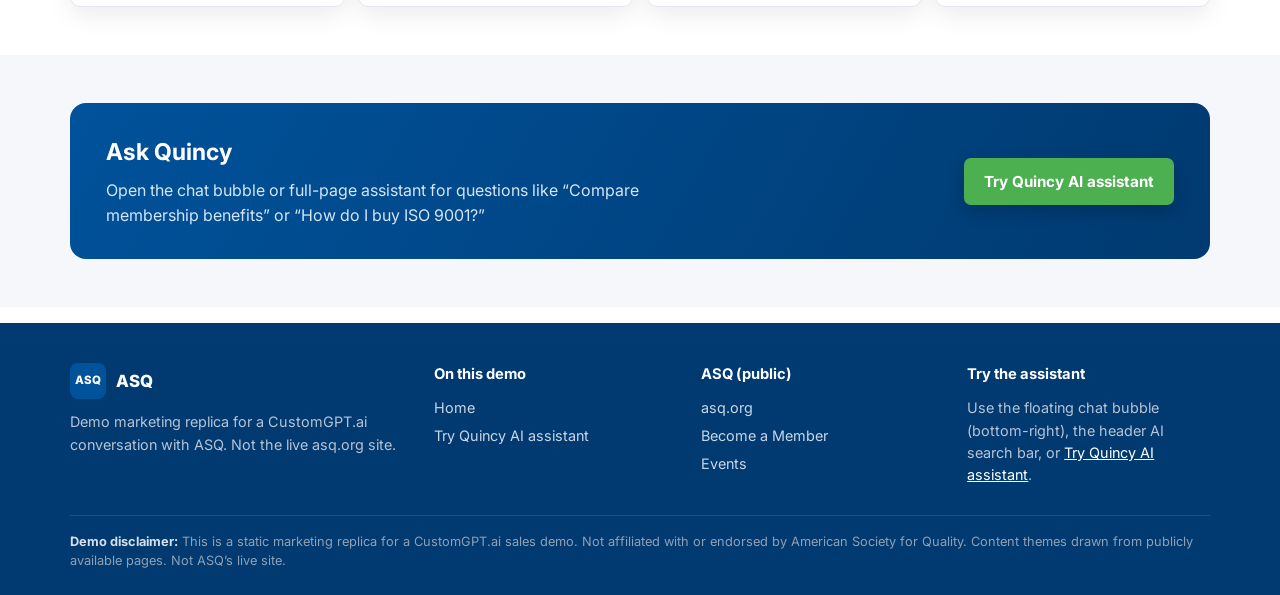
<file: asq-quincy-demo/index.html>
<!DOCTYPE html>
<html lang="en">
<head>
<meta charset="utf-8">
<meta name="viewport" content="width=device-width, initial-scale=1">
<meta name="robots" content="noindex, nofollow">
<title>ASQ | Quincy Demo — CustomGPT.ai</title>
<meta name="description" content="CustomGPT.ai sales demo replica for American Society for Quality featuring Quincy AI assistant, SGE search, and live chat.">
<link rel="preconnect" href="https://fonts.googleapis.com">
<link href="https://fonts.googleapis.com/css2?family=Inter:wght@400;500;600;700;800&display=swap" rel="stylesheet">
<link rel="stylesheet" href="css/styles.css">
<script src="config.js"></script>
</head>
<body>
<div class="demo-banner">CustomGPT.ai sales demo for ASQ &middot; <span>Not affiliated with or endorsed by American Society for Quality. Internal demo prop only.</span></div>
<div class="topbar"><div class="container">
  <div>Demo replica of American Society for Quality public site</div>
  <div><a href="https://asq.org/" target="_blank" rel="noopener">asq.org</a></div>
</div></div>
<header class="site-header"><div class="container">
  <a class="logo-mark logo" href="index.html"><span class="logo-badge">ASQ</span> ASQ</a>
  <div class="demo-hsearch">
    <form id="demo-search-form" action="#" method="get" role="search">
      <input id="demo-hsearch" name="q" autocomplete="off" placeholder="Search ASQ with AI (e.g. membership tiers, ISO 9001, certification)" aria-label="Search ASQ with AI (e.g. membership tiers, ISO 9001, certification)">
      <span class="ai-tag">AI</span>
      <button class="go" type="submit" aria-label="Search">&#9906;</button>
    </form>
    <div id="demo-searchdrop" class="demo-searchdrop" role="dialog" aria-label="AI search results">
      <div class="sd-head"><span><span class="lab">AI Search</span> &nbsp;<span id="demo-sd-q"></span></span>
        <button type="button" class="sd-close" onclick="demoCloseSearchDrop()" aria-label="Close">×</button>
      </div>
      <div id="customgpt_search"></div>
    </div>
  </div>
<button class="nav-toggle" type="button" aria-label="Menu">Menu</button>
  <nav class="nav">
    <a href="index.html" class="active">Home</a>
    <a href="https://asq.org/membership" target="_blank" rel="noopener">Membership</a>
    <a href="https://asq.org/training" target="_blank" rel="noopener">Training</a>
    <a href="https://asq.org/cert" target="_blank" rel="noopener">Certification</a>
    <a href="https://asq.org/membership" class="btn" target="_blank" rel="noopener">Become a Member</a>
  </nav>
</div></header>

<section class="hero"><div class="container">
  <div>
    <div class="hero-kicker">ASQ · Quincy demo</div>
    <h1>Quality help at your fingertips</h1>
    <p>Compare membership tiers, find training and certifications, or locate standards resources — use AI search for ranked answers, or ask Quincy in chat.</p>
    <div class="hero-actions">
      <a class="btn-primary btn-try" href="assistant.html">Try Quincy AI assistant</a>
      <a class="btn-secondary" href="https://asq.org/membership" target="_blank" rel="noopener">Become a Member</a>
    </div>
  </div>
  <div class="hero-card">
    <div class="hero-card-top">
      <div class="agent-pill">Quincy</div>
      <p>AI assistant for ASQ public content</p>
      <a class="btn-primary btn-try" href="assistant.html" style="margin-top:0.5rem">Try Quincy AI assistant</a>
    </div>
    <div class="meta">
      <strong>Ask Quincy</strong>
      <span>Try: “Compare individual vs organizational membership benefits” or “How can I access my learning content?”</span>
    </div>
  </div>
</div></section>

<section class="section"><div class="container">
  <div class="section-head">
    <div>
      <p class="eyebrow">What quality pros ask Quincy</p>
      <h2>Membership, learning, and certification</h2>
      <p>Sample topic cards for the demo. On a live call, the agent answers from indexed public ASQ website content.</p>
    </div>
  </div>
  <div class="grid grid-3">
    <article class="card">
      <div class="card-accent"></div>
      <div class="card-body">
        <span class="tag">Membership</span>
        <h3>Membership tiers</h3>
        <p>Compare Individual, Organizational, and Linked benefits and find the right fit for your team.</p>
      </div>
    </article>
    <article class="card">
      <div class="card-accent"></div>
      <div class="card-body">
        <span class="tag">Learning</span>
        <h3>Training &amp; e-learning</h3>
        <p>Find courses, learning content access, and professional development paths.</p>
      </div>
    </article>
    <article class="card">
      <div class="card-accent"></div>
      <div class="card-body">
        <span class="tag">Credentials</span>
        <h3>ASQ certifications</h3>
        <p>Explore certification options and how they connect to career growth in quality.</p>
      </div>
    </article>
  </div>
</div></section>

<section class="section alt"><div class="container">
  <div class="section-head">
    <div>
      <p class="eyebrow">Why this demo matters for ASQ</p>
      <h2>Standards &amp; learning → membership CTA</h2>
    </div>
  </div>
  <div class="value-strip">
    <div class="value-item"><strong>Knowledge base search</strong><span>Members and buyers ask about standards, training, and certifications in natural language.</span></div>
    <div class="value-item"><strong>Personalization</strong><span>Route individuals vs organizations to the right membership and learning paths.</span></div>
    <div class="value-item"><strong>Cert &amp; training CTAs</strong><span>After an answer, surface certification and training registration.</span></div>
    <div class="value-item"><strong>Member value</strong><span>Show how Quincy reduces Customer Care load while driving Become a Member.</span></div>
  </div>
</div></section>

<section class="section"><div class="container">
  <div class="section-head">
    <div>
      <p class="eyebrow">Priority CTAs</p>
      <h2>Join · Events · Education · Contact</h2>
    </div>
  </div>
  <div class="cta-strip">
    <a class="cta-pill" href="https://asq.org/membership" target="_blank" rel="noopener">Become a Member</a>
    <a class="cta-pill" href="https://asq.org/events" target="_blank" rel="noopener">Events</a>
    <a class="cta-pill" href="https://asq.org/training" target="_blank" rel="noopener">Training &amp; Learning</a>
    <a class="cta-pill" href="https://asq.org/contact-us" target="_blank" rel="noopener">Contact Us</a>
  </div>
</div></section>

<section class="section alt"><div class="container">
  <div class="cta-band">
    <div>
      <h2>Ask Quincy</h2>
      <p>Open the chat bubble or full-page assistant for questions like “Compare membership benefits” or “How do I buy ISO 9001?”</p>
    </div>
    <a class="btn-primary btn-try" href="assistant.html">Try Quincy AI assistant</a>
  </div>
</div></section>

<footer class="site-footer"><div class="container">
  <div class="footer-grid">
    <div>
      <div class="logo-mark" style="color:#fff;margin-bottom:0.75rem;"><span class="logo-badge">ASQ</span> ASQ</div>
      <p style="margin:0;font-size:0.9rem;max-width:22rem;">Demo marketing replica for a CustomGPT.ai conversation with ASQ. Not the live asq.org site.</p>
    </div>
    <div>
      <h4>On this demo</h4>
      <a href="index.html">Home</a>
      <a href="assistant.html">Try Quincy AI assistant</a>
    </div>
    <div>
      <h4>ASQ (public)</h4>
      <a href="https://asq.org/" target="_blank" rel="noopener">asq.org</a>
      <a href="https://asq.org/membership" target="_blank" rel="noopener">Become a Member</a>
      <a href="https://asq.org/events" target="_blank" rel="noopener">Events</a>
    </div>
    <div>
      <h4>Try the assistant</h4>
      <p style="margin:0;font-size:0.9rem;">Use the floating chat bubble (bottom-right), the header AI search bar, or <a href="assistant.html" style="display:inline;color:#fff;text-decoration:underline;">Try Quincy AI assistant</a>.</p>
    </div>
  </div>
  <div class="footer-note"><strong>Demo disclaimer:</strong> This is a static marketing replica for a CustomGPT.ai sales demo. Not affiliated with or endorsed by American Society for Quality. Content themes drawn from publicly available pages. Not ASQ&rsquo;s live site.</div>
</div></footer>
<script src="js/main.js"></script>
</body>
</html>
</file>
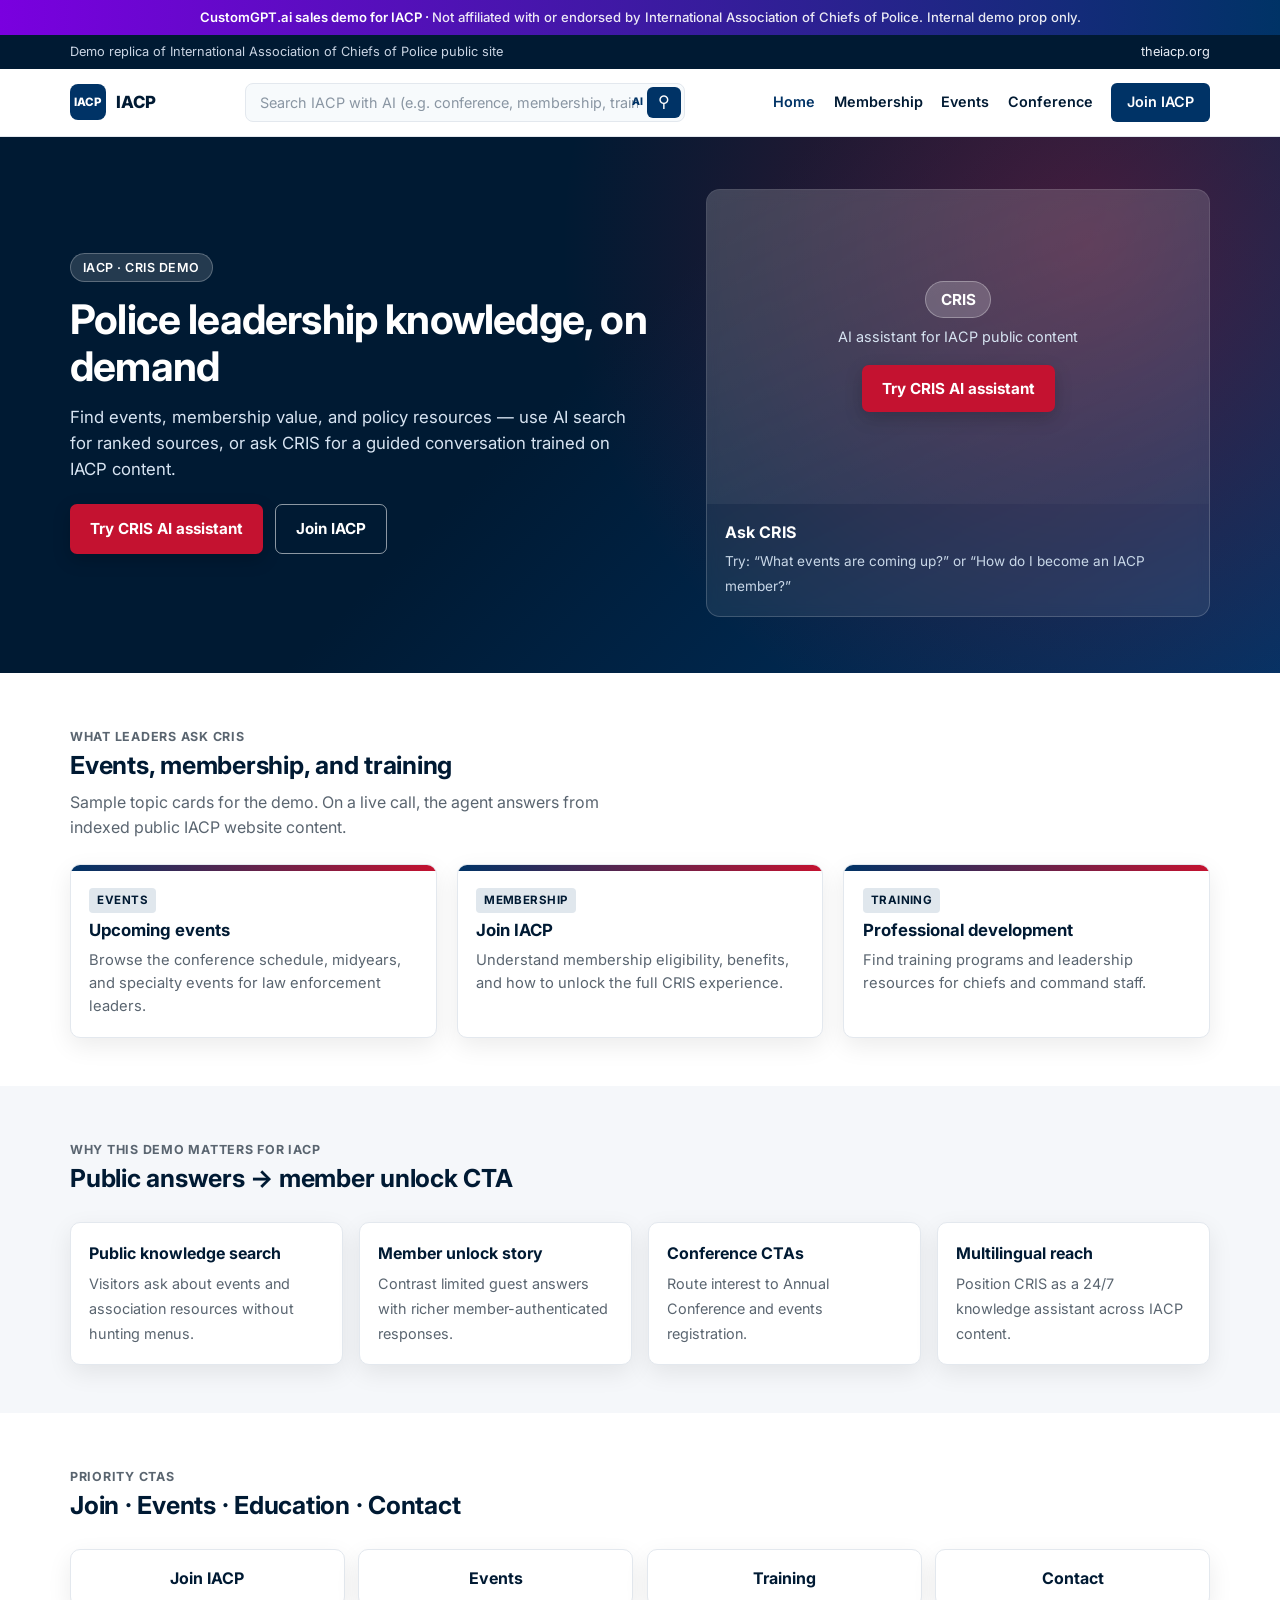
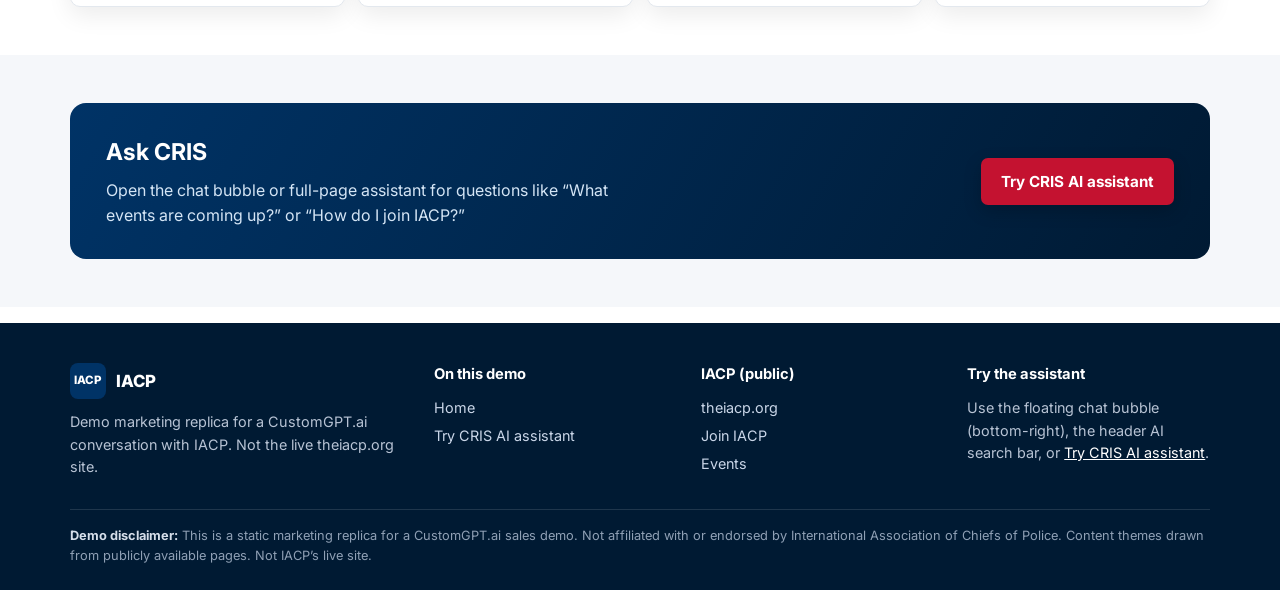
<file: iacp-cris-demo/index.html>
<!DOCTYPE html>
<html lang="en">
<head>
<meta charset="utf-8">
<meta name="viewport" content="width=device-width, initial-scale=1">
<meta name="robots" content="noindex, nofollow">
<title>IACP | CRIS Demo — CustomGPT.ai</title>
<meta name="description" content="CustomGPT.ai sales demo replica for International Association of Chiefs of Police featuring CRIS AI assistant, SGE search, and live chat.">
<link rel="preconnect" href="https://fonts.googleapis.com">
<link href="https://fonts.googleapis.com/css2?family=Inter:wght@400;500;600;700;800&display=swap" rel="stylesheet">
<link rel="stylesheet" href="css/styles.css">
<script src="config.js"></script>
</head>
<body>
<div class="demo-banner">CustomGPT.ai sales demo for IACP &middot; <span>Not affiliated with or endorsed by International Association of Chiefs of Police. Internal demo prop only.</span></div>
<div class="topbar"><div class="container">
  <div>Demo replica of International Association of Chiefs of Police public site</div>
  <div><a href="https://www.theiacp.org/" target="_blank" rel="noopener">theiacp.org</a></div>
</div></div>
<header class="site-header"><div class="container">
  <a class="logo-mark logo" href="index.html"><span class="logo-badge">IACP</span> IACP</a>
  <div class="demo-hsearch">
    <form id="demo-search-form" action="#" method="get" role="search">
      <input id="demo-hsearch" name="q" autocomplete="off" placeholder="Search IACP with AI (e.g. conference, membership, training)" aria-label="Search IACP with AI (e.g. conference, membership, training)">
      <span class="ai-tag">AI</span>
      <button class="go" type="submit" aria-label="Search">&#9906;</button>
    </form>
    <div id="demo-searchdrop" class="demo-searchdrop" role="dialog" aria-label="AI search results">
      <div class="sd-head"><span><span class="lab">AI Search</span> &nbsp;<span id="demo-sd-q"></span></span>
        <button type="button" class="sd-close" onclick="demoCloseSearchDrop()" aria-label="Close">×</button>
      </div>
      <div id="customgpt_search"></div>
    </div>
  </div>
<button class="nav-toggle" type="button" aria-label="Menu">Menu</button>
  <nav class="nav">
    <a href="index.html" class="active">Home</a>
    <a href="https://www.theiacp.org/membership" target="_blank" rel="noopener">Membership</a>
    <a href="https://www.theiacp.org/events" target="_blank" rel="noopener">Events</a>
    <a href="https://www.theiacp.org/conference" target="_blank" rel="noopener">Conference</a>
    <a href="https://www.theiacp.org/membership" class="btn" target="_blank" rel="noopener">Join IACP</a>
  </nav>
</div></header>

<section class="hero"><div class="container">
  <div>
    <div class="hero-kicker">IACP · CRIS demo</div>
    <h1>Police leadership knowledge, on demand</h1>
    <p>Find events, membership value, and policy resources — use AI search for ranked sources, or ask CRIS for a guided conversation trained on IACP content.</p>
    <div class="hero-actions">
      <a class="btn-primary btn-try" href="assistant.html">Try CRIS AI assistant</a>
      <a class="btn-secondary" href="https://www.theiacp.org/membership" target="_blank" rel="noopener">Join IACP</a>
    </div>
  </div>
  <div class="hero-card">
    <div class="hero-card-top">
      <div class="agent-pill">CRIS</div>
      <p>AI assistant for IACP public content</p>
      <a class="btn-primary btn-try" href="assistant.html" style="margin-top:0.5rem">Try CRIS AI assistant</a>
    </div>
    <div class="meta">
      <strong>Ask CRIS</strong>
      <span>Try: “What events are coming up?” or “How do I become an IACP member?”</span>
    </div>
  </div>
</div></section>

<section class="section"><div class="container">
  <div class="section-head">
    <div>
      <p class="eyebrow">What leaders ask CRIS</p>
      <h2>Events, membership, and training</h2>
      <p>Sample topic cards for the demo. On a live call, the agent answers from indexed public IACP website content.</p>
    </div>
  </div>
  <div class="grid grid-3">
    <article class="card">
      <div class="card-accent"></div>
      <div class="card-body">
        <span class="tag">Events</span>
        <h3>Upcoming events</h3>
        <p>Browse the conference schedule, midyears, and specialty events for law enforcement leaders.</p>
      </div>
    </article>
    <article class="card">
      <div class="card-accent"></div>
      <div class="card-body">
        <span class="tag">Membership</span>
        <h3>Join IACP</h3>
        <p>Understand membership eligibility, benefits, and how to unlock the full CRIS experience.</p>
      </div>
    </article>
    <article class="card">
      <div class="card-accent"></div>
      <div class="card-body">
        <span class="tag">Training</span>
        <h3>Professional development</h3>
        <p>Find training programs and leadership resources for chiefs and command staff.</p>
      </div>
    </article>
  </div>
</div></section>

<section class="section alt"><div class="container">
  <div class="section-head">
    <div>
      <p class="eyebrow">Why this demo matters for IACP</p>
      <h2>Public answers → member unlock CTA</h2>
    </div>
  </div>
  <div class="value-strip">
    <div class="value-item"><strong>Public knowledge search</strong><span>Visitors ask about events and association resources without hunting menus.</span></div>
    <div class="value-item"><strong>Member unlock story</strong><span>Contrast limited guest answers with richer member-authenticated responses.</span></div>
    <div class="value-item"><strong>Conference CTAs</strong><span>Route interest to Annual Conference and events registration.</span></div>
    <div class="value-item"><strong>Multilingual reach</strong><span>Position CRIS as a 24/7 knowledge assistant across IACP content.</span></div>
  </div>
</div></section>

<section class="section"><div class="container">
  <div class="section-head">
    <div>
      <p class="eyebrow">Priority CTAs</p>
      <h2>Join · Events · Education · Contact</h2>
    </div>
  </div>
  <div class="cta-strip">
    <a class="cta-pill" href="https://www.theiacp.org/membership" target="_blank" rel="noopener">Join IACP</a>
    <a class="cta-pill" href="https://www.theiacp.org/events" target="_blank" rel="noopener">Events</a>
    <a class="cta-pill" href="https://www.theiacp.org/training" target="_blank" rel="noopener">Training</a>
    <a class="cta-pill" href="https://www.theiacp.org/contact" target="_blank" rel="noopener">Contact</a>
  </div>
</div></section>

<section class="section alt"><div class="container">
  <div class="cta-band">
    <div>
      <h2>Ask CRIS</h2>
      <p>Open the chat bubble or full-page assistant for questions like “What events are coming up?” or “How do I join IACP?”</p>
    </div>
    <a class="btn-primary btn-try" href="assistant.html">Try CRIS AI assistant</a>
  </div>
</div></section>

<footer class="site-footer"><div class="container">
  <div class="footer-grid">
    <div>
      <div class="logo-mark" style="color:#fff;margin-bottom:0.75rem;"><span class="logo-badge">IACP</span> IACP</div>
      <p style="margin:0;font-size:0.9rem;max-width:22rem;">Demo marketing replica for a CustomGPT.ai conversation with IACP. Not the live theiacp.org site.</p>
    </div>
    <div>
      <h4>On this demo</h4>
      <a href="index.html">Home</a>
      <a href="assistant.html">Try CRIS AI assistant</a>
    </div>
    <div>
      <h4>IACP (public)</h4>
      <a href="https://www.theiacp.org/" target="_blank" rel="noopener">theiacp.org</a>
      <a href="https://www.theiacp.org/membership" target="_blank" rel="noopener">Join IACP</a>
      <a href="https://www.theiacp.org/events" target="_blank" rel="noopener">Events</a>
    </div>
    <div>
      <h4>Try the assistant</h4>
      <p style="margin:0;font-size:0.9rem;">Use the floating chat bubble (bottom-right), the header AI search bar, or <a href="assistant.html" style="display:inline;color:#fff;text-decoration:underline;">Try CRIS AI assistant</a>.</p>
    </div>
  </div>
  <div class="footer-note"><strong>Demo disclaimer:</strong> This is a static marketing replica for a CustomGPT.ai sales demo. Not affiliated with or endorsed by International Association of Chiefs of Police. Content themes drawn from publicly available pages. Not IACP&rsquo;s live site.</div>
</div></footer>
<script src="js/main.js"></script>
</body>
</html>
</file>
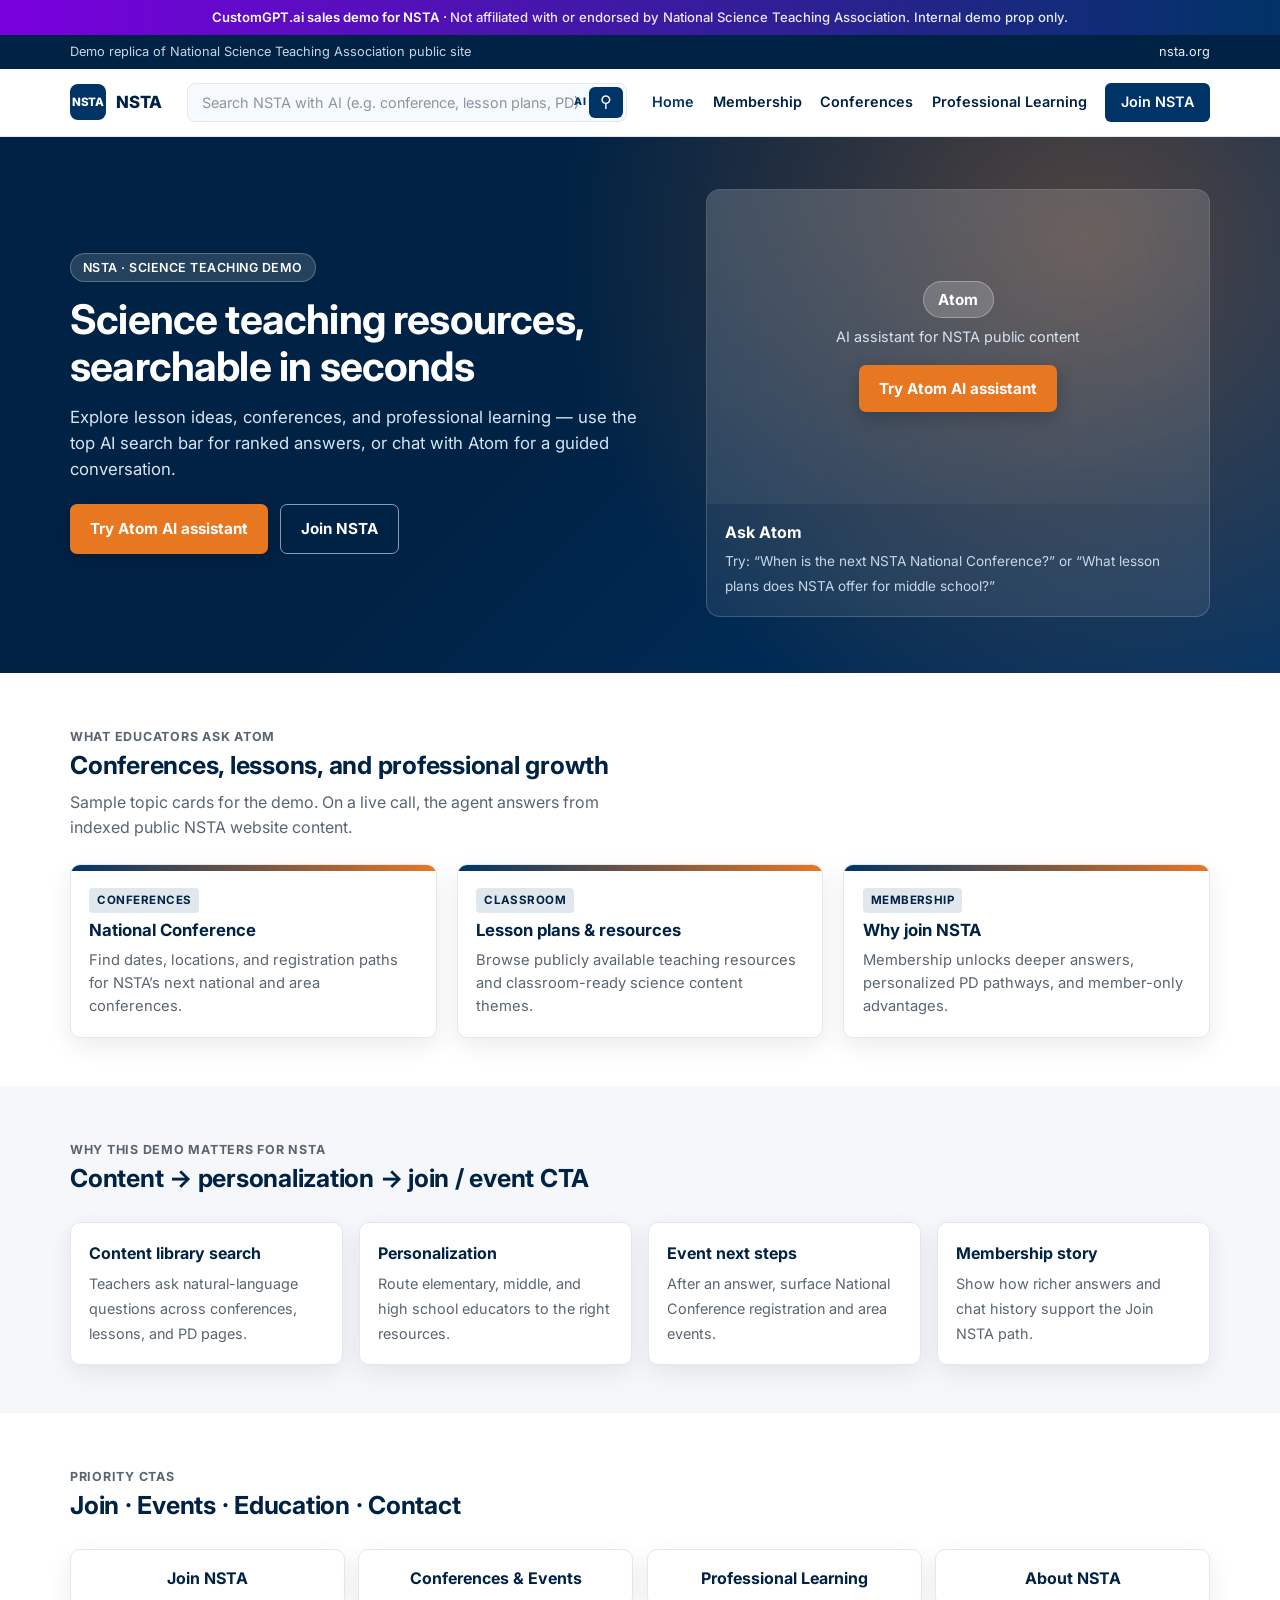
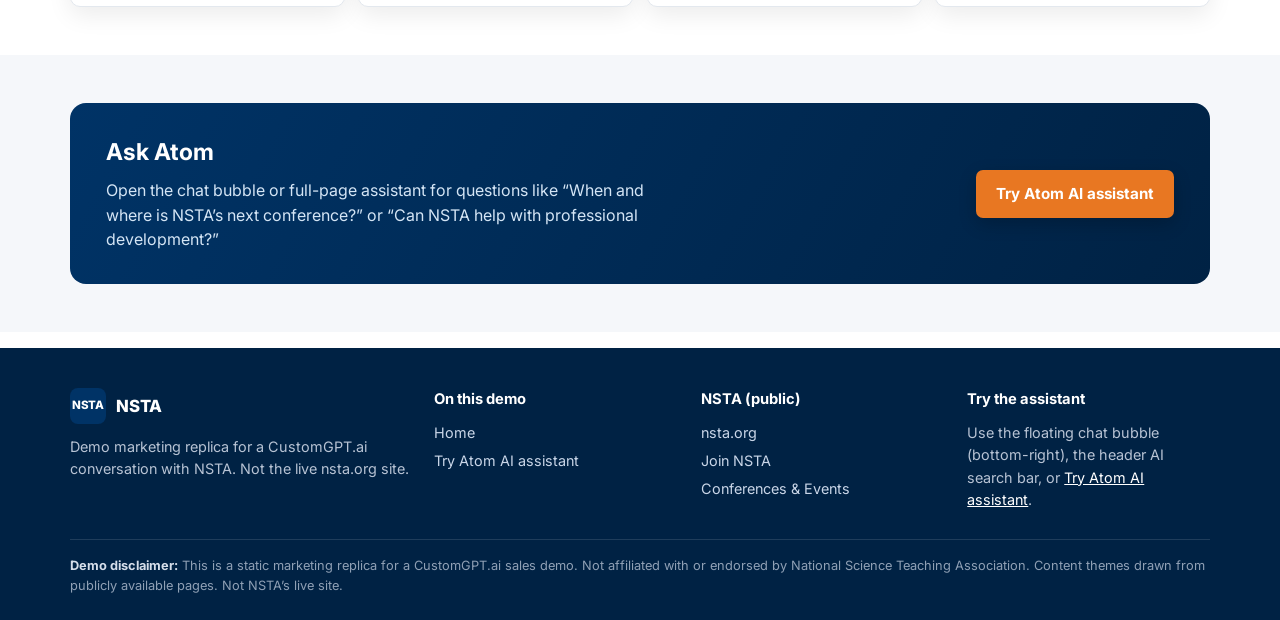
<file: nsta-atom-demo/index.html>
<!DOCTYPE html>
<html lang="en">
<head>
<meta charset="utf-8">
<meta name="viewport" content="width=device-width, initial-scale=1">
<meta name="robots" content="noindex, nofollow">
<title>NSTA | Atom Demo — CustomGPT.ai</title>
<meta name="description" content="CustomGPT.ai sales demo replica for National Science Teaching Association featuring Atom AI assistant, SGE search, and live chat.">
<link rel="preconnect" href="https://fonts.googleapis.com">
<link href="https://fonts.googleapis.com/css2?family=Inter:wght@400;500;600;700;800&display=swap" rel="stylesheet">
<link rel="stylesheet" href="css/styles.css">
<script src="config.js"></script>
</head>
<body>
<div class="demo-banner">CustomGPT.ai sales demo for NSTA &middot; <span>Not affiliated with or endorsed by National Science Teaching Association. Internal demo prop only.</span></div>
<div class="topbar"><div class="container">
  <div>Demo replica of National Science Teaching Association public site</div>
  <div><a href="https://www.nsta.org/" target="_blank" rel="noopener">nsta.org</a></div>
</div></div>
<header class="site-header"><div class="container">
  <a class="logo-mark logo" href="index.html"><span class="logo-badge">NSTA</span> NSTA</a>
  <div class="demo-hsearch">
    <form id="demo-search-form" action="#" method="get" role="search">
      <input id="demo-hsearch" name="q" autocomplete="off" placeholder="Search NSTA with AI (e.g. conference, lesson plans, PD)" aria-label="Search NSTA with AI (e.g. conference, lesson plans, PD)">
      <span class="ai-tag">AI</span>
      <button class="go" type="submit" aria-label="Search">&#9906;</button>
    </form>
    <div id="demo-searchdrop" class="demo-searchdrop" role="dialog" aria-label="AI search results">
      <div class="sd-head"><span><span class="lab">AI Search</span> &nbsp;<span id="demo-sd-q"></span></span>
        <button type="button" class="sd-close" onclick="demoCloseSearchDrop()" aria-label="Close">×</button>
      </div>
      <div id="customgpt_search"></div>
    </div>
  </div>
<button class="nav-toggle" type="button" aria-label="Menu">Menu</button>
  <nav class="nav">
    <a href="index.html" class="active">Home</a>
    <a href="https://www.nsta.org/membership" target="_blank" rel="noopener">Membership</a>
    <a href="https://www.nsta.org/conferences-and-events" target="_blank" rel="noopener">Conferences</a>
    <a href="https://portal.nsta.org/professional-learning" target="_blank" rel="noopener">Professional Learning</a>
    <a href="https://www.nsta.org/membership" class="btn" target="_blank" rel="noopener">Join NSTA</a>
  </nav>
</div></header>

<section class="hero"><div class="container">
  <div>
    <div class="hero-kicker">NSTA · Science teaching demo</div>
    <h1>Science teaching resources, searchable in seconds</h1>
    <p>Explore lesson ideas, conferences, and professional learning — use the top AI search bar for ranked answers, or chat with Atom for a guided conversation.</p>
    <div class="hero-actions">
      <a class="btn-primary btn-try" href="assistant.html">Try Atom AI assistant</a>
      <a class="btn-secondary" href="https://www.nsta.org/membership" target="_blank" rel="noopener">Join NSTA</a>
    </div>
  </div>
  <div class="hero-card">
    <div class="hero-card-top">
      <div class="agent-pill">Atom</div>
      <p>AI assistant for NSTA public content</p>
      <a class="btn-primary btn-try" href="assistant.html" style="margin-top:0.5rem">Try Atom AI assistant</a>
    </div>
    <div class="meta">
      <strong>Ask Atom</strong>
      <span>Try: “When is the next NSTA National Conference?” or “What lesson plans does NSTA offer for middle school?”</span>
    </div>
  </div>
</div></section>

<section class="section"><div class="container">
  <div class="section-head">
    <div>
      <p class="eyebrow">What educators ask Atom</p>
      <h2>Conferences, lessons, and professional growth</h2>
      <p>Sample topic cards for the demo. On a live call, the agent answers from indexed public NSTA website content.</p>
    </div>
  </div>
  <div class="grid grid-3">
    <article class="card">
      <div class="card-accent"></div>
      <div class="card-body">
        <span class="tag">Conferences</span>
        <h3>National Conference</h3>
        <p>Find dates, locations, and registration paths for NSTA’s next national and area conferences.</p>
      </div>
    </article>
    <article class="card">
      <div class="card-accent"></div>
      <div class="card-body">
        <span class="tag">Classroom</span>
        <h3>Lesson plans &amp; resources</h3>
        <p>Browse publicly available teaching resources and classroom-ready science content themes.</p>
      </div>
    </article>
    <article class="card">
      <div class="card-accent"></div>
      <div class="card-body">
        <span class="tag">Membership</span>
        <h3>Why join NSTA</h3>
        <p>Membership unlocks deeper answers, personalized PD pathways, and member-only advantages.</p>
      </div>
    </article>
  </div>
</div></section>

<section class="section alt"><div class="container">
  <div class="section-head">
    <div>
      <p class="eyebrow">Why this demo matters for NSTA</p>
      <h2>Content → personalization → join / event CTA</h2>
    </div>
  </div>
  <div class="value-strip">
    <div class="value-item"><strong>Content library search</strong><span>Teachers ask natural-language questions across conferences, lessons, and PD pages.</span></div>
    <div class="value-item"><strong>Personalization</strong><span>Route elementary, middle, and high school educators to the right resources.</span></div>
    <div class="value-item"><strong>Event next steps</strong><span>After an answer, surface National Conference registration and area events.</span></div>
    <div class="value-item"><strong>Membership story</strong><span>Show how richer answers and chat history support the Join NSTA path.</span></div>
  </div>
</div></section>

<section class="section"><div class="container">
  <div class="section-head">
    <div>
      <p class="eyebrow">Priority CTAs</p>
      <h2>Join · Events · Education · Contact</h2>
    </div>
  </div>
  <div class="cta-strip">
    <a class="cta-pill" href="https://www.nsta.org/membership" target="_blank" rel="noopener">Join NSTA</a>
    <a class="cta-pill" href="https://www.nsta.org/conferences-and-events" target="_blank" rel="noopener">Conferences &amp; Events</a>
    <a class="cta-pill" href="https://portal.nsta.org/professional-learning" target="_blank" rel="noopener">Professional Learning</a>
    <a class="cta-pill" href="https://www.nsta.org/overview" target="_blank" rel="noopener">About NSTA</a>
  </div>
</div></section>

<section class="section alt"><div class="container">
  <div class="cta-band">
    <div>
      <h2>Ask Atom</h2>
      <p>Open the chat bubble or full-page assistant for questions like “When and where is NSTA’s next conference?” or “Can NSTA help with professional development?”</p>
    </div>
    <a class="btn-primary btn-try" href="assistant.html">Try Atom AI assistant</a>
  </div>
</div></section>

<footer class="site-footer"><div class="container">
  <div class="footer-grid">
    <div>
      <div class="logo-mark" style="color:#fff;margin-bottom:0.75rem;"><span class="logo-badge">NSTA</span> NSTA</div>
      <p style="margin:0;font-size:0.9rem;max-width:22rem;">Demo marketing replica for a CustomGPT.ai conversation with NSTA. Not the live nsta.org site.</p>
    </div>
    <div>
      <h4>On this demo</h4>
      <a href="index.html">Home</a>
      <a href="assistant.html">Try Atom AI assistant</a>
    </div>
    <div>
      <h4>NSTA (public)</h4>
      <a href="https://www.nsta.org/" target="_blank" rel="noopener">nsta.org</a>
      <a href="https://www.nsta.org/membership" target="_blank" rel="noopener">Join NSTA</a>
      <a href="https://www.nsta.org/conferences-and-events" target="_blank" rel="noopener">Conferences &amp; Events</a>
    </div>
    <div>
      <h4>Try the assistant</h4>
      <p style="margin:0;font-size:0.9rem;">Use the floating chat bubble (bottom-right), the header AI search bar, or <a href="assistant.html" style="display:inline;color:#fff;text-decoration:underline;">Try Atom AI assistant</a>.</p>
    </div>
  </div>
  <div class="footer-note"><strong>Demo disclaimer:</strong> This is a static marketing replica for a CustomGPT.ai sales demo. Not affiliated with or endorsed by National Science Teaching Association. Content themes drawn from publicly available pages. Not NSTA&rsquo;s live site.</div>
</div></footer>
<script src="js/main.js"></script>
</body>
</html>
</file>
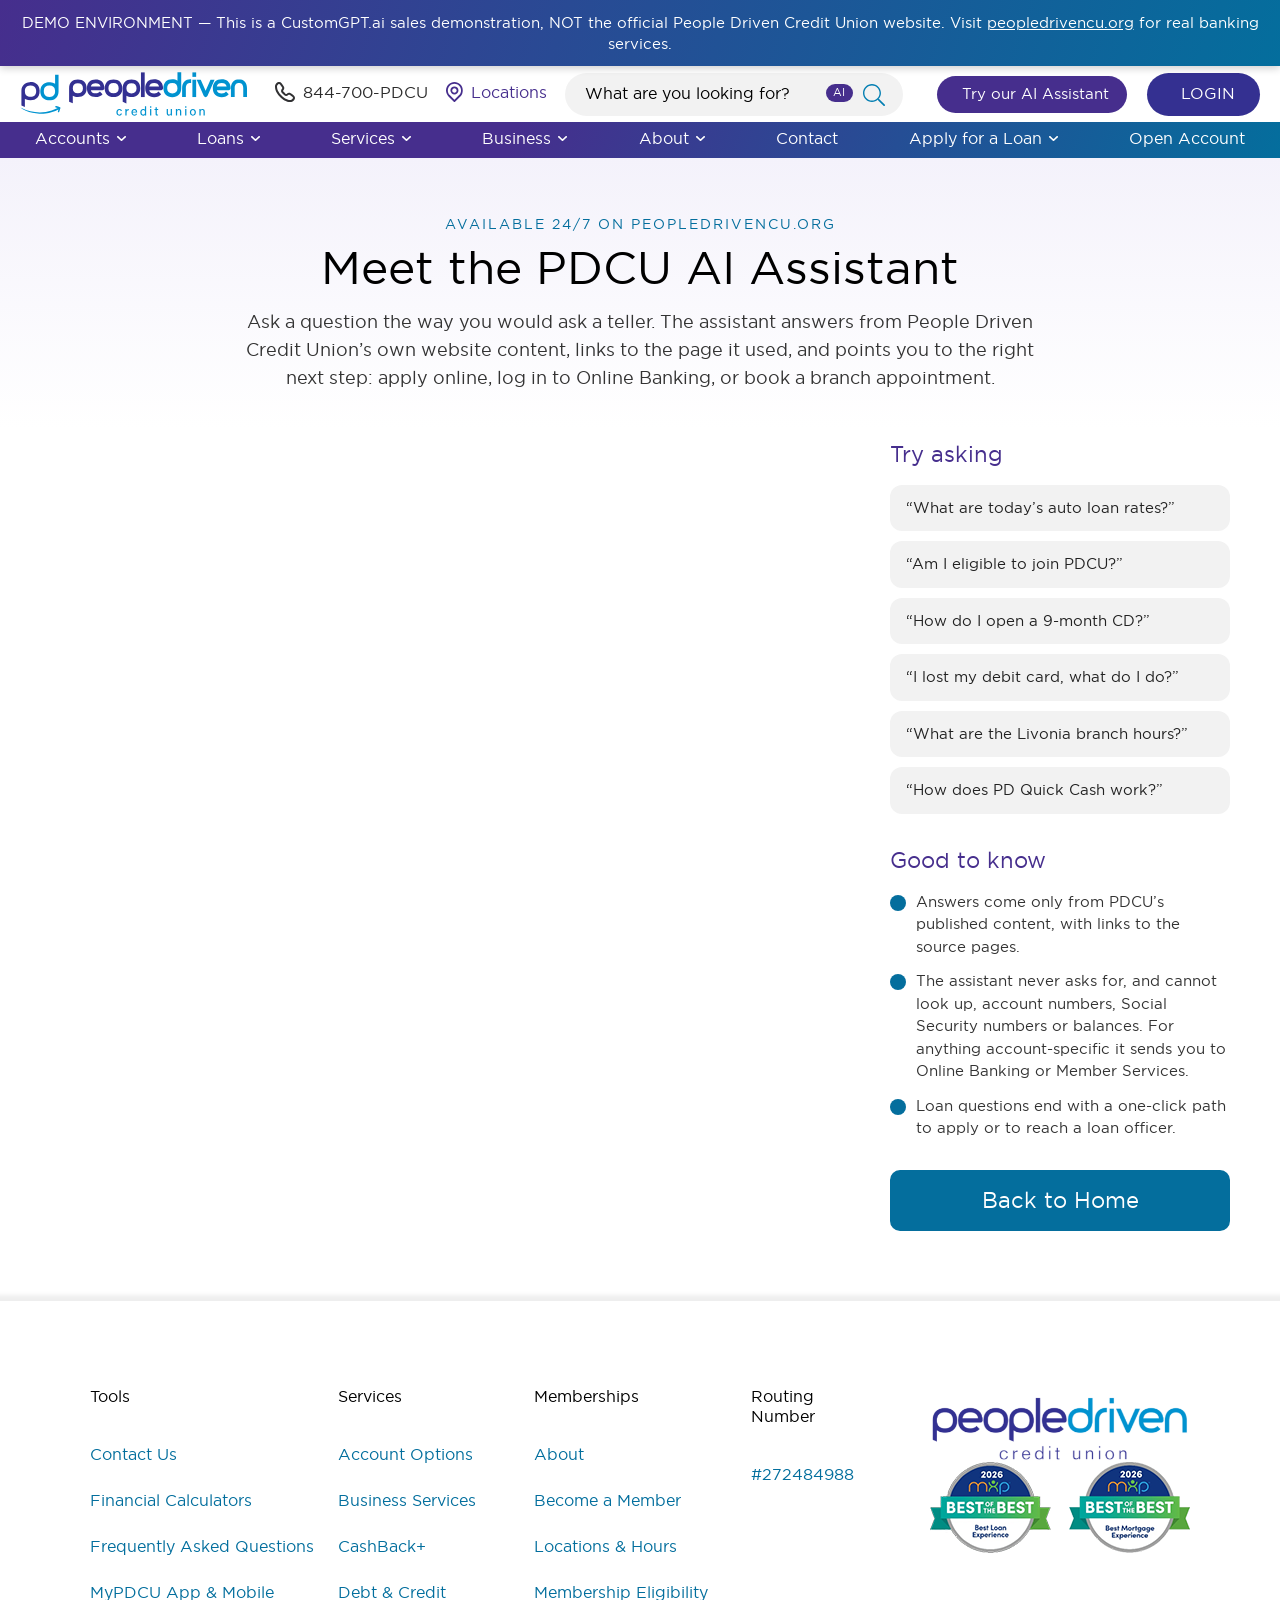
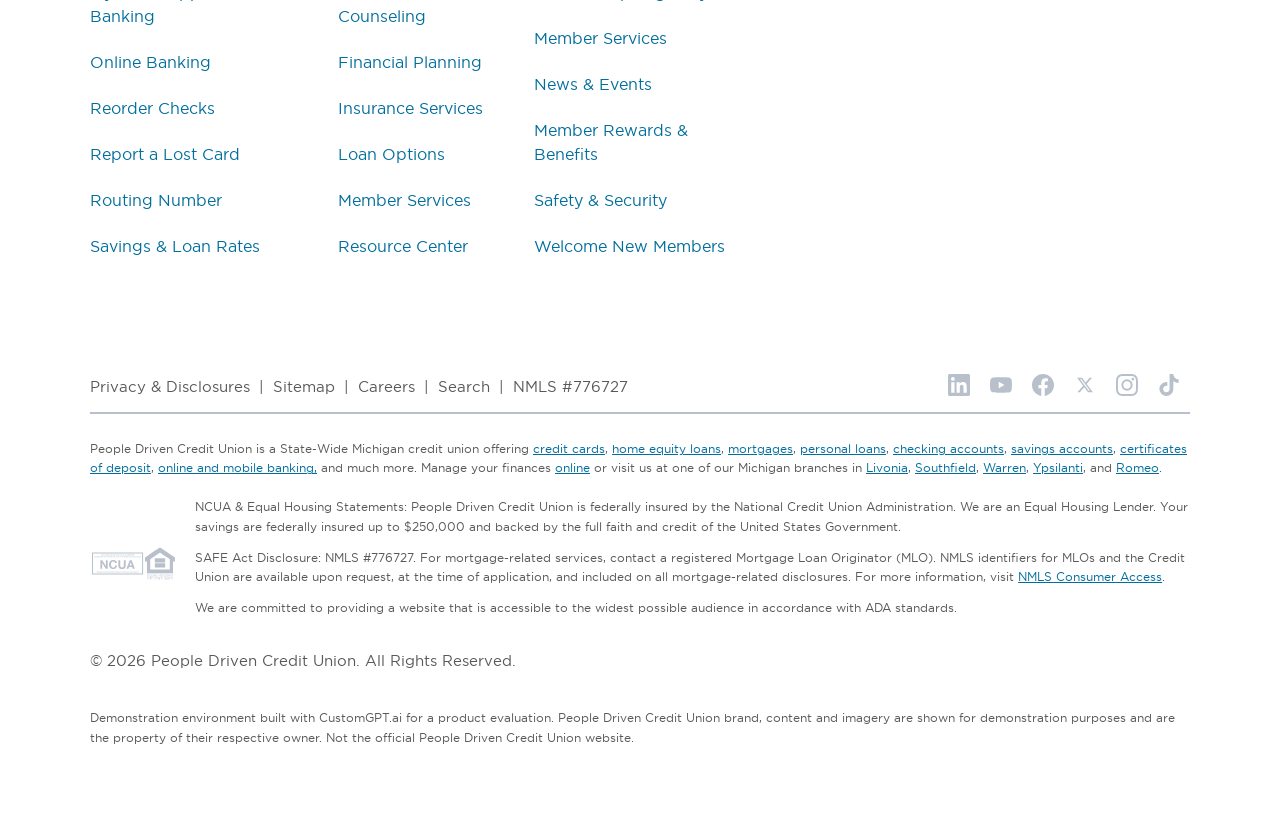
<file: assistant.html>
<!DOCTYPE html>
<html lang="en-US">
<head>
<meta charset="UTF-8">
<meta name="viewport" content="width=device-width, initial-scale=1">
<title>Try Our AI Assistant | People Driven Credit Union</title>
<meta name="description" content="Ask the People Driven Credit Union AI Assistant about accounts, loans, rates, branches and digital banking. Demo page.">
<meta name="robots" content="noindex, nofollow">
<link rel="icon" href="assets/img/pdcu-logo-200.png">
<link rel="preconnect" href="https://fonts.googleapis.com">
<link rel="preconnect" href="https://fonts.gstatic.com" crossorigin>
<link href="https://fonts.googleapis.com/css2?family=Great+Vibes&display=swap" rel="stylesheet">
<link rel="stylesheet" href="css/icons.css">
<link rel="stylesheet" href="css/styles.css">
<script src="config.js"></script>
<!-- DEMO SITE: a People Driven Credit Union-style homepage built to demonstrate a CustomGPT.ai website agent.
     Not the real peopledrivencu.org. Copy, rates and imagery captured from the public homepage on 2026-09-23. -->
</head>
<body class="page-assistant" data-no-float="1">

<div class="demo-banner">
  <strong>DEMO ENVIRONMENT</strong> — This is a CustomGPT.ai sales demonstration, NOT the official People Driven Credit Union website. Visit <a href="https://www.peopledrivencu.org/" target="_blank" rel="noopener">peopledrivencu.org</a> for real banking services.
</div>

<header class="g-header">
  <div class="g-header__top">
    <div class="wrap-1380 g-header__container">
      <a class="logo-primary" href="index.html" aria-label="People Driven Credit Union home">
        <img src="assets/img/logo-full.svg" alt="People Driven Credit Union" width="227" height="44">
      </a>
      <div class="phone-area"><a href="tel:+1-844-700-7328"><span class="text">844-700-PDCU</span></a></div>
      <div class="locations-area"><a href="https://www.peopledrivencu.org/about/locations-hours/"><span class="text">Locations</span></a></div>
      <div class="search-area">
        <div class="c-search">
          <form class="c-search__form" action="#" method="get">
            <input class="c-search__input" id="search" name="q" type="text" placeholder="What are you looking for?" aria-label="Search the site with AI" autocomplete="off">
            <span class="c-search__ai" aria-hidden="true">AI</span>
            <button type="submit" aria-label="Search"><img src="assets/icons/search.svg" alt="" width="23" height="23"></button>
          </form>
        </div>

        <!-- AI search results dropdown (CustomGPT.ai Search Generative Experience renders into #customgpt_chat) -->
        <section class="sge-panel" id="sgePanel" role="dialog" aria-labelledby="sgeTitle" hidden>
          <header class="sge-panel__head">
            <div class="sge-panel__titles">
              <span class="sge-panel__label" id="sgeTitle">AI Search</span>
              <span class="sge-panel__query" id="sgeQuery"></span>
            </div>
            <button class="sge-panel__close" id="sgeClose" type="button" aria-label="Close search results">&times;</button>
          </header>
          <div class="sge-panel__body">
            <div class="sge-panel__loading" id="sgeLoading"><span class="sge-panel__spinner"></span> Searching peopledrivencu.org&hellip;</div>
            <div id="customgpt_chat"></div>
          </div>
        </section>
      </div>
      <div class="navigation__right">
        <a class="try-ai" href="assistant.html"><svg viewBox="0 0 24 24" width="18" height="18" aria-hidden="true"><path d="M12 2l1.8 5.2L19 9l-5.2 1.8L12 16l-1.8-5.2L5 9l5.2-1.8L12 2zm7 11l.9 2.6L22.5 16.5l-2.6.9L19 20l-.9-2.6-2.6-.9 2.6-.9L19 13zM5 14l.7 2 2 .7-2 .7L5 19.4l-.7-2-2-.7 2-.7L5 14z" fill="currentColor"/></svg>Try our AI Assistant</a>
        <button class="login login-trigger" type="button" aria-haspopup="true">
          <svg fill="none" height="21" viewBox="0 0 20 21" width="20" xmlns="http://www.w3.org/2000/svg" aria-hidden="true"><path d="M10.0038 11.1024C6.94383 11.1024 4.44873 8.61514 4.44873 5.55512C4.44873 2.4951 6.93598 0 10.0038 0C13.0717 0 15.559 2.48725 15.559 5.55512C15.559 8.62299 13.0717 11.1024 10.0038 11.1024ZM10.0038 1.96155C8.0266 1.96155 6.41028 3.57003 6.41028 5.55512C6.41028 7.54021 8.01876 9.14084 10.0038 9.14084C11.9889 9.14084 13.5974 7.53237 13.5974 5.55512C13.5974 3.57787 11.9889 1.96155 10.0038 1.96155Z" fill="white"/><path d="M19.0192 20.1255H0.980777C0.439388 20.1255 0 19.6862 0 19.1448C0 13.6289 4.48803 9.14084 10.0039 9.14084C15.5198 9.14084 20.0078 13.6289 20.0078 19.1448C20.0078 19.6862 19.5685 20.1255 19.0271 20.1255H19.0192ZM2.02432 18.164H17.9835C17.4971 14.1938 14.1075 11.1024 10.0039 11.1024C5.90035 11.1024 2.51079 14.186 2.02432 18.164Z" fill="white"/></svg>
          Login
        </button>
        <div class="c-login__container">
          <div class="c-login">
            <h2 class="c-login__title">Online Banking</h2>
            <div style="padding:20px; background:#f2f2f2; border-radius:10px; text-align:center; color:#666; font-size:15px; line-height:1.5;">
              <strong style="display:block; margin-bottom:10px; color:#462e8d;">Demo Only — Login Disabled</strong>
              This is a demonstration environment. For real online banking, visit <a href="https://www.peopledrivencu.org/" target="_blank" rel="noopener" style="color:#046e9d; text-decoration:underline;">peopledrivencu.org</a>
            </div>
          </div>
        </div>
      </div>
    </div>
  </div>

  <div class="menubar-area">
    <div class="wrap-1380 g-header__container">
      <button class="c-trigger" type="button" aria-label="Open Navigation"><span></span></button>
      <nav class="navigation__inner" aria-label="Main">
        <ul class="nav-main">
          <li class="menu-item is-parent">
            <button class="is-parent-trigger" type="button" aria-expanded="false">Accounts</button>
            <ul class="sub-menu sub-menu-level-1">
              <li class="menu-item is-parent"><a class="parent-link" href="https://www.peopledrivencu.org/accounts/checking-account-options/">Checking</a>
                <ul class="sub-menu sub-menu-level-2">
                  <li class="menu-item"><a href="https://www.peopledrivencu.org/accounts/checking-account-options/basic-checking/">Checking Accounts</a></li>
                  <li class="menu-item"><a href="https://ordermychecks.com/login_a.jsp">Reorder Checks</a></li>
                  <li class="menu-item"><a href="https://www.peopledrivencu.org/accounts/checking-account-options/visa-debit-card-atm/">Visa Debit Card &amp; ATM Card</a></li>
                </ul>
              </li>
              <li class="menu-item is-parent"><a class="parent-link" href="https://www.peopledrivencu.org/accounts/savings/">Savings</a>
                <ul class="sub-menu sub-menu-level-2">
                  <li class="menu-item"><a href="https://www.peopledrivencu.org/accounts/savings/member-savings-account/">Savings Accounts</a></li>
                  <li class="menu-item"><a href="https://www.peopledrivencu.org/accounts/savings/youthaccounts/">Youth Accounts</a></li>
                  <li class="menu-item"><a href="https://www.peopledrivencu.org/accounts/investment-savings/money-market-plus/">Money Market Plus</a></li>
                  <li class="menu-item"><a href="https://www.peopledrivencu.org/accounts/investment-savings/high-yield-money-market-account/">High-Yield Money Market</a></li>
                  <li class="menu-item"><a href="https://www.peopledrivencu.org/accounts/savings/escrow-savings-account/">Escrow Savings Accounts</a></li>
                </ul>
              </li>
              <li class="menu-item is-parent"><a class="parent-link" href="https://www.peopledrivencu.org/accounts/investment-savings/">Investments</a>
                <ul class="sub-menu sub-menu-level-2">
                  <li class="menu-item"><a href="https://www.peopledrivencu.org/accounts/investment-savings/certificate-of-deposit/">Certificates of Deposit</a></li>
                  <li class="menu-item"><a href="https://www.peopledrivencu.org/accounts/investment-savings/9-month-cd/">9-month CD Special</a></li>
                  <li class="menu-item"><a href="https://www.peopledrivencu.org/accounts/investment-savings/ira-certificates/">IRA Certificates</a></li>
                  <li class="menu-item"><a href="https://www.peopledrivencu.org/accounts/investment-savings/save-to-win-cd/">Save to Win Certificates</a></li>
                </ul>
              </li>
            </ul>
          </li>
          <li class="menu-item is-parent">
            <button class="is-parent-trigger" type="button" aria-expanded="false">Loans</button>
            <ul class="sub-menu sub-menu-level-1">
              <li class="menu-item is-parent"><a class="parent-link" href="https://www.peopledrivencu.org/loans/vehicle/">Vehicle</a>
                <ul class="sub-menu sub-menu-level-2">
                  <li class="menu-item"><a href="https://www.peopledrivencu.org/loans/vehicle/auto-loan/">Auto Loans</a></li>
                  <li class="menu-item"><a href="https://www.peopledrivencu.org/loans/vehicle/classic-car-auto-loans/">Classic Car Loans</a></li>
                  <li class="menu-item"><a href="https://www.peopledrivencu.org/loans/vehicle/motorcycle-boat-rv-loans/">Motorcycle, Boat &amp; RV</a></li>
                  <li class="menu-item"><a href="https://www.peopledrivencu.org/loans/vehicle/refinance-your-car-truck-or-suv/">Refinance Your Vehicle</a></li>
                </ul>
              </li>
              <li class="menu-item is-parent"><a class="parent-link" href="https://www.peopledrivencu.org/loans/home-loans/">Home Equity</a>
                <ul class="sub-menu sub-menu-level-2">
                  <li class="menu-item"><a href="https://www.peopledrivencu.org/loans/home-loans/home-equity-loans/">Fixed Rate Home Equity</a></li>
                  <li class="menu-item"><a href="https://www.peopledrivencu.org/loans/home-loans/home-equity-line-of-credit/">Home Equity Line of Credit</a></li>
                  <li class="menu-item"><a href="https://www.peopledrivencu.org/loans/home-loans/land-loan/">Land Loans</a></li>
                  <li class="menu-item"><a href="https://www.peopledrivencu.org/loans/home-loans/connect-with-a-home-equity-specialist/">Home Equity Help</a></li>
                </ul>
              </li>
              <li class="menu-item is-parent"><a class="parent-link" href="https://www.peopledrivencu.org/loans/mortgage-loan-options/">Home Mortgage</a>
                <ul class="sub-menu sub-menu-level-2">
                  <li class="menu-item"><a href="https://www.peopledrivencu.org/loans/mortgage-loan-options/fixed-rate/">Fixed Mortgage</a></li>
                  <li class="menu-item"><a href="https://www.peopledrivencu.org/loans/mortgage-loan-options/adjustable-rate-mortgage/">Adjustable Rate Mortgage</a></li>
                  <li class="menu-item"><a href="https://www.peopledrivencu.org/loans/mortgage-loan-options/mortgage-refinance/">Mortgage Refinance</a></li>
                  <li class="menu-item"><a href="https://www.peopledrivencu.org/loans/mortgage-loan-options/connect-with-a-mortgage-loan-officer/">Mortgage Help</a></li>
                </ul>
              </li>
              <li class="menu-item is-parent"><a class="parent-link" href="https://www.peopledrivencu.org/loans/personal-loan-options/">Personal</a>
                <ul class="sub-menu sub-menu-level-2">
                  <li class="menu-item"><a href="https://www.peopledrivencu.org/loans/personal-loan-options/personal-loans/">Personal Loans</a></li>
                  <li class="menu-item"><a href="https://www.peopledrivencu.org/loans/personal-loan-options/personal-line-of-credit/">Personal Lines of Credit</a></li>
                  <li class="menu-item"><a href="https://www.peopledrivencu.org/loans/personal-loan-options/visa-rewards-driven-credit-card/">Rewards Driven Credit Card</a></li>
                  <li class="menu-item"><a href="https://www.peopledrivencu.org/loans/personal-loan-options/pd-quick-cash/">PD Quick Cash</a></li>
                  <li class="menu-item"><a href="https://www.peopledrivencu.org/loans/personal-loan-options/back-to-school-loan/">Back-to-School Cash Loan</a></li>
                </ul>
              </li>
            </ul>
          </li>
          <li class="menu-item is-parent">
            <button class="is-parent-trigger" type="button" aria-expanded="false">Services</button>
            <ul class="sub-menu sub-menu-level-1">
              <li class="menu-item is-parent"><a class="parent-link" href="https://www.peopledrivencu.org/member-services/">PDCU Services</a>
                <ul class="sub-menu sub-menu-level-2">
                  <li class="menu-item"><a href="https://www.peopledrivencu.org/mobile-online/mobile-banking/">MyPDCU App</a></li>
                  <li class="menu-item"><a href="https://www.peopledrivencu.org/mobile-online/">Online Banking</a></li>
                  <li class="menu-item"><a href="https://www.peopledrivencu.org/other/safety-and-security/cybersecurity-and-digital-safety/introducing-pdcupay-powered-by-payrailz/">PDCUpay</a></li>
                  <li class="menu-item"><a href="https://www.peopledrivencu.org/member-services/cashback/">CashBack+</a></li>
                  <li class="menu-item"><a href="https://www.peopledrivencu.org/member-services/financial-calculators/">Financial Calculators</a></li>
                  <li class="menu-item"><a href="https://www.peopledrivencu.org/member-services/fraud-alerts/">Fraud Alerts</a></li>
                  <li class="menu-item"><a href="https://www.peopledrivencu.org/mobile-online/italk-telephone-teller/">iTalk Telephone Teller</a></li>
                  <li class="menu-item"><a href="https://www.peopledrivencu.org/faqs/what-is-quick-pay-at-people-driven-credit-union-what-is-quick-pay/">Quick Pay</a></li>
                  <li class="menu-item"><a href="https://www.peopledrivencu.org/faqs/wiring-instructions/">Wiring Instructions</a></li>
                </ul>
              </li>
              <li class="menu-item is-parent"><a class="parent-link" href="https://www.peopledrivencu.org/member-services/">Partner Services</a>
                <ul class="sub-menu sub-menu-level-2">
                  <li class="menu-item"><a href="https://www.peopledrivencu.org/member-services/financial-planning-trusts/">Financial Planning</a></li>
                  <li class="menu-item"><a href="https://www.peopledrivencu.org/member-services/greenpath-debt-and-credit-counseling/">GreenPath Debt &amp; Credit Counseling</a></li>
                  <li class="menu-item"><a href="https://www.peopledrivencu.org/member-services/insurance-services/">Insurance Services</a></li>
                  <li class="menu-item"><a href="https://www.peopledrivencu.org/member-services/lost-stolen-cards/">Lost/Stolen Cards</a></li>
                  <li class="menu-item"><a href="https://ordermychecks.com/login_a.jsp">Reorder Checks</a></li>
                  <li class="menu-item"><a href="https://www.peopledrivencu.org/member-services/tax-prep-discounts/">Tax Prep Discounts</a></li>
                  <li class="menu-item"><a href="https://www.peopledrivencu.org/member-services/trusts-wills/">Trust &amp; Will</a></li>
                </ul>
              </li>
            </ul>
          </li>
          <li class="menu-item is-parent">
            <button class="is-parent-trigger" type="button" aria-expanded="false">Business</button>
            <ul class="sub-menu sub-menu-level-1">
              <li class="menu-item is-parent"><a class="parent-link" href="https://www.peopledrivencu.org/business/">Business Services</a>
                <ul class="sub-menu sub-menu-level-2">
                  <li class="menu-item"><a href="https://www.peopledrivencu.org/business/business-loans/">Business Loans</a></li>
                  <li class="menu-item"><a href="https://www.peopledrivencu.org/business/commercial-loans/">Commercial Loans</a></li>
                  <li class="menu-item"><a href="https://www.peopledrivencu.org/business/business-checking/">Business Checking Accounts</a></li>
                  <li class="menu-item"><a href="https://www.peopledrivencu.org/business/high-yield-money-market-savings-accounts-for-businesses/">High-Yield Businesses Money Market</a></li>
                  <li class="menu-item"><a href="https://www.peopledrivencu.org/business/ach-origination/">ACH Origination</a></li>
                  <li class="menu-item"><a href="https://www.peopledrivencu.org/business/fraud-prevention/">Fraud Prevention</a></li>
                  <li class="menu-item"><a href="https://www.peopledrivencu.org/business/merchant-services/">Merchant Services</a></li>
                  <li class="menu-item"><a href="https://www.peopledrivencu.org/business/payroll-services/">Payroll Services</a></li>
                  <li class="menu-item"><a href="https://www.peopledrivencu.org/business/remote-deposit-capture/">Remote Deposit Capture</a></li>
                </ul>
              </li>
            </ul>
          </li>
          <li class="menu-item is-parent">
            <button class="is-parent-trigger" type="button" aria-expanded="false">About</button>
            <ul class="sub-menu sub-menu-level-1">
              <li class="menu-item is-parent"><a class="parent-link" href="https://www.peopledrivencu.org/about/">About PDCU</a>
                <ul class="sub-menu sub-menu-level-2">
                  <li class="menu-item"><a href="https://www.peopledrivencu.org/about/blog-news-events/">News &amp; Events</a></li>
                  <li class="menu-item"><a href="https://www.peopledrivencu.org/about/a-people-driven-story/">A People Driven Story</a></li>
                  <li class="menu-item"><a href="https://www.peopledrivencu.org/about/locations-hours/">Locations &amp; Hours</a></li>
                  <li class="menu-item"><a href="https://www.peopledrivencu.org/about/membership/">Membership Eligibility</a></li>
                  <li class="menu-item"><a href="https://www.peopledrivencu.org/member-services/relationship-rewards/">Member Rewards &amp; Benefits</a></li>
                  <li class="menu-item"><a href="https://www.peopledrivencu.org/member-services/resource-center/">Resource Center</a></li>
                </ul>
              </li>
            </ul>
          </li>
          <li class="menu-item"><a href="https://www.peopledrivencu.org/about/contact-us/">Contact</a></li>
          <li class="menu-item is-parent menu-item--right">
            <button class="is-parent-trigger" type="button" aria-expanded="false">Apply for a Loan</button>
            <ul class="sub-menu sub-menu-level-1">
              <li class="menu-item is-parent"><a class="parent-link" href="https://peopledrivencu.loanspq.com/apply.aspx?lenderref=pdcu062521&amp;list=CCHEPLVLST">Apply Today!</a>
                <ul class="sub-menu sub-menu-level-2">
                  <li class="menu-item"><a href="https://peopledrivencu.loanspq.com/cc/CreditCard.aspx">Credit Card</a></li>
                  <li class="menu-item"><a href="https://app.loanspq.com/he/HomeEquityLoan.aspx">Home Equity Loan</a></li>
                  <li class="menu-item"><a href="https://cu.memberfirst.com/peopledrivencu">Home Mortgage</a></li>
                  <li class="menu-item"><a href="https://peopledrivencu.loanspq.com/pl/PersonalLoan.aspx">Personal Loan</a></li>
                  <li class="menu-item"><a href="https://www.peopledrivencu.org/loans/personal-loan-options/pd-quick-cash/">PD Quick Cash</a></li>
                  <li class="menu-item"><a href="https://peopledrivencu.loanspq.com/vl/VehicleLoan.aspx">Vehicle Loan</a></li>
                </ul>
              </li>
            </ul>
          </li>
          <li class="menu-item"><a href="https://peopledrivencu.loanspq.com/apply.aspx">Open Account</a></li>
        </ul>
      </nav>
    </div>
  </div>
</header>


<main class="g-page-content assistant">
  <section class="assistant-hero">
    <div class="container assistant-hero__inner">
      <p class="subheading">Available 24/7 on peopledrivencu.org</p>
      <h1>Meet the PDCU AI Assistant</h1>
      <p class="assistant-hero__lead">Ask a question the way you would ask a teller. The assistant answers from People Driven Credit Union&rsquo;s own website content, links to the page it used, and points you to the right next step: apply online, log in to Online Banking, or book a branch appointment.</p>
    </div>
  </section>

  <section class="assistant-body">
    <div class="container assistant-grid">
      <div class="assistant-card">
        <div id="customgpt_assistant"></div>
        <script src="https://cdn.customgpt.ai/js/embed.js" defer div_id="customgpt_assistant" p_id="100838" p_key="524edb88c586c922e73ae252188df966" height="720px"></script>
      </div>
      <aside class="assistant-side">
        <h2>Try asking</h2>
        <ul class="assistant-examples">
          <li>&ldquo;What are today&rsquo;s auto loan rates?&rdquo;</li>
          <li>&ldquo;Am I eligible to join PDCU?&rdquo;</li>
          <li>&ldquo;How do I open a 9-month CD?&rdquo;</li>
          <li>&ldquo;I lost my debit card, what do I do?&rdquo;</li>
          <li>&ldquo;What are the Livonia branch hours?&rdquo;</li>
          <li>&ldquo;How does PD Quick Cash work?&rdquo;</li>
        </ul>
        <h2>Good to know</h2>
        <ul class="assistant-notes">
          <li>Answers come only from PDCU&rsquo;s published content, with links to the source pages.</li>
          <li>The assistant never asks for, and cannot look up, account numbers, Social Security numbers or balances. For anything account-specific it sends you to Online Banking or Member Services.</li>
          <li>Loan questions end with a one-click path to apply or to reach a loan officer.</li>
        </ul>
        <div class="assistant-side__cta">
          <a class="btn filled" href="index.html">Back to Home</a>
        </div>
      </aside>
    </div>
  </section>
</main>

<footer class="g-footer">
  <div class="g-footer__top-background g-l-wrapper wrap-1380">
    <div class="g-footer__top-content">
      <div class="g-footer__navs">
        <nav class="g-footer__nav" aria-label="Tools">
          <button class="g-footer__nav__heading" type="button">Tools</button>
          <ul class="g-footer__nav__content">
            <li><a href="https://www.peopledrivencu.org/about/contact-us/">Contact Us</a></li>
            <li><a href="https://www.peopledrivencu.org/member-services/financial-calculators/">Financial Calculators</a></li>
            <li><a href="https://www.peopledrivencu.org/faqs/">Frequently Asked Questions</a></li>
            <li><a href="https://www.peopledrivencu.org/mobile-online/mobile-banking/">MyPDCU App &amp; Mobile Banking</a></li>
            <li><a href="https://my.peopledrivencu.org/login">Online Banking</a></li>
            <li><a href="https://ordermychecks.com/login_a.jsp">Reorder Checks</a></li>
            <li><a href="https://www.peopledrivencu.org/member-services/lost-stolen-cards/">Report a Lost Card</a></li>
            <li><a href="https://www.peopledrivencu.org/about/routing-number/">Routing Number</a></li>
            <li><a href="https://www.peopledrivencu.org/about/rates/">Savings &amp; Loan Rates</a></li>
          </ul>
        </nav>
        <nav class="g-footer__nav" aria-label="Services">
          <button class="g-footer__nav__heading" type="button">Services</button>
          <ul class="g-footer__nav__content">
            <li><a href="https://www.peopledrivencu.org/accounts/">Account Options</a></li>
            <li><a href="https://www.peopledrivencu.org/business/">Business Services</a></li>
            <li><a href="https://www.peopledrivencu.org/member-services/cashback/">CashBack+</a></li>
            <li><a href="https://www.peopledrivencu.org/member-services/greenpath-debt-and-credit-counseling/">Debt &amp; Credit Counseling</a></li>
            <li><a href="https://www.peopledrivencu.org/member-services/financial-planning-trusts/">Financial Planning</a></li>
            <li><a href="https://www.peopledrivencu.org/member-services/insurance-services/">Insurance Services</a></li>
            <li><a href="https://www.peopledrivencu.org/loans/">Loan Options</a></li>
            <li><a href="https://www.peopledrivencu.org/member-services/">Member Services</a></li>
            <li><a href="https://www.peopledrivencu.org/member-services/resource-center/">Resource Center</a></li>
          </ul>
        </nav>
        <nav class="g-footer__nav" aria-label="Memberships">
          <button class="g-footer__nav__heading" type="button">Memberships</button>
          <ul class="g-footer__nav__content">
            <li><a href="https://www.peopledrivencu.org/about/">About</a></li>
            <li><a href="https://www.peopledrivencu.org/accounts/savings/member-savings-account/">Become a Member</a></li>
            <li><a href="https://www.peopledrivencu.org/about/locations-hours/">Locations &amp; Hours</a></li>
            <li><a href="https://www.peopledrivencu.org/about/membership/">Membership Eligibility</a></li>
            <li><a href="https://www.peopledrivencu.org/member-services/">Member Services</a></li>
            <li><a href="https://www.peopledrivencu.org/about/blog-news-events/">News &amp; Events</a></li>
            <li><a href="https://www.peopledrivencu.org/member-services/relationship-rewards/">Member Rewards &amp; Benefits</a></li>
            <li><a href="https://www.peopledrivencu.org/member-services/fraud-alerts/">Safety &amp; Security</a></li>
            <li><a href="https://www.peopledrivencu.org/about/welcome-new-members/">Welcome New Members</a></li>
          </ul>
        </nav>
        <nav class="g-footer__nav" aria-label="Routing Number">
          <button class="g-footer__nav__heading" type="button">Routing Number</button>
          <ul class="g-footer__nav__content">
            <li><a href="https://www.peopledrivencu.org/faqs/wiring-instructions/" aria-label="Wiring Instructions">#272484988</a></li>
          </ul>
        </nav>
      </div>
      <div class="g-footer__icon">
        <a href="index.html"><img src="assets/img/logo-full.png" alt="People Driven Credit Union logo"></a>
        <a class="badge" href="https://www.peopledrivencu.org/other/community/people-driven-credit-union-earns-national-recognition/"><img src="assets/img/memberxp.png" alt="2026 MemberXP Best of the Best Award Winner badge."></a>
      </div>
    </div>
  </div>
  <div class="g-footer__bottom-background g-l-wrapper wrap-1380">
    <div class="g-footer__bottom-content">
      <nav class="g-footer__info" aria-label="Site links">
        <ul class="g-footer__site-links">
          <li class="g-footer__site-link"><a href="https://www.peopledrivencu.org/notifications/">Privacy &amp; Disclosures</a></li>
          <li class="g-footer__site-link"><a href="https://www.peopledrivencu.org/sitemap/">Sitemap</a></li>
          <li class="g-footer__site-link"><a href="https://www.peopledrivencu.org/about/careers/">Careers</a></li>
          <li class="g-footer__site-link"><a href="https://www.peopledrivencu.org/faqs/search/">Search</a></li>
          <li class="g-footer__site-link">NMLS #776727</li>
        </ul>
      </nav>
      <div class="g-footer__social">
        <ul class="c-social-media">
          <li class="c-social-media__item"><a class="c-social-media__link" href="https://www.linkedin.com/company/people-driven-credit-union/" rel="noopener" target="_blank" aria-label="Follow on LinkedIn"><svg viewBox="0 0 24 24" aria-hidden="true"><path d="M20.447 20.452h-3.554v-5.569c0-1.328-.027-3.037-1.852-3.037-1.853 0-2.136 1.445-2.136 2.939v5.667H9.351V9h3.414v1.561h.046c.477-.9 1.637-1.85 3.37-1.85 3.601 0 4.267 2.37 4.267 5.455v6.286zM5.337 7.433a2.062 2.062 0 01-2.063-2.065 2.064 2.064 0 112.063 2.065zm1.782 13.019H3.555V9h3.564v11.452zM22.225 0H1.771C.792 0 0 .774 0 1.729v20.542C0 23.227.792 24 1.771 24h20.451C23.2 24 24 23.227 24 22.271V1.729C24 .774 23.2 0 22.222 0h.003z"/></svg></a></li>
          <li class="c-social-media__item"><a class="c-social-media__link" href="https://www.youtube.com/channel/UCadXdQS70zfFacdrP7ksoNg" rel="noopener" target="_blank" aria-label="Follow on YouTube"><svg viewBox="0 0 24 24" aria-hidden="true"><path d="M23.498 6.186a3.016 3.016 0 00-2.122-2.136C19.505 3.545 12 3.545 12 3.545s-7.505 0-9.377.505A3.017 3.017 0 00.502 6.186C0 8.07 0 12 0 12s0 3.93.502 5.814a3.016 3.016 0 002.122 2.136c1.871.505 9.376.505 9.376.505s7.505 0 9.377-.505a3.015 3.015 0 002.122-2.136C24 15.93 24 12 24 12s0-3.93-.502-5.814zM9.545 15.568V8.432L15.818 12l-6.273 3.568z"/></svg></a></li>
          <li class="c-social-media__item"><a class="c-social-media__link" href="https://www.facebook.com/peopledrivencu/" rel="noopener" target="_blank" aria-label="Follow on Facebook"><svg viewBox="0 0 24 24" aria-hidden="true"><path d="M24 12.073c0-6.627-5.373-12-12-12s-12 5.373-12 12c0 5.99 4.388 10.954 10.125 11.854v-8.385H7.078v-3.47h3.047V9.43c0-3.007 1.792-4.669 4.533-4.669 1.312 0 2.686.235 2.686.235v2.953H15.83c-1.491 0-1.956.925-1.956 1.874v2.25h3.328l-.532 3.47h-2.796v8.385C19.612 23.027 24 18.062 24 12.073z"/></svg></a></li>
          <li class="c-social-media__item"><a class="c-social-media__link" href="https://x.com/peopledrivencu" rel="noopener" target="_blank" aria-label="Follow on X"><svg viewBox="0 0 640 640" aria-hidden="true"><path d="M453.2 112L523.8 112L369.6 288.2L551 528L409 528L297.7 382.6L170.5 528L99.8 528L264.7 339.5L90.8 112L236.4 112L336.9 244.9L453.2 112zM428.4 485.8L467.5 485.8L215.1 152L173.1 152L428.4 485.8z"/></svg></a></li>
          <li class="c-social-media__item"><a class="c-social-media__link" href="https://www.instagram.com/peopledrivencu/" rel="noopener" target="_blank" aria-label="Follow on Instagram"><svg viewBox="0 0 24 24" aria-hidden="true"><path d="M12 2.163c3.204 0 3.584.012 4.85.07 3.252.148 4.771 1.691 4.919 4.919.058 1.265.069 1.645.069 4.849 0 3.205-.012 3.584-.069 4.849-.149 3.225-1.664 4.771-4.919 4.919-1.266.058-1.644.07-4.85.07-3.204 0-3.584-.012-4.849-.07-3.26-.149-4.771-1.699-4.919-4.92-.058-1.265-.07-1.644-.07-4.849 0-3.204.013-3.583.07-4.849.149-3.227 1.664-4.771 4.919-4.919 1.266-.057 1.645-.069 4.849-.069zM12 0C8.741 0 8.333.014 7.053.072 2.695.272.273 2.69.073 7.052.014 8.333 0 8.741 0 12c0 3.259.014 3.668.072 4.948.2 4.358 2.618 6.78 6.98 6.98C8.333 23.986 8.741 24 12 24c3.259 0 3.668-.014 4.948-.072 4.354-.2 6.782-2.618 6.979-6.98.059-1.28.073-1.689.073-4.948 0-3.259-.014-3.667-.072-4.947-.196-4.354-2.617-6.78-6.979-6.98C15.668.014 15.259 0 12 0zm0 5.838a6.162 6.162 0 100 12.324 6.162 6.162 0 000-12.324zM12 16a4 4 0 110-8 4 4 0 010 8zm6.406-11.845a1.44 1.44 0 100 2.881 1.44 1.44 0 000-2.881z"/></svg></a></li>
          <li class="c-social-media__item"><a class="c-social-media__link" href="https://www.tiktok.com/@peopledrivencu" rel="noopener" target="_blank" aria-label="Follow on TikTok"><svg viewBox="0 0 448 512" aria-hidden="true"><path d="M448,209.91a210.06,210.06,0,0,1-122.77-39.25V349.38A162.55,162.55,0,1,1,185,188.31V278.2a74.62,74.62,0,1,0,52.23,71.18V0l88,0a121.18,121.18,0,0,0,1.86,22.17h0A122.18,122.18,0,0,0,381,102.39a121.43,121.43,0,0,0,67,20.14Z"/></svg></a></li>
        </ul>
      </div>
    </div>
    <div class="g-footer__disclaimer">
      <p>People Driven Credit Union is a State-Wide Michigan credit union offering <a href="https://www.peopledrivencu.org/loans/personal-loan-options/visa-rewards-driven-credit-card/">credit cards</a>, <a href="https://www.peopledrivencu.org/loans/home-loans/">home equity loans</a>, <a href="https://www.peopledrivencu.org/loans/mortgage-loan-options/">mortgages</a>, <a href="https://www.peopledrivencu.org/loans/personal-loan-options/">personal loans</a>, <a href="https://www.peopledrivencu.org/accounts/checking-account-options/">checking accounts</a>, <a href="https://www.peopledrivencu.org/accounts/savings/">savings accounts</a>, <a href="https://www.peopledrivencu.org/accounts/investment-savings/certificate-of-deposit/">certificates of deposit</a>, <a href="https://www.peopledrivencu.org/mobile-online/mobile-banking/">online and mobile banking,</a> and much more. Manage your finances <a href="https://my.peopledrivencu.org/login">online</a> or visit us at one of our Michigan branches in <a href="https://www.peopledrivencu.org/about/locations-hours/livonia/">Livonia</a>, <a href="https://www.peopledrivencu.org/about/locations-hours/southfield/">Southfield</a>, <a href="https://www.peopledrivencu.org/about/locations-hours/warren/">Warren</a>, <a href="https://www.peopledrivencu.org/about/locations-hours/ypsilanti/">Ypsilanti</a>, and <a href="https://www.peopledrivencu.org/about/locations-hours/romeo/">Romeo</a>.</p>
    </div>
    <div class="g-footer__legal">
      <div class="g-footer__legal-images">
        <a href="https://www.ncua.gov/"><img class="ncua" src="assets/img/ncua.svg" alt="Federally Insured by NCUA"></a>
        <a href="https://www.hud.gov/program_offices/fair_housing_equal_opp/fair_housing_rights_and_obligations"><img class="ehl" src="assets/img/ehl.svg" alt="Equal Housing Opportunity"></a>
      </div>
      <div class="g-footer__disclaimer">
        <p><strong>NCUA &amp; Equal Housing Statements:</strong> People Driven Credit Union is federally insured by the National Credit Union Administration. We are an Equal Housing Lender. Your savings are federally insured up to $250,000 and backed by the full faith and credit of the United States Government.</p>
        <p><strong>SAFE Act Disclosure:</strong> NMLS #776727. For mortgage-related services, contact a registered Mortgage Loan Originator (MLO). NMLS identifiers for MLOs and the Credit Union are available upon request, at the time of application, and included on all mortgage-related disclosures. For more information, visit <a href="https://www.nmlsconsumeraccess.org/">NMLS Consumer Access</a>.</p>
        <p>We are committed to providing a website that is accessible to the widest possible audience in accordance with ADA standards.</p>
      </div>
    </div>
    <div class="g-footer__copyright">&copy; 2026 <a href="index.html">People Driven Credit Union</a>. All Rights Reserved.</div>
    <div class="g-footer__disclaimer demo-note"><p>Demonstration environment built with CustomGPT.ai for a product evaluation. People Driven Credit Union brand, content and imagery are shown for demonstration purposes and are the property of their respective owner. Not the official People Driven Credit Union website.</p></div>
  </div>
</footer>

<script src="js/main.js"></script>
</body>
</html>
</file>
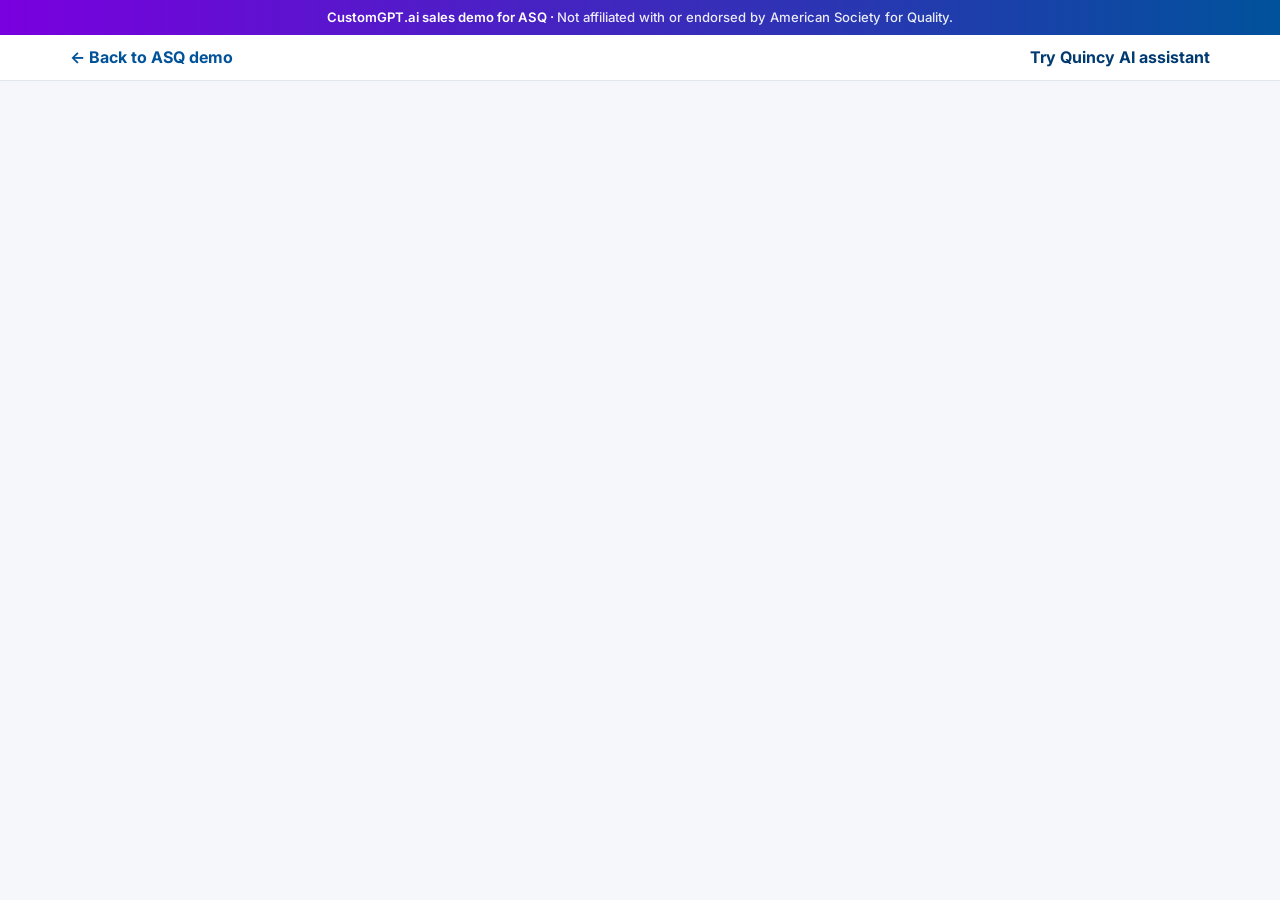
<file: asq-quincy-demo/assistant.html>
<!DOCTYPE html>
<html lang="en">
<head>
<meta charset="utf-8">
<meta name="viewport" content="width=device-width, initial-scale=1">
<meta name="robots" content="noindex, nofollow">
<title>Try Quincy AI assistant | ASQ Demo</title>
<link rel="preconnect" href="https://fonts.googleapis.com">
<link href="https://fonts.googleapis.com/css2?family=Inter:wght@400;500;600;700;800&display=swap" rel="stylesheet">
<link rel="stylesheet" href="css/styles.css">
<script src="config.js"></script>
</head>
<body class="assistant-page">
<div class="demo-banner">CustomGPT.ai sales demo for ASQ &middot; <span>Not affiliated with or endorsed by American Society for Quality.</span></div>
<div class="assistant-bar"><div class="container">
  <a class="back" href="index.html">&larr; Back to ASQ demo</a>
  <strong style="color:var(--navy)">Try Quincy AI assistant</strong>
</div></div>
<div class="assistant-frame">
  <div id="customgpt_chat"></div>
</div>
<script>
(function () {
  var cfg = window.DEMO_CONFIG || {};
  var params = new URLSearchParams(window.location.search);
  var pid = params.get('p_id') || cfg.p_id || '';
  var pkey = params.get('p_key') || cfg.p_key || '';
  function pending(v) { return !v || String(v).toUpperCase() === 'PENDING'; }
  if (pending(pid) || pending(pkey)) {
    document.getElementById('customgpt_chat').innerHTML =
      '<div style="padding:2rem;font-family:Inter,system-ui,sans-serif;color:#5a6570;">' +
      '<h2 style="color:#162134;margin-top:0;">Agent keys pending</h2>' +
      '<p>Set <code>p_id</code> and <code>p_key</code> in <code>config.js</code> (or pass ?p_id=&amp;p_key=) to load the full-page Quincy embed.</p>' +
      '</div>';
    return;
  }
  var s = document.createElement('script');
  s.src = 'https://cdn.customgpt.ai/js/embed.js';
  s.defer = true;
  s.setAttribute('div_id', 'customgpt_chat');
  s.setAttribute('p_id', String(pid));
  s.setAttribute('p_key', String(pkey));
  document.body.appendChild(s);
})();
</script>
</body>
</html>
</file>
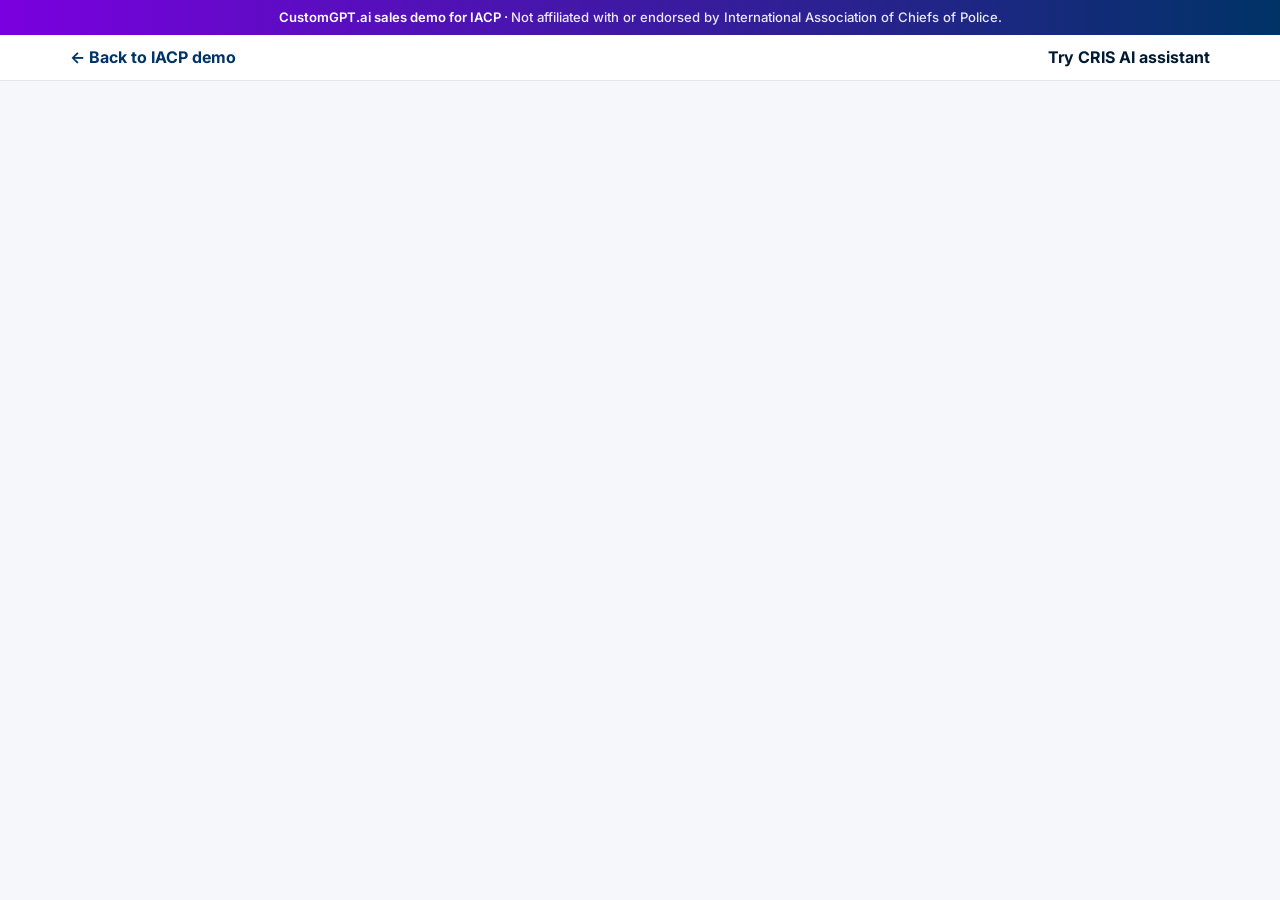
<file: iacp-cris-demo/assistant.html>
<!DOCTYPE html>
<html lang="en">
<head>
<meta charset="utf-8">
<meta name="viewport" content="width=device-width, initial-scale=1">
<meta name="robots" content="noindex, nofollow">
<title>Try CRIS AI assistant | IACP Demo</title>
<link rel="preconnect" href="https://fonts.googleapis.com">
<link href="https://fonts.googleapis.com/css2?family=Inter:wght@400;500;600;700;800&display=swap" rel="stylesheet">
<link rel="stylesheet" href="css/styles.css">
<script src="config.js"></script>
</head>
<body class="assistant-page">
<div class="demo-banner">CustomGPT.ai sales demo for IACP &middot; <span>Not affiliated with or endorsed by International Association of Chiefs of Police.</span></div>
<div class="assistant-bar"><div class="container">
  <a class="back" href="index.html">&larr; Back to IACP demo</a>
  <strong style="color:var(--navy)">Try CRIS AI assistant</strong>
</div></div>
<div class="assistant-frame">
  <div id="customgpt_chat"></div>
</div>
<script>
(function () {
  var cfg = window.DEMO_CONFIG || {};
  var params = new URLSearchParams(window.location.search);
  var pid = params.get('p_id') || cfg.p_id || '';
  var pkey = params.get('p_key') || cfg.p_key || '';
  function pending(v) { return !v || String(v).toUpperCase() === 'PENDING'; }
  if (pending(pid) || pending(pkey)) {
    document.getElementById('customgpt_chat').innerHTML =
      '<div style="padding:2rem;font-family:Inter,system-ui,sans-serif;color:#5a6570;">' +
      '<h2 style="color:#162134;margin-top:0;">Agent keys pending</h2>' +
      '<p>Set <code>p_id</code> and <code>p_key</code> in <code>config.js</code> (or pass ?p_id=&amp;p_key=) to load the full-page CRIS embed.</p>' +
      '</div>';
    return;
  }
  var s = document.createElement('script');
  s.src = 'https://cdn.customgpt.ai/js/embed.js';
  s.defer = true;
  s.setAttribute('div_id', 'customgpt_chat');
  s.setAttribute('p_id', String(pid));
  s.setAttribute('p_key', String(pkey));
  document.body.appendChild(s);
})();
</script>
</body>
</html>
</file>
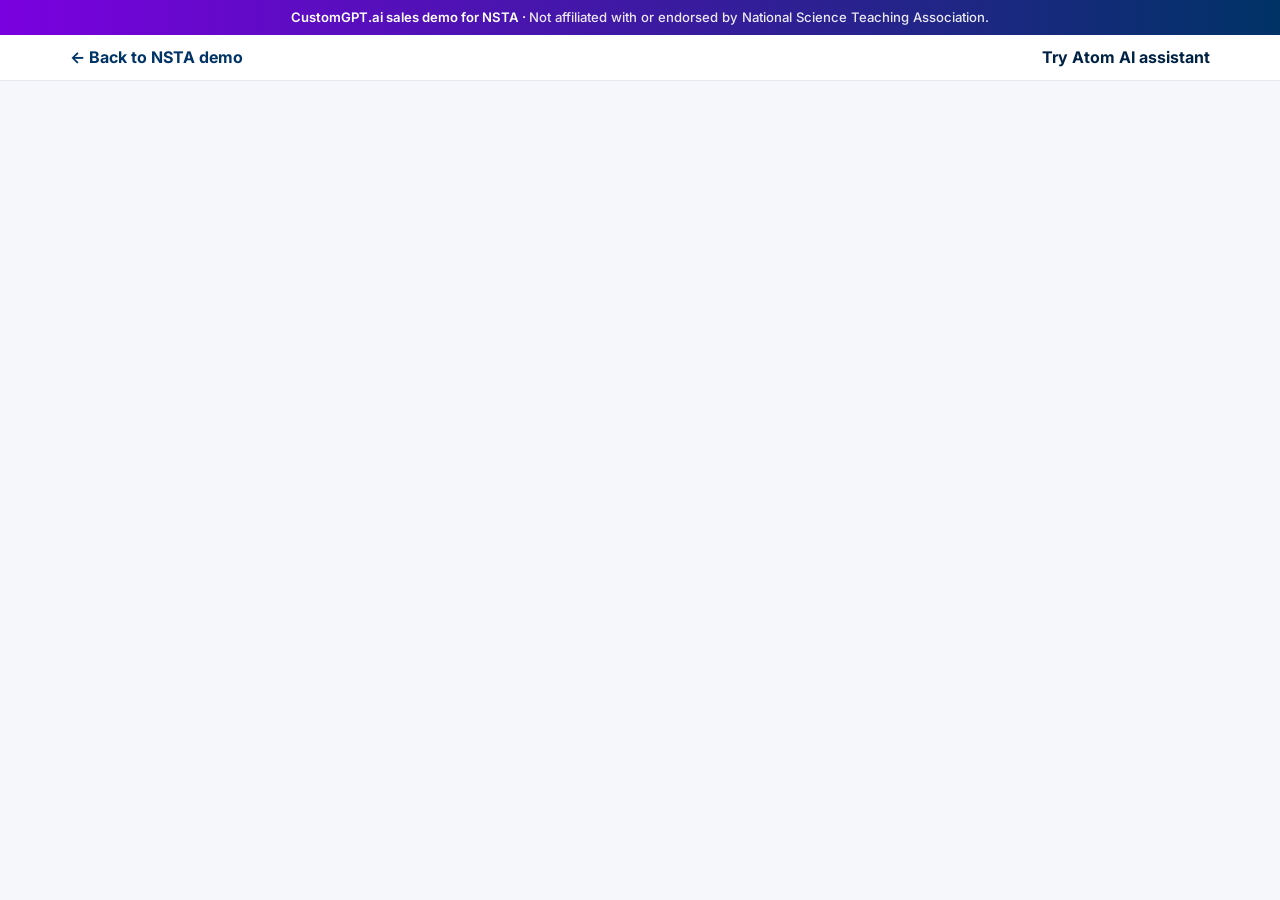
<file: nsta-atom-demo/assistant.html>
<!DOCTYPE html>
<html lang="en">
<head>
<meta charset="utf-8">
<meta name="viewport" content="width=device-width, initial-scale=1">
<meta name="robots" content="noindex, nofollow">
<title>Try Atom AI assistant | NSTA Demo</title>
<link rel="preconnect" href="https://fonts.googleapis.com">
<link href="https://fonts.googleapis.com/css2?family=Inter:wght@400;500;600;700;800&display=swap" rel="stylesheet">
<link rel="stylesheet" href="css/styles.css">
<script src="config.js"></script>
</head>
<body class="assistant-page">
<div class="demo-banner">CustomGPT.ai sales demo for NSTA &middot; <span>Not affiliated with or endorsed by National Science Teaching Association.</span></div>
<div class="assistant-bar"><div class="container">
  <a class="back" href="index.html">&larr; Back to NSTA demo</a>
  <strong style="color:var(--navy)">Try Atom AI assistant</strong>
</div></div>
<div class="assistant-frame">
  <div id="customgpt_chat"></div>
</div>
<script>
(function () {
  var cfg = window.DEMO_CONFIG || {};
  var params = new URLSearchParams(window.location.search);
  var pid = params.get('p_id') || cfg.p_id || '';
  var pkey = params.get('p_key') || cfg.p_key || '';
  function pending(v) { return !v || String(v).toUpperCase() === 'PENDING'; }
  if (pending(pid) || pending(pkey)) {
    document.getElementById('customgpt_chat').innerHTML =
      '<div style="padding:2rem;font-family:Inter,system-ui,sans-serif;color:#5a6570;">' +
      '<h2 style="color:#162134;margin-top:0;">Agent keys pending</h2>' +
      '<p>Set <code>p_id</code> and <code>p_key</code> in <code>config.js</code> (or pass ?p_id=&amp;p_key=) to load the full-page Atom embed.</p>' +
      '</div>';
    return;
  }
  var s = document.createElement('script');
  s.src = 'https://cdn.customgpt.ai/js/embed.js';
  s.defer = true;
  s.setAttribute('div_id', 'customgpt_chat');
  s.setAttribute('p_id', String(pid));
  s.setAttribute('p_key', String(pkey));
  document.body.appendChild(s);
})();
</script>
</body>
</html>
</file>
<file: css/icons.css>
:root{
  --ico-phone-20: url('data:image/svg+xml,<svg width="20" height="20" viewBox="0 0 20 20" fill="none" xmlns="http://www.w3.org/2000/svg"><g clip-path="url(%23clip0_4065_74)"><path d="M15.2594 20C11.1022 20 7.4717 17.2772 5.09731 14.9028C2.56084 12.3663 -0.380814 8.38737 0.04058 3.87359C0.162136 2.56079 1.66943 0.591582 3.36311 0.121566C4.63539 -0.234998 5.78612 0.210707 6.79909 1.44247C7.30962 2.07456 8.54139 3.76824 8.97899 4.65155C9.56246 5.81849 9.32745 7.22854 8.38742 8.16857C8.16862 8.38737 7.85257 9.03567 8.3469 9.52189L9.41659 10.5916L10.4863 11.6613C10.9806 12.1556 11.6289 11.8396 11.8396 11.6289C12.7715 10.6969 14.1897 10.4538 15.3566 11.0373C16.248 11.483 17.9417 12.7148 18.5657 13.2253C19.7975 14.2302 20.2432 15.389 19.8866 16.6613C19.4166 18.355 17.4474 19.8622 16.1346 19.9757C15.8428 20 15.5511 20.0162 15.2675 20.0162L15.2594 20ZM4.18158 2.02594C4.09244 2.02594 3.9952 2.04215 3.90606 2.06646C3.02275 2.31768 2.09893 3.58186 2.05841 4.05187C1.69374 7.98218 4.70833 11.637 6.53167 13.4603C8.355 15.2917 12.0179 18.2982 15.9401 17.9336C16.4101 17.893 17.6824 16.9692 17.9255 16.0859C18.039 15.6888 17.966 15.3323 17.2772 14.765C16.637 14.2464 15.0892 13.1443 14.449 12.8201C14.0681 12.6337 13.5819 12.7229 13.2659 13.0308C12.2367 14.0519 10.3323 14.3598 9.04382 13.0632L6.90444 10.9238C5.61594 9.63534 5.91578 7.72286 6.94496 6.70179C7.261 6.38575 7.34204 5.89952 7.15565 5.51865C6.8315 4.87845 5.75371 3.34685 5.21886 2.69045C4.78936 2.16371 4.47332 2.00163 4.18158 2.00163V2.02594Z" fill="%23313133"/></g><defs><clipPath id="clip0_4065_74"><rect width="20" height="20" fill="white"/></clipPath></defs></svg>');
  --ico-phone-hover: url('data:image/svg+xml,<svg width="20" height="20" viewBox="0 0 20 20" fill="none" xmlns="http://www.w3.org/2000/svg"><g clip-path="url(%23clip0_4065_74)"><path d="M15.2594 20C11.1022 20 7.4717 17.2772 5.09731 14.9028C2.56084 12.3663 -0.380814 8.38737 0.04058 3.87359C0.162136 2.56079 1.66943 0.591582 3.36311 0.121566C4.63539 -0.234998 5.78612 0.210707 6.79909 1.44247C7.30962 2.07456 8.54139 3.76824 8.97899 4.65155C9.56246 5.81849 9.32745 7.22854 8.38742 8.16857C8.16862 8.38737 7.85257 9.03567 8.3469 9.52189L9.41659 10.5916L10.4863 11.6613C10.9806 12.1556 11.6289 11.8396 11.8396 11.6289C12.7715 10.6969 14.1897 10.4538 15.3566 11.0373C16.248 11.483 17.9417 12.7148 18.5657 13.2253C19.7975 14.2302 20.2432 15.389 19.8866 16.6613C19.4166 18.355 17.4474 19.8622 16.1346 19.9757C15.8428 20 15.5511 20.0162 15.2675 20.0162L15.2594 20ZM4.18158 2.02594C4.09244 2.02594 3.9952 2.04215 3.90606 2.06646C3.02275 2.31768 2.09893 3.58186 2.05841 4.05187C1.69374 7.98218 4.70833 11.637 6.53167 13.4603C8.355 15.2917 12.0179 18.2982 15.9401 17.9336C16.4101 17.893 17.6824 16.9692 17.9255 16.0859C18.039 15.6888 17.966 15.3323 17.2772 14.765C16.637 14.2464 15.0892 13.1443 14.449 12.8201C14.0681 12.6337 13.5819 12.7229 13.2659 13.0308C12.2367 14.0519 10.3323 14.3598 9.04382 13.0632L6.90444 10.9238C5.61594 9.63534 5.91578 7.72286 6.94496 6.70179C7.261 6.38575 7.34204 5.89952 7.15565 5.51865C6.8315 4.87845 5.75371 3.34685 5.21886 2.69045C4.78936 2.16371 4.47332 2.00163 4.18158 2.00163V2.02594Z" fill="%23026E9D"/></g><defs><clipPath id="clip0_4065_74"><rect width="20" height="20" fill="white"/></clipPath></defs></svg>');
  --ico-phone-26: url('data:image/svg+xml,<svg width="26" height="26" viewBox="0 0 26 26" fill="none" xmlns="http://www.w3.org/2000/svg"><g clip-path="url(%23clip0_4101_10)"><path d="M19.8372 25.9998C14.4328 25.9998 9.71321 22.4601 6.6265 19.3734C3.32909 16.076 -0.495058 10.9034 0.052754 5.03546C0.210777 3.32881 2.17026 0.768846 4.37204 0.157825C6.02601 -0.305708 7.52196 0.273709 8.83881 1.87501C9.50251 2.69672 11.1038 4.89851 11.6727 6.0468C12.4312 7.56382 12.1257 9.39688 10.9036 10.6189C10.6192 10.9034 10.2083 11.7462 10.851 12.3782L12.2416 13.7688L13.6322 15.1594C14.2748 15.8021 15.1176 15.3912 15.3915 15.1173C16.603 13.9058 18.4466 13.5898 19.9636 14.3483C21.1224 14.9277 23.3242 16.529 24.1354 17.1927C25.7367 18.499 26.3161 20.0055 25.8526 21.6594C25.2416 23.8612 22.6816 25.8207 20.975 25.9682C20.5957 25.9998 20.2164 26.0209 19.8477 26.0209L19.8372 25.9998ZM5.43606 2.63351C5.32018 2.63351 5.19376 2.65458 5.07788 2.68619C3.92958 3.01277 2.7286 4.6562 2.67593 5.26723C2.20186 10.3766 6.12083 15.1278 8.49117 17.4982C10.8615 19.8791 15.6233 23.7875 20.7221 23.3134C21.3331 23.2607 22.9871 22.0598 23.3032 20.9115C23.4506 20.3953 23.3558 19.9317 22.4604 19.1943C21.6281 18.5201 19.616 17.0873 18.7837 16.6659C18.2886 16.4236 17.6565 16.5395 17.2456 16.9398C15.9077 18.2672 13.432 18.6676 11.757 16.982L8.97577 14.2008C7.30073 12.5257 7.69052 10.0395 9.02844 8.71212C9.4393 8.30126 9.54465 7.66917 9.30235 7.17403C8.88095 6.34178 7.47982 4.35069 6.78452 3.49737C6.22617 2.81261 5.81531 2.60191 5.43606 2.60191V2.63351Z" fill="%23462E8D"/></g><defs><clipPath id="clip0_4101_10"><rect width="26" height="26" fill="white"/></clipPath></defs></svg>');
  --ico-phone-hoverb: url('data:image/svg+xml,<svg width="26" height="26" viewBox="0 0 26 26" fill="none" xmlns="http://www.w3.org/2000/svg"><g clip-path="url(%23clip0_4101_10)"><path d="M19.8372 25.9998C14.4328 25.9998 9.71321 22.4601 6.6265 19.3734C3.32909 16.076 -0.495058 10.9034 0.052754 5.03546C0.210777 3.32881 2.17026 0.768846 4.37204 0.157825C6.02601 -0.305708 7.52196 0.273709 8.83881 1.87501C9.50251 2.69672 11.1038 4.89851 11.6727 6.0468C12.4312 7.56382 12.1257 9.39688 10.9036 10.6189C10.6192 10.9034 10.2083 11.7462 10.851 12.3782L12.2416 13.7688L13.6322 15.1594C14.2748 15.8021 15.1176 15.3912 15.3915 15.1173C16.603 13.9058 18.4466 13.5898 19.9636 14.3483C21.1224 14.9277 23.3242 16.529 24.1354 17.1927C25.7367 18.499 26.3161 20.0055 25.8526 21.6594C25.2416 23.8612 22.6816 25.8207 20.975 25.9682C20.5957 25.9998 20.2164 26.0209 19.8477 26.0209L19.8372 25.9998ZM5.43606 2.63351C5.32018 2.63351 5.19376 2.65458 5.07788 2.68619C3.92958 3.01277 2.7286 4.6562 2.67593 5.26723C2.20186 10.3766 6.12083 15.1278 8.49117 17.4982C10.8615 19.8791 15.6233 23.7875 20.7221 23.3134C21.3331 23.2607 22.9871 22.0598 23.3032 20.9115C23.4506 20.3953 23.3558 19.9317 22.4604 19.1943C21.6281 18.5201 19.616 17.0873 18.7837 16.6659C18.2886 16.4236 17.6565 16.5395 17.2456 16.9398C15.9077 18.2672 13.432 18.6676 11.757 16.982L8.97577 14.2008C7.30073 12.5257 7.69052 10.0395 9.02844 8.71212C9.4393 8.30126 9.54465 7.66917 9.30235 7.17403C8.88095 6.34178 7.47982 4.35069 6.78452 3.49737C6.22617 2.81261 5.81531 2.60191 5.43606 2.60191V2.63351Z" fill="%23046E9D"/></g><defs><clipPath id="clip0_4101_10"><rect width="26" height="26" fill="white"/></clipPath></defs></svg>');
  --ico-pin-17: url('data:image/svg+xml,<svg width="17" height="20" viewBox="0 0 17 20" fill="none" xmlns="http://www.w3.org/2000/svg"><g clip-path="url(%23clip0_4065_70)"><path d="M8.43789 20C8.20432 20 7.97074 19.9124 7.79556 19.7299L2.47439 14.4088C-0.824881 11.1168 -0.824881 5.76642 2.46709 2.47445C4.05833 0.875912 6.18242 0 8.43789 0C10.6934 0 12.8102 0.875912 14.4087 2.47445C17.7007 5.76642 17.7007 11.1241 14.4087 14.4161L9.08753 19.7372C8.91234 19.9124 8.67877 20.0073 8.44519 20.0073L8.43789 20ZM8.43789 1.82482C6.67147 1.82482 5.00724 2.51095 3.75906 3.75912C1.18242 6.33577 1.18242 10.5401 3.75906 13.1168L8.43789 17.7956L13.1167 13.1168C15.6934 10.5401 15.6934 6.33577 13.1167 3.75912C11.8685 2.51095 10.2043 1.82482 8.43789 1.82482Z" fill="%23462E8D"/><path d="M8.438 12.4745C7.40151 12.4745 6.37231 12.0803 5.58399 11.292C4.01465 9.71533 4.01465 7.16058 5.58399 5.58394C6.34311 4.82482 7.35771 4.40146 8.438 4.40146C9.5183 4.40146 10.5329 4.82482 11.292 5.58394C12.0511 6.34306 12.4745 7.35766 12.4745 8.43796C12.4745 9.51825 12.0584 10.5328 11.292 11.292C10.5037 12.0803 9.4745 12.4745 8.438 12.4745ZM6.86866 6.87591C6.00735 7.73723 6.00735 9.13868 6.86866 10C7.72997 10.8613 9.13143 10.8613 9.99275 10C10.4088 9.58394 10.6424 9.0292 10.6424 8.43796C10.6424 7.84671 10.4161 7.29197 9.99275 6.87591C9.15333 6.0365 7.70078 6.0365 6.86136 6.87591H6.86866Z" fill="%23462E8D"/></g><defs><clipPath id="clip0_4065_70"><rect width="16.8686" height="20" fill="white"/></clipPath></defs></svg>');
  --ico-pin-hover: url('data:image/svg+xml,<svg width="17" height="20" viewBox="0 0 17 20" fill="none" xmlns="http://www.w3.org/2000/svg"><g clip-path="url(%23clip0_4065_70)"><path d="M8.43789 20C8.20432 20 7.97074 19.9124 7.79556 19.7299L2.47439 14.4088C-0.824881 11.1168 -0.824881 5.76642 2.46709 2.47445C4.05833 0.875912 6.18242 0 8.43789 0C10.6934 0 12.8102 0.875912 14.4087 2.47445C17.7007 5.76642 17.7007 11.1241 14.4087 14.4161L9.08753 19.7372C8.91234 19.9124 8.67877 20.0073 8.44519 20.0073L8.43789 20ZM8.43789 1.82482C6.67147 1.82482 5.00724 2.51095 3.75906 3.75912C1.18242 6.33577 1.18242 10.5401 3.75906 13.1168L8.43789 17.7956L13.1167 13.1168C15.6934 10.5401 15.6934 6.33577 13.1167 3.75912C11.8685 2.51095 10.2043 1.82482 8.43789 1.82482Z" fill="%23026E9D"/><path d="M8.438 12.4745C7.40151 12.4745 6.37231 12.0803 5.58399 11.292C4.01465 9.71533 4.01465 7.16058 5.58399 5.58394C6.34311 4.82482 7.35771 4.40146 8.438 4.40146C9.5183 4.40146 10.5329 4.82482 11.292 5.58394C12.0511 6.34306 12.4745 7.35766 12.4745 8.43796C12.4745 9.51825 12.0584 10.5328 11.292 11.292C10.5037 12.0803 9.4745 12.4745 8.438 12.4745ZM6.86866 6.87591C6.00735 7.73723 6.00735 9.13868 6.86866 10C7.72997 10.8613 9.13143 10.8613 9.99275 10C10.4088 9.58394 10.6424 9.0292 10.6424 8.43796C10.6424 7.84671 10.4161 7.29197 9.99275 6.87591C9.15333 6.0365 7.70078 6.0365 6.86136 6.87591H6.86866Z" fill="%23026E9D"/></g><defs><clipPath id="clip0_4065_70"><rect width="16.8686" height="20" fill="white"/></clipPath></defs></svg>');
  --ico-pin-22: url('data:image/svg+xml,<svg width="22" height="26" viewBox="0 0 22 26" fill="none" xmlns="http://www.w3.org/2000/svg"><g clip-path="url(%23clip0_4105_16)"><path d="M11.0047 26C10.7001 26 10.3955 25.8861 10.167 25.6489L3.22714 18.7314C-1.07575 14.4518 -1.07575 7.49635 3.21762 3.21679C5.29292 1.13869 8.06315 0 11.0047 0C13.9463 0 16.707 1.13869 18.7918 3.21679C23.0852 7.49635 23.0852 14.4613 18.7918 18.7409L11.852 25.6584C11.6235 25.8861 11.3189 26.0095 11.0142 26.0095L11.0047 26ZM11.0047 2.37226C8.70097 2.37226 6.53048 3.26423 4.90261 4.88686C1.54216 8.2365 1.54216 13.7022 4.90261 17.0518L11.0047 23.1343L17.1068 17.0518C20.4673 13.7022 20.4673 8.2365 17.1068 4.88686C15.479 3.26423 13.3085 2.37226 11.0047 2.37226Z" fill="%23462E8D"/><path d="M11.0048 16.2168C9.65301 16.2168 8.31073 15.7044 7.28261 14.6796C5.23588 12.6299 5.23588 9.30875 7.28261 7.25912C8.27266 6.27226 9.59589 5.72189 11.0048 5.72189C12.4137 5.72189 13.737 6.27226 14.727 7.25912C15.7171 8.24598 16.2692 9.56496 16.2692 10.9693C16.2692 12.3737 15.7266 13.6927 14.727 14.6796C13.6989 15.7044 12.3566 16.2168 11.0048 16.2168ZM8.95807 8.93868C7.83475 10.0584 7.83475 11.8803 8.95807 13C10.0814 14.1197 11.9092 14.1197 13.0325 13C13.5751 12.4591 13.8798 11.738 13.8798 10.9693C13.8798 10.2007 13.5846 9.47956 13.0325 8.93868C11.9377 7.84744 10.0433 7.84744 8.94855 8.93868H8.95807Z" fill="%23462E8D"/></g><defs><clipPath id="clip0_4105_16"><rect width="22" height="26" fill="white"/></clipPath></defs></svg>');
  --ico-pin-hoverb: url('data:image/svg+xml,<svg width="22" height="26" viewBox="0 0 22 26" fill="none" xmlns="http://www.w3.org/2000/svg"><g clip-path="url(%23clip0_4105_16)"><path d="M11.0047 26C10.7001 26 10.3955 25.8861 10.167 25.6489L3.22714 18.7314C-1.07575 14.4518 -1.07575 7.49635 3.21762 3.21679C5.29292 1.13869 8.06315 0 11.0047 0C13.9463 0 16.707 1.13869 18.7918 3.21679C23.0852 7.49635 23.0852 14.4613 18.7918 18.7409L11.852 25.6584C11.6235 25.8861 11.3189 26.0095 11.0142 26.0095L11.0047 26ZM11.0047 2.37226C8.70097 2.37226 6.53048 3.26423 4.90261 4.88686C1.54216 8.2365 1.54216 13.7022 4.90261 17.0518L11.0047 23.1343L17.1068 17.0518C20.4673 13.7022 20.4673 8.2365 17.1068 4.88686C15.479 3.26423 13.3085 2.37226 11.0047 2.37226Z" fill="%23046E9D"/><path d="M11.0048 16.2168C9.65301 16.2168 8.31073 15.7044 7.28261 14.6796C5.23588 12.6299 5.23588 9.30875 7.28261 7.25912C8.27266 6.27226 9.59589 5.72189 11.0048 5.72189C12.4137 5.72189 13.737 6.27226 14.727 7.25912C15.7171 8.24598 16.2692 9.56496 16.2692 10.9693C16.2692 12.3737 15.7266 13.6927 14.727 14.6796C13.6989 15.7044 12.3566 16.2168 11.0048 16.2168ZM8.95807 8.93868C7.83475 10.0584 7.83475 11.8803 8.95807 13C10.0814 14.1197 11.9092 14.1197 13.0325 13C13.5751 12.4591 13.8798 11.738 13.8798 10.9693C13.8798 10.2007 13.5846 9.47956 13.0325 8.93868C11.9377 7.84744 10.0433 7.84744 8.94855 8.93868H8.95807Z" fill="%23046E9D"/></g><defs><clipPath id="clip0_4105_16"><rect width="22" height="26" fill="white"/></clipPath></defs></svg>');
  --ico-search-26: url('data:image/svg+xml,<svg width="26" height="26" viewBox="0 0 26 26" fill="none" xmlns="http://www.w3.org/2000/svg"><g clip-path="url(%23clip0_4105_46)"><path d="M10.8637 21.7382C4.87366 21.7382 0 16.8646 0 10.8745C0 4.88439 4.87366 0 10.8637 0C16.8538 0 21.7275 4.87366 21.7275 10.8745C21.7275 16.8753 16.8538 21.7382 10.8637 21.7382ZM10.8637 3.22048C6.64492 3.22048 3.22048 6.65566 3.22048 10.8745C3.22048 15.0933 6.65566 18.5178 10.8637 18.5178C15.0718 18.5178 18.507 15.0933 18.507 10.8745C18.507 6.65566 15.0718 3.22048 10.8637 3.22048Z" fill="%23462E8D"/><path d="M24.3897 26C23.9818 26 23.5631 25.839 23.2518 25.5277L16.2741 18.55C15.6407 17.9273 15.6407 16.8968 16.2741 16.2742C16.9075 15.6515 17.9273 15.6408 18.5499 16.2742L25.5276 23.2519C26.161 23.8745 26.161 24.9051 25.5276 25.5277C25.2163 25.839 24.7976 26 24.3897 26Z" fill="%23462E8D"/></g><defs><clipPath id="clip0_4105_46"><rect width="26" height="26" fill="white"/></clipPath></defs></svg>');
  --ico-search-hover: url('data:image/svg+xml,<svg width="26" height="26" viewBox="0 0 26 26" fill="none" xmlns="http://www.w3.org/2000/svg"><g clip-path="url(%23clip0_4105_46)"><path d="M10.8637 21.7382C4.87366 21.7382 0 16.8646 0 10.8745C0 4.88439 4.87366 0 10.8637 0C16.8538 0 21.7275 4.87366 21.7275 10.8745C21.7275 16.8753 16.8538 21.7382 10.8637 21.7382ZM10.8637 3.22048C6.64492 3.22048 3.22048 6.65566 3.22048 10.8745C3.22048 15.0933 6.65566 18.5178 10.8637 18.5178C15.0718 18.5178 18.507 15.0933 18.507 10.8745C18.507 6.65566 15.0718 3.22048 10.8637 3.22048Z" fill="%23026E9D"/><path d="M24.3897 26C23.9818 26 23.5631 25.839 23.2518 25.5277L16.2741 18.55C15.6407 17.9273 15.6407 16.8968 16.2741 16.2742C16.9075 15.6515 17.9273 15.6408 18.5499 16.2742L25.5276 23.2519C26.161 23.8745 26.161 24.9051 25.5276 25.5277C25.2163 25.839 24.7976 26 24.3897 26Z" fill="%23026E9D"/></g><defs><clipPath id="clip0_4105_46"><rect width="26" height="26" fill="white"/></clipPath></defs></svg>');
  --ico-chev-9: url('data:image/svg+xml,<svg xmlns="http://www.w3.org/2000/svg" xmlns:xlink="http://www.w3.org/1999/xlink" width="9" height="5" viewBox="0 0 9 5"><image width="9" height="5" xlink:href="[data-uri]"/></svg>');
  --ico-chev-hover: url('data:image/svg+xml,<svg xmlns="http://www.w3.org/2000/svg" xmlns:xlink="http://www.w3.org/1999/xlink" width="9" height="5" viewBox="0 0 9 5"><image width="9" height="5" xlink:href="[data-uri]"/></svg>');
}
</file>
<file: css/styles.css>
/* ============================================================
   People Driven Credit Union — demo site stylesheet
   Recreates the look of peopledrivencu.org (BloomCU theme) for a
   CustomGPT.ai website-agent demo. Not the production stylesheet.
   ============================================================ */

@font-face{
  font-family:"Gotham";
  src:url("../assets/fonts/gotham-book.woff2") format("woff2"),
      url("../assets/fonts/Gotham-Book.woff") format("woff");
  font-weight:100 900; font-style:normal; font-display:swap;
}

:root{
  --blue:#046e9d;
  --blue-link:#026e9d;
  --blue-hover:#027eb2;
  --purple:#462e8d;
  --purple-btn:#343091;
  --gray:#dedede;
  --gray-line:#b8c1cb;
  --gray-text:#595959;
  --pink:#e61bba;
  --spacing:20px;
  --spacing-xs:10px;
  --spacing-sm:13.33px;
  --spacing-lg:30px;
  --spacing-xl:40px;
  --heading-2-size:46px;
  --heading-sm:28px;
  --heading-md:32px;
  --subheading-size:36px;
  --btn-size:22px;
  --primary-shadow:0 4px 4px 0 rgba(0,0,0,.25);
  --gray-transparent:rgba(255,255,255,.88);
}

*,*::before,*::after{ box-sizing:border-box; }
html{ scroll-behavior:smooth; }
body{
  font-synthesis:none;
  margin:0; min-width:320px; overflow-x:hidden;
  background:#fff; color:#000;
  font-family:"Gotham", "Montserrat", "Helvetica Neue", Arial, sans-serif;
  font-size:16px; font-weight:400; line-height:1.5;
  -webkit-font-smoothing:antialiased; -moz-osx-font-smoothing:grayscale;
  text-rendering:optimizeLegibility;
}
h1,h2,h3,h4,p{ margin:0; font-weight:400; }
ul{ margin:0; padding:0; list-style:none; }
a{ color:inherit; text-decoration:none; }
img,svg{ display:block; max-width:100%; }
button{ font-family:inherit; cursor:pointer; }
.h-visual-hide{ position:absolute !important; width:1px; height:1px; overflow:hidden; clip:rect(0 0 0 0); white-space:nowrap; }

.wrap-1380{ max-width:1380px; margin:0 auto; padding:0 20px; }
.container{ max-width:1400px; margin:auto; padding-inline:var(--spacing-lg); }
.g-l-wrapper{ display:flow-root; margin:0 auto; max-width:1140px; padding:0 20px; }

/* ------------------------------------------------------------
   Demo Safety Banner
   ------------------------------------------------------------ */
.demo-banner{
  position:sticky; top:0; z-index:100; width:100%; padding:12px 20px; 
  background:linear-gradient(110deg,#462e8d 0%,#046e9d 100%); color:#fff; text-align:center; font-size:15px; line-height:1.4; box-shadow:0 2px 8px rgba(0,0,0,.2);
}
.demo-banner strong{ font-weight:700; }
.demo-banner a{ color:#fff; text-decoration:underline; }
.demo-banner a:hover{ color:#dedede; }
@media (max-width:767px){ .demo-banner{ font-size:13px; padding:10px 16px; } }

/* ------------------------------------------------------------
   Header
   ------------------------------------------------------------ */
.g-header{ position:relative; z-index:50; background:#fff; }
.g-header__container{ display:flex; align-items:center; justify-content:space-between; gap:18px; padding-top:6px; padding-bottom:6px; }
.g-header .logo-primary{ display:block; width:227px; height:44px; flex:none; margin-right:10px; }
.g-header .logo-primary img{ width:227px; height:44px; }
.g-header .phone-area a,
.g-header .locations-area a{ display:inline-flex; align-items:center; font-weight:700; font-size:16px; white-space:nowrap; }
.g-header .phone-area a{ color:#2c2c2c; }
.g-header .locations-area a{ color:var(--purple); }
.g-header .phone-area a:hover,
.g-header .locations-area a:hover{ color:var(--blue-link); }
.g-header .phone-area a::before{ content:""; width:20px; height:20px; margin-right:8px; background:var(--ico-phone-20) center/contain no-repeat; }
.g-header .phone-area a:hover::before{ background-image:var(--ico-phone-hover); }
.g-header .locations-area a::before{ content:""; width:17px; height:20px; margin-right:8px; background:var(--ico-pin-17) center/contain no-repeat; }
.g-header .locations-area a:hover::before{ background-image:var(--ico-pin-hover); }

.g-header .search-area{ width:37%; max-width:495px; position:relative; }
.c-search{ display:flex; align-items:center; width:100%; padding:7px 17px 9px 20px; background:#f2f2f2; border-radius:30px; }
.c-search__form{ display:flex; width:100%; justify-content:space-between; align-items:center; margin:0; }
.c-search__input{ flex:1; height:27px; margin:0; padding:0; border:0; outline:0; background:#f2f2f2; color:#000; font:700 16px "Gotham", Arial, sans-serif; }
.c-search__input::placeholder{ color:#000; opacity:1; }
.c-search__form button{ position:relative; top:2px; border:0; background:none; padding:0 0 0 10px; }
.c-search__ai{ flex:none; margin-left:8px; padding:2px 7px; border-radius:20px; background:var(--purple); color:#fff; font-size:10.5px; font-weight:700; letter-spacing:.6px; line-height:1.4; }
.c-search:focus-within{ box-shadow:0 0 0 2px rgba(70,46,141,.25); }
.search-area.is-open .c-search{ box-shadow:0 0 0 2px rgba(70,46,141,.35); }
.c-search__form button svg{ width:23px; height:23px; }

.navigation__right{ display:flex; align-items:center; position:relative; }
.navigation__right .login{
  display:flex; align-items:center; justify-content:center;
  margin-left:20px; padding:10px 25px 12px; border:0; border-radius:30px;
  background:var(--purple-btn); color:#fff; font-size:16px; font-weight:700; text-transform:uppercase; line-height:1;
}
.navigation__right .login svg{ margin-right:9px; position:relative; top:1px; }
.navigation__right .login:hover{ background:var(--purple); }
.navigation__right .try-ai{
  display:inline-flex; align-items:center; gap:7px; margin-left:16px; padding:9px 18px 10px; border-radius:30px; white-space:nowrap;
  background:linear-gradient(110deg,#046e9d,#2a9ad6); color:#fff; font-size:15px; font-weight:700; line-height:1; transition:filter .15s;
}
.navigation__right .try-ai:hover{ filter:brightness(1.08); }
.page-assistant .navigation__right .try-ai{ background:var(--purple); }


/* login popover */
.c-login__container{
  display:none; position:absolute; top:60px; right:0; width:390px; padding:20px; background:#fff; z-index:1001;
  box-shadow:0 0 3px 3px rgba(0,0,0,.1); text-align:left;
}
.c-login__container::before{ content:""; position:absolute; top:-15px; right:32px; width:30px; height:30px; background:#fff; transform:rotate(45deg); box-shadow:-3px -3px 3px 0 rgba(0,0,0,.1); }
.c-login__container.is-active{ display:block; }
.c-login__container .menu-title{ display:none; }
.c-login{ padding:20px 0; }
.c-login__title{ margin-bottom:10px; color:var(--purple); font-size:1.5rem; }
.c-login label{ display:block; font-size:16px; margin-bottom:12px; }
.c-login__input{ display:block; width:100%; margin-top:6px; padding:12px; border:1px solid var(--gray-line); border-radius:0; font:16px "Gotham", Arial, sans-serif; }
.c-login__links{ display:flex; justify-content:space-around; align-items:center; margin-top:26px; font-size:1rem; text-align:center; }
.c-login__link{ color:var(--blue-hover); }
.c-login__link:hover{ text-decoration:underline; }

/* generic buttons (theme .button) */
.button{
  -webkit-appearance:none; display:inline-block; margin:0; padding:18px 24px; border:1px solid transparent; border-radius:10px;
  background:var(--blue-link); color:#fff; font-size:1.125rem; line-height:1; text-align:center; text-decoration:none; text-transform:uppercase; letter-spacing:.5px;
  transition:background-color .25s ease-out, color .25s ease-out;
}
.button:hover,.button:focus{ background:var(--blue-hover); }
.button--hollow{ background:transparent; border-color:var(--blue-hover); color:var(--blue-hover); text-transform:none; }
.button--hollow:hover,.button--hollow:focus{ background:var(--blue-hover); color:#fff; }
.button--full-width{ display:block; width:100%; }

/* theme .btn (outline / filled) */
.btn,.btn:visited{
  display:inline-block; padding:var(--spacing-sm) var(--spacing-lg); border:3px solid var(--blue); border-radius:10px;
  color:var(--blue); font-size:var(--btn-size); line-height:1.3; text-align:center; text-decoration:none; text-transform:none; background:#fff;
  transition:all .2s ease-out;
}
.btn:hover{ background:var(--blue); color:#fff; }
.btn.filled{ background:var(--blue); color:#fff; }
.btn.filled:hover{ background:#fff; color:var(--blue); }
.btn-secondary,.btn-secondary:visited{ color:var(--purple); border-color:var(--purple); }
.btn-secondary:hover{ background:var(--purple); color:#fff; }
.btn-secondary.filled{ background:var(--purple); color:#fff; }
.btn-secondary.filled:hover{ background:#fff; color:var(--purple); }

/* menubar */
.menubar-area{ background:var(--purple); background:linear-gradient(110deg,#462e8d 40%,#046e9d 100%); min-height:34px; }
.menubar-area .g-header__container{ padding-top:7px; padding-bottom:0; align-items:flex-start; }
.c-trigger{ display:none; }
.navigation__inner{ width:100%; }
.nav-main{ display:flex; justify-content:space-between; align-items:flex-start; width:100%; }
.nav-main > .menu-item{ position:relative; padding:0 15px 10px; }
.nav-main > .menu-item > a,
.nav-main > .menu-item > button{
  display:flex; align-items:center; padding:0; border:0; background:none; color:#fff; font-size:16px; line-height:1.2; text-align:left; white-space:nowrap;
}
.nav-main > .menu-item > a:hover,
.nav-main > .menu-item > button:hover{ color:var(--gray); }
.nav-main > .menu-item.is-parent > button::after{ content:""; width:9px; height:5px; margin-left:7px; background:var(--ico-chev-9) center/contain no-repeat; }
.nav-main > .menu-item.is-parent > button:hover::after{ background-image:var(--ico-chev-hover); }
.nav-main > .menu-item:nth-child(6) > a,
.nav-main > .menu-item:last-child > a{ font-weight:700; }

.sub-menu-level-1{
  display:none; position:absolute; top:27px; left:-10px; z-index:1000; padding:20px 15px; background:#fff; color:var(--gray-text);
  box-shadow:0 0 3px 3px rgba(0,0,0,.1); flex-direction:row;
}
.nav-main > .menu-item.is-parent:hover > .sub-menu-level-1,
.nav-main > .menu-item.is-parent.is-open > .sub-menu-level-1{ display:flex; }
.nav-main > .menu-item.menu-item--right .sub-menu-level-1{ left:auto; right:-10px; }
.sub-menu-level-1 > .menu-item{ padding:8px 25px; min-width:200px; }
.sub-menu a{ display:block; width:100%; text-align:left; }
.sub-menu a.parent-link{ display:block; margin:0 0 20px; padding:0 0 10px; color:var(--gray-text); font-size:17px; white-space:nowrap; }
.sub-menu a.parent-link:hover{ color:var(--blue-link); }
.sub-menu-level-2 > .menu-item a{ margin-bottom:15px; color:var(--purple); font-size:16px; white-space:nowrap; }
.sub-menu-level-2 > .menu-item a:hover{ color:var(--blue-link); }

/* ------------------------------------------------------------
   Hero banner + featured rates
   ------------------------------------------------------------ */
.banner{
  --card-height:170px;
  position:relative; display:flex; flex-direction:column; justify-content:center; align-items:center;
  width:100%; min-height:430px; margin-bottom:180px; padding:60px 20px 140px;
  background:url("../assets/img/hero.webp") top center/cover no-repeat;
}
.banner::before{ content:""; position:absolute; inset:0; background:rgba(255,255,255,.6); z-index:0; }
.banner::after{ content:""; position:absolute; inset:0; background:url("../assets/img/banner-frame.svg") bottom center/contain no-repeat; z-index:0; }
.banner > *{ position:relative; z-index:1; }
.banner .subheading{ margin-bottom:0; font-size:24px; font-weight:700; letter-spacing:2px; text-transform:uppercase; text-align:center; }
.banner h1{ max-width:1100px; margin:0 0 15px; font-size:58px; font-weight:800; line-height:1.25; text-align:center; }
.banner h1 .script{ font-family:"Great Vibes", cursive; font-weight:400; color:#6a1b9a; }

.banner-list{ position:absolute; left:0; right:0; bottom:-105px; height:235px; max-width:1212px; margin:0 auto; padding:0 50px; overflow:visible; }
.banner-list h2{ margin-bottom:20px; color:var(--blue); font-size:30px; font-weight:700; letter-spacing:2px; text-transform:uppercase; text-align:center; }
.banner-carousel{ position:relative; height:var(--card-height); }
.banner-carousel .carousel-viewport{ overflow:hidden; height:100%; }
.banner-carousel .carousel-track{ display:flex; height:100%; transition:transform .5s ease; will-change:transform; }
.banner .card-holder{ flex:0 0 25%; width:25%; padding:0 3px; }
.banner .card{
  display:flex; flex-direction:column; justify-content:center; height:var(--card-height); width:100%; max-width:272px; margin:0 auto; padding:10px;
  background:#fff; border:3px solid var(--blue); border-radius:15px; box-shadow:none; text-align:center; color:var(--blue); transition:background .2s;
}
.banner .card .card-title{ font-size:24px; line-height:1.1; font-weight:700; }
.banner .card .card-description{ margin-top:10px; text-transform:uppercase; }
.banner .card .card-rate{ font-size:20px; text-transform:uppercase; }
.banner .card .card-rate strong{ font-size:32px; }
.banner a:hover .card,.banner a:focus .card{ background:var(--blue); color:#fff; }
.carousel-arrow{
  position:absolute; top:50%; transform:translateY(-50%); z-index:2; width:35px; height:20px; padding:0; border:0; background:url("../assets/icons/arrow-blue-big.svg") center/contain no-repeat; font-size:0; opacity:1; transition:opacity .2s;
}
.carousel-arrow:hover{ opacity:.7; }
.carousel-arrow.prev{ left:-45px; transform:translateY(-50%) rotateY(180deg); }
.carousel-arrow.next{ right:-45px; }
.carousel-arrow.white{ background-image:url("../assets/icons/arrow-white.svg"); }

/* ------------------------------------------------------------
   Goals (icon carousel)
   ------------------------------------------------------------ */
.goals{ padding-top:40px; }
.goals .container{ display:flex; align-items:center; gap:var(--spacing-lg); flex-wrap:nowrap; }
.goals h2{ flex:0 1 auto; font-size:var(--heading-sm); font-weight:700; line-height:1.3; text-align:left; }
.figure-list{ position:relative; width:100%; min-width:0; }
.figure-list .carousel-viewport{ overflow:hidden; }
.figure-list .carousel-track{ display:flex; justify-content:space-between; }
.figure-list .slide{ flex:1 1 0; min-width:130px; padding:0 8px; }
.figure-item{ min-width:130px; margin:0 auto; text-align:center; }
.figure-item figure{ margin:0; }
.figure-item img{ width:55px; height:55px; max-width:55px; max-height:55px; margin:0 auto 20px; }
.figure-item .figure-title{ font-size:22px; line-height:1.2; }
.figure-item a:hover .figure-title{ color:var(--blue-link); }
.figure-list .carousel-arrow{ display:none; }

/* ------------------------------------------------------------
   Section headings (theme .wysiwyg-content)
   ------------------------------------------------------------ */
.wysiwyg-content h2{ margin:1.5em 0 .83em; color:var(--purple); font-size:2.25rem; font-weight:400; line-height:1.08; letter-spacing:.07px; }
.wysiwyg-content h2:first-child{ margin-top:0; }
.wysiwyg-content h2 strong{ font-weight:700; }
.wysiwyg-content h3{ margin:1.3em 0 .83em; color:var(--purple); font-size:1.6rem; line-height:1.33; }
.wysiwyg-content h3:first-child{ margin-top:0; }
.wysiwyg-content p{ margin:.5em 0 1em; }
.wysiwyg-content p:first-child{ margin-top:0; }
.wysiwyg-content a:not(.button){ color:var(--blue-link); text-decoration:underline; }
.wysiwyg-content--padding-default{ padding-top:50px; padding-bottom:0; }

/* ------------------------------------------------------------
   Reasons (photo + three colored cards)
   ------------------------------------------------------------ */
.card{ position:relative; background:var(--purple); border-radius:15px; color:#fff; box-shadow:var(--primary-shadow); }
.card a{ display:block; padding:var(--spacing) 55px var(--spacing) var(--spacing-lg); }
.card .card-img{ display:block; max-width:55px; max-height:55px; margin-bottom:10px; }
.card .card-img img{ height:100%; width:auto; }
.card .card-title{ font-size:26px; font-weight:700; }
.card .card-description{ margin-top:var(--spacing-sm); }
.bg-blue{ background:var(--blue) !important; color:#fff !important; }
.bg-purple{ background:var(--purple) !important; color:#fff !important; }
.bg-gray{ background:var(--gray) !important; color:#000 !important; }

.reasons{ --image-width:510px; }
.reasons .container{ display:flex; gap:var(--spacing-lg); padding-inline:var(--spacing); }
.reasons .reasons-img{ flex:none; height:590px; width:var(--image-width); overflow:hidden; }
.reasons .reasons-img img{ height:100%; width:100%; object-fit:cover; }
.reasons .wrapper{ display:flex; flex-direction:column; justify-content:space-between; width:calc(100% - var(--image-width)); padding-block:var(--spacing-lg); }
.reasons .reasons-list{ display:flex; flex-wrap:nowrap; gap:30px; margin-left:-100px; }
.reasons .reasons-list .card{ flex:0 1 auto; max-width:290px; padding:0 0 20px; transition:transform .3s ease-out; }
.reasons .reasons-list .card a{ padding:var(--spacing) var(--spacing-lg); }
.reasons .reasons-list .card:hover{ transform:scale(.97); }
.reasons .reasons-title{ font-size:24px; }
.reasons .description{ padding:40px 0; font-size:16px; }
.reasons .description p{ display:inline; }
.reasons .description p + p{ margin-top:1em; }
.reasons .buttons{ display:flex; gap:var(--spacing-lg); }

/* ------------------------------------------------------------
   Account / Loan option cards
   ------------------------------------------------------------ */
.account{ padding-top:50px; }
.row{ display:flex; max-width:1400px; margin:0 auto; padding:0 20px; }
.columns{ padding:0 .9375rem; }
.large-4{ width:33.3333%; flex:0 0 33.3333%; }
.large-8{ width:66.6667%; flex:0 0 66.6667%; }
.large-5{ width:41.6667%; flex:0 0 41.6667%; }
.large-7{ width:58.3333%; flex:0 0 58.3333%; }
.heading-2{ font-size:var(--heading-2-size); font-weight:700; line-height:1.15; }
.account .buttons{ display:flex; flex-direction:column; gap:var(--spacing); margin:30px 0 40px; }
.account .buttons .btn{ width:100%; max-width:280px; }
.account .card-list{ display:flex; flex-wrap:wrap; gap:40px; align-items:start; }
.account .card-list .card{ width:calc(50% - 20px); background:var(--gray); color:#000; transition:transform .3s ease-out; }
.account .card-list .card:hover{ transform:scale(.95); }
.account .card-list .card-title{ color:var(--blue); font-size:var(--heading-sm); margin-bottom:8px; }
.account .card-list .card-image{ position:absolute; top:30px; right:var(--spacing-lg); width:35px; }
.account .card-list .card-image img{ width:35px; height:20px; }

/* ------------------------------------------------------------
   Left / right feature blocks
   ------------------------------------------------------------ */
.c-left-right{ position:relative; display:flex; max-width:1440px; margin:60px auto; background:#fff; }
.c-left-right__image-wrap{ position:absolute; top:0; bottom:0; width:50%; height:100%; }
.c-left-right--layout-left .c-left-right__image-wrap{ left:0; }
.c-left-right--layout-right .c-left-right__image-wrap{ right:0; }
.c-left-right__image{ position:absolute; inset:0; background-position:50% !important; background-size:cover; background-repeat:no-repeat; }
.c-left-right__image--left{ border-radius:100px 0 0 0; }
.c-left-right__image--right{ border-radius:0 0 100px 0; }
.c-left-right__inner{ position:relative; z-index:1; display:flex; width:100%; max-width:1140px; margin:0 auto; padding:0 20px; }
.c-left-right__content{ display:flex; align-items:center; width:50%; min-height:370px; padding:40px 0; }
.c-left-right__content--right{ margin-left:auto; padding-left:110px; }
.c-left-right__content-inner{ width:100%; }
.c-left-right__content-inner--left{ max-width:380px; }
.c-left-right .headline-holder p{ margin-bottom:1em; }
.c-left-right .headline-holder p strong{ font-weight:700; }
.c-left-right .headline-holder h3{ margin-top:0; }
.c-left-right .paymentResults{ margin-top:14px; font-size:16px; color:#000; }

/* ------------------------------------------------------------
   Testimonials
   ------------------------------------------------------------ */
.testimonials{ margin-top:60px; }
.testimonials .container{
  min-height:500px; padding-block:var(--spacing-xl); border-radius:50px;
  background:url("../assets/img/testimonials-bg.jpg") center/cover no-repeat;
}
.testimonials h2{ margin-bottom:var(--spacing-xl); padding:0 15px; color:#fff; font-size:var(--heading-2-size); font-weight:700; line-height:1.5; text-align:center; }
.testimonials-list{ position:relative; max-width:1000px; margin:auto; }
.testimonials-list .carousel-viewport{ overflow:hidden; }
.testimonials-list .carousel-track{ display:flex; transition:transform .5s ease; }
.testimonials-list .slide{ flex:0 0 33.3333%; width:33.3333%; padding:0 20px; }
.testimonials-item{
  display:flex; flex-direction:column; justify-content:center; align-items:center; min-height:300px; padding:var(--spacing) var(--spacing-xl);
  background:var(--gray-transparent); border-radius:15px; box-shadow:var(--primary-shadow); color:#000; font-size:17px; line-height:1.45; font-style:italic; text-align:center;
}
.testimonials-item .stars{ width:140px; margin:0 auto 6px; }
.testimonials-description{ margin-block:var(--spacing); }
.testimonials-item .author{ margin-top:6px; }
.testimonials-item .author-name{ font-weight:400; }
.testimonials-item .testimonials-date{ font-size:17px; }
.testimonials-list .carousel-arrow.prev{ left:-45px; }
.testimonials-list .carousel-arrow.next{ right:-45px; }

/* ------------------------------------------------------------
   Benefits (Why join + video)
   ------------------------------------------------------------ */
.benefits{ padding-top:60px; }
.benefits .container{ position:relative; }
.benefits .row{ max-width:1400px; padding:0 20px; }
.benefits h2{ margin-bottom:var(--spacing-lg); font-size:var(--heading-2-size); font-weight:700; line-height:1.3; }
.benefits .description{ margin-bottom:40px; }
.benefits .reasons-list{ display:flex; flex-direction:column; gap:var(--spacing-lg); }
.benefits .reasons-list .card{ position:relative; max-width:100%; transition:transform .3s ease-out; }
.benefits .reasons-list .card:hover{ transform:scale(.97); }
.benefits .reasons-list .card-title{ font-size:24px; }
.benefits .reasons-list .card-img{ position:absolute; right:var(--spacing); bottom:var(--spacing); width:var(--spacing-lg); max-width:none; margin:0; transform:translateY(50%); }
.benefits .reasons-list .card-img img{ width:100%; }
.benefits .video{ padding-left:40px; text-align:left; }
.benefits .video h3{ margin-bottom:30px; color:var(--blue); font-size:32px; font-weight:600; line-height:1.2; }
.benefits .video iframe{ display:block; width:100%; aspect-ratio:16/9; border:0; border-radius:15px; }
.benefits .video .card-title{ margin-top:30px; margin-bottom:10px; font-size:24px; }
.benefits .video .excerpt a{ color:var(--blue-link); text-decoration:underline; }

/* ------------------------------------------------------------
   Updates (blog slider)
   ------------------------------------------------------------ */
.updates{ padding-top:60px; }
.updates .updates-list{ position:relative; margin-top:var(--spacing-lg); }
.updates .carousel-viewport{ overflow:hidden; }
.updates .carousel-track{ display:flex; transition:transform .5s ease; }
.updates .container{ padding-inline:20px; }
.updates .slide{ flex:0 0 33.3333%; width:33.3333%; }
.updates .card{ display:flex; flex-direction:column; justify-content:center; align-items:center; padding:20px 40px; background:none; box-shadow:none; color:#000; text-align:center; }
.updates .card .thumbnail{ display:block; overflow:hidden; margin-bottom:20px; padding:0; border:2px solid var(--blue); border-radius:30px; }
.updates .card .thumbnail img{ width:100%; height:100%; object-fit:cover; }
.updates .card .card-title{ margin-bottom:5px; color:var(--blue); font-size:19px; }
.updates .card .body{ display:flex; width:100%; text-align:center; }
.updates .card .body a{ display:inline; margin:0; padding:0; color:var(--blue); }
.updates .card .body a:hover{ color:var(--purple); }
.updates .button-area{ margin:40px auto 0; text-align:center; }
.updates .carousel-arrow.prev{ left:0; }
.updates .carousel-arrow.next{ right:0; }

/* ------------------------------------------------------------
   Disclosures
   ------------------------------------------------------------ */
.disclosures{ padding-bottom:40px; }
.disclosures h2{ margin-top:3em; margin-bottom:.83em; }
.disclosures h3{ margin-top:1.5em; margin-bottom:.83em; }
.disclosures .lead{ margin:1.5em 0 .83em; color:var(--purple); font-size:1.8em; }
.disclosures ul{ list-style:disc; padding-left:40px; margin:.5em 0 1em; }
.disclosures li{ margin-bottom:.4em; }

/* ------------------------------------------------------------
   Footer
   ------------------------------------------------------------ */
.g-footer{ background:#fff; padding-bottom:60px; box-shadow:0 -2px 4px 4px rgba(89,89,89,.1); }
.g-footer__top-content{ display:flex; flex-direction:row; justify-content:space-between; padding:85px 0 82px; }
.g-footer__navs{ display:flex; flex:1; flex-direction:row; justify-content:space-between; max-width:860px; margin-right:20px; }
.g-footer__nav__heading{ display:block; width:100%; margin:0 0 36px; padding:0; border:0; background:none; color:#000; font-family:inherit; font-size:1rem; font-weight:700; text-align:left; }
.g-footer__nav__content li{ margin-bottom:22px; font-size:1rem; }
.g-footer__nav__content li a{ color:var(--blue-link); }
.g-footer__nav__content li a:hover{ text-decoration:underline; }
.g-footer__icon{ display:block; width:260px; margin:10px 0 0 30px; }
.g-footer__icon img{ width:100%; }
.g-footer__icon .badge{ margin-top:30px; }
.g-footer__bottom-content{ display:flex; flex-direction:row; align-items:center; justify-content:space-between; margin-bottom:25px; border-bottom:2px solid var(--gray-line); }
.g-footer__site-links{ display:block; font-size:.875rem; line-height:1.75rem; text-align:left; }
.g-footer__site-link{ display:inline-block; color:var(--gray-text); font-size:.9375rem; }
.g-footer__site-link ~ li::before{ content:"|"; color:var(--gray-text); margin-left:5px; margin-right:9px; }
.g-footer__site-link a{ display:inline; color:var(--gray-text); font-size:.9375rem; }
.g-footer__site-link a:hover{ color:var(--purple); text-decoration:underline; }
.g-footer__social{ padding:10px 0 10px 20px; }
.c-social-media{ display:inline-flex; padding:2px 10px 0; }
.c-social-media__item:not(:last-child){ margin-right:20px; }
.c-social-media__link{ display:block; color:var(--gray-line); transition:transform .2s ease-in-out; }
.c-social-media__link svg{ width:22px; height:22px; fill:var(--gray-line); }
.c-social-media__link:hover svg{ transform:rotate(20deg); }
.g-footer__disclaimer{ color:var(--gray-text); font-size:.75rem; line-height:1.6; }
.g-footer__disclaimer p{ margin-bottom:12px; }
.g-footer__disclaimer a{ color:var(--blue-link); text-decoration:underline; }
.g-footer__legal{ display:flex; align-items:center; margin:20px 0; }
.g-footer__legal-images{ display:flex; align-items:center; margin-right:20px; }
.g-footer__legal-images img{ height:41px; margin-right:20px; }
.g-footer__legal-images .ncua{ width:88px; }
.g-footer__legal-images .ehl{ width:40px; }
.g-footer__copyright{ margin:0 0 35px; color:var(--gray-text); font-size:.9375rem; line-height:1.5rem; text-align:left; }
.g-footer__copyright a{ color:inherit; }

/* ------------------------------------------------------------
   CustomGPT demo helper (placeholder shown until an agent is connected)
   ------------------------------------------------------------ */
.cgpt-placeholder{ position:fixed; right:22px; bottom:22px; z-index:9000; display:flex; align-items:center; gap:10px; padding:12px 18px; border:0; border-radius:30px; background:var(--purple); color:#fff; font:700 15px "Gotham", Arial, sans-serif; box-shadow:0 6px 18px rgba(0,0,0,.25); }
.cgpt-placeholder:hover{ background:var(--purple-btn); }
.cgpt-placeholder svg{ width:20px; height:20px; fill:none; stroke:#fff; stroke-width:2; }
.cgpt-setup{ position:fixed; right:22px; bottom:80px; z-index:9000; width:340px; padding:20px 22px; border-radius:16px; background:#fff; box-shadow:0 10px 30px rgba(0,0,0,.25); font-size:14px; line-height:1.5; color:#222; }
.cgpt-setup h4{ margin:0 0 6px; color:var(--purple); font-size:16px; font-weight:700; }
.cgpt-setup code{ display:block; margin:8px 0; padding:8px 10px; background:#f2f2f2; border-radius:8px; font-size:12px; word-break:break-all; }
.cgpt-setup[hidden]{ display:none; }

/* ------------------------------------------------------------
   AI search results dropdown (SGE), anchored under the search pill
   ------------------------------------------------------------ */
.g-header .search-area{ z-index:1100; }
.sge-panel{
  position:absolute; top:calc(100% + 10px); left:-40px; z-index:1100; width:min(620px, calc(100vw - 32px));
  display:flex; flex-direction:column; background:#fff; border-radius:16px; border:1px solid var(--gray);
  box-shadow:0 24px 60px rgba(0,0,0,.28); animation:sgeDrop .18s ease-out; text-align:left;
}
.sge-panel[hidden]{ display:none; }
@keyframes sgeDrop{ from{ opacity:0; transform:translateY(-8px); } to{ opacity:1; transform:translateY(0); } }
.sge-panel__head{ display:flex; align-items:center; justify-content:space-between; gap:12px; padding:14px 18px 12px; border-bottom:1px solid var(--gray); }
.sge-panel__titles{ display:flex; align-items:baseline; flex-wrap:wrap; gap:4px 12px; min-width:0; }
.sge-panel__label{ display:inline-flex; align-items:center; gap:8px; color:var(--purple); font-size:12px; font-weight:700; letter-spacing:2px; text-transform:uppercase; white-space:nowrap; }
.sge-panel__label::before{ content:"AI"; padding:2px 7px; border-radius:20px; background:var(--purple); color:#fff; font-size:10.5px; letter-spacing:.6px; }
.sge-panel__query{ color:#000; font-size:16px; font-weight:700; line-height:1.3; }
.sge-panel__query::before{ content:"\201C"; } .sge-panel__query::after{ content:"\201D"; }
.sge-panel__close{ flex:none; width:32px; height:32px; border:0; border-radius:50%; background:#f2f2f2; color:#333; font-size:22px; line-height:1; transition:background .15s; }
.sge-panel__close:hover{ background:var(--gray); }
.sge-panel__body{ position:relative; height:min(520px, calc(100vh - 190px)); overflow:auto; background:#fff; border-radius:0 0 16px 16px; }
#customgpt_chat{ height:100%; }
#customgpt_chat iframe{ display:block; width:100%; min-height:100%; }
.sge-panel__loading{ position:absolute; inset:0; z-index:1; display:flex; align-items:center; justify-content:center; gap:12px; background:#fff; color:var(--gray-text); font-size:15px; }
.sge-panel__loading[hidden]{ display:none; }
.sge-panel__spinner{ width:20px; height:20px; border:3px solid var(--gray); border-top-color:var(--blue); border-radius:50%; animation:sgeSpin .8s linear infinite; }
@keyframes sgeSpin{ to{ transform:rotate(360deg); } }
@media (max-width:1100px){ .sge-panel{ left:0; width:min(640px, calc(100vw - 32px)); } }
@media (max-width:959px){ .sge-panel{ left:0; right:0; width:auto; } .sge-panel__body{ height:min(480px, calc(100vh - 220px)); } }
@media (max-width:767px){ .sge-panel__query{ font-size:15px; } .c-search__ai{ display:none; } }


/* ------------------------------------------------------------
   Assistant page (inline embed of the live agent)
   ------------------------------------------------------------ */
.assistant-hero{ padding:56px 20px 36px; background:linear-gradient(180deg,#f4f2fb 0%,#fff 100%); text-align:center; }
.assistant-hero .subheading{ margin-bottom:6px; color:var(--blue); font-size:14px; font-weight:700; letter-spacing:2px; text-transform:uppercase; }
.assistant-hero h1{ margin:0 0 14px; font-size:46px; line-height:1.15; }
.assistant-hero__lead{ max-width:820px; margin:0 auto; font-size:18px; line-height:1.55; color:#333; }
.assistant-body{ padding:10px 20px 70px; }
.assistant-grid{ display:grid; grid-template-columns:minmax(0,1fr) 340px; gap:40px; align-items:start; max-width:1240px; }
.assistant-card{ border-radius:24px; box-shadow:0 12px 40px rgba(70,46,141,.18); background:#fff; }
#customgpt_assistant .cgptcb-embed-chat-box-container{ height:720px !important; }
#customgpt_assistant iframe{ display:block; width:100%; }
.assistant-side h2{ margin:0 0 14px; color:var(--purple); font-size:22px; font-weight:700; }
.assistant-side h2 + ul{ margin-bottom:30px; }
.assistant-examples li{ margin-bottom:10px; padding:12px 16px; border-radius:12px; background:#f2f2f2; color:#222; font-size:15px; }
.assistant-notes li{ position:relative; margin-bottom:12px; padding-left:26px; font-size:15px; line-height:1.5; color:#333; }
.assistant-notes li::before{ content:""; position:absolute; left:0; top:4px; width:16px; height:16px; border-radius:50%; background:var(--blue); }
.assistant-side__cta .btn{ width:100%; }
@media (max-width:1024px){ .assistant-grid{ grid-template-columns:1fr; } .assistant-hero h1{ font-size:34px; } }
@media (max-width:767px){ .navigation__right .try-ai{ margin-left:0; padding:8px 12px; font-size:13px; } .navigation__right .try-ai svg{ display:none; } #customgpt_assistant .cgptcb-embed-chat-box-container{ height:600px !important; } }

/* ------------------------------------------------------------
   Responsive
   ------------------------------------------------------------ */
@media (max-width:1199px){
  .banner .card-holder{ flex-basis:33.3333%; width:33.3333%; }
  .banner-list{ max-width:940px; }
  .reasons .reasons-list{ flex-wrap:wrap; margin-left:-60px; }
  .reasons .reasons-list .card{ flex:1 1 200px; }
  .goals .container{ flex-wrap:wrap; }
  .goals h2{ text-align:center; width:100%; }
  .updates .slide{ flex-basis:50%; width:50%; }
}
@media (max-width:1100px){
  .g-header .phone-area a .text,
  .g-header .locations-area a .text{ display:none; }
  .g-header .phone-area a::before{ width:26px; height:26px; margin-right:0; background-image:var(--ico-phone-26); }
  .g-header .phone-area a:hover::before{ background-image:var(--ico-phone-hoverb); }
  .g-header .locations-area a::before{ width:22px; height:26px; margin-right:0; background-image:var(--ico-pin-22); }
  .g-header .locations-area a:hover::before{ background-image:var(--ico-pin-hoverb); }
  .g-header .search-area{ max-width:315px; }
  .navigation__right .login{ padding:8px 20px; font-size:15px; margin-left:5px; }
}
@media (max-width:1024px){
  :root{ --heading-2-size:36px; --heading-sm:24px; }
  .reasons .container{ flex-direction:column; }
  .reasons .reasons-img{ width:100%; height:auto; order:1; }
  .reasons .reasons-img img{ width:100%; height:auto; }
  .reasons .wrapper{ width:100%; order:2; padding-top:0; }
  .reasons .reasons-list{ margin:0; }
  .row{ flex-wrap:wrap; }
  .large-4,.large-8,.large-5,.large-7{ width:100%; flex-basis:100%; }
  .c-left-right{ flex-direction:column; margin:30px auto; }
  .c-left-right__image-wrap{ position:relative; width:100%; height:400px; min-width:100%; }
  .c-left-right__content{ width:100%; min-height:0; padding:30px 0; }
  .c-left-right__content--right{ padding-left:0; }
  .c-left-right__content-inner--left{ max-width:none; }
  .benefits .video{ padding-left:0; padding-top:40px; }
  .testimonials-list .slide{ flex-basis:50%; width:50%; }
  .testimonials .container{ border-radius:0; }
  .wysiwyg-content h2{ font-size:2rem; }
  .wysiwyg-content h3{ font-size:1.5rem; }
}
@media (max-width:959px){
  /* mobile header */
  .g-header__container{ flex-wrap:wrap; }
  .g-header .search-area{ order:5; width:100%; max-width:none; margin-top:8px; }
  .menubar-area .g-header__container{ padding-bottom:7px; }
  .c-trigger{ display:block; width:36px; height:30px; padding:0; border:0; background:none; position:relative; }
  .c-trigger span{ position:absolute; left:4px; right:4px; top:50%; height:3px; margin-top:-1.5px; background:#fff; border-radius:2px; }
  .c-trigger span::before,.c-trigger span::after{ content:""; position:absolute; left:0; right:0; height:3px; background:#fff; border-radius:2px; }
  .c-trigger span::before{ top:-9px; } .c-trigger span::after{ bottom:-9px; }
  .navigation__inner{ display:none; }
  .g-header.nav-active .navigation__inner{ display:block; }
  .nav-main{ flex-direction:column; align-items:stretch; padding-bottom:10px; }
  .nav-main > .menu-item{ padding:10px 0; border-bottom:1px solid rgba(255,255,255,.25); }
  .nav-main > .menu-item > a,.nav-main > .menu-item > button{ width:100%; font-size:17px; }
  .sub-menu-level-1{ position:static; display:none; flex-direction:column; margin-top:10px; box-shadow:none; border-radius:8px; }
  .nav-main > .menu-item.is-parent:hover > .sub-menu-level-1{ display:none; }
  .nav-main > .menu-item.is-parent.is-open > .sub-menu-level-1{ display:flex; }
  .sub-menu-level-1 > .menu-item{ min-width:0; padding:8px 10px; }
  .sub-menu a.parent-link,.sub-menu-level-2 > .menu-item a{ white-space:normal; }
  .updates .slide{ flex-basis:50%; width:50%; }
  .g-footer__top-content{ flex-direction:column; padding:36px 0 42px; }
  .g-footer__navs{ flex-direction:column; max-width:none; margin-right:0; }
  .g-footer__nav__heading{ margin:20px 0; padding:20px; border:1px solid var(--gray-line); border-radius:5px; text-transform:uppercase; font-weight:400; }
  .g-footer__nav__heading::after{ content:""; float:right; width:18px; height:18px; background:url("../assets/icons/angle-down-light.svg") center/contain no-repeat; transition:transform .2s; }
  .g-footer__nav__heading.is-active::after{ transform:rotate(180deg); }
  .g-footer__nav__heading + .g-footer__nav__content{ display:none; }
  .g-footer__nav__heading.is-active + .g-footer__nav__content{ display:block; }
  .g-footer__icon{ margin:25px auto 0; }
  .g-footer__bottom-content{ flex-direction:column; align-items:center; padding-bottom:16px; }
  .g-footer__site-links,.g-footer__copyright{ text-align:center; }
  .g-footer__social{ padding-left:0; }
  .g-footer__legal{ flex-direction:column; align-items:flex-start; }
}
@media (max-width:767px){
  .banner{ padding:60px 20px 140px; margin-bottom:200px; }
  .banner h1{ font-size:38px; }
  .banner .subheading{ font-size:18px; }
  .banner-list{ max-width:668px; padding:0 50px; }
  .banner-list h2{ font-size:24px; letter-spacing:1px; }
  .banner .card-holder{ flex-basis:50%; width:50%; }
  .banner .card .card-title{ font-size:20px; }
  .banner .card .card-rate strong{ font-size:26px; }
  .reasons .reasons-list{ flex-direction:column; }
  .reasons .reasons-list .card{ max-width:none; }
  .reasons .buttons{ flex-direction:column; }
  .account .card-list .card{ width:100%; }
  .updates .slide{ flex-basis:100%; width:100%; }
  .testimonials-list .slide{ flex-basis:100%; width:100%; }
  .figure-item .figure-title{ font-size:18px; }
  .wysiwyg-content h2{ font-size:1.5rem; }
  .wysiwyg-content h3{ font-size:1.35rem; }
  .g-header .logo-primary,.g-header .logo-primary img{ width:180px; height:35px; }
}
@media (max-width:500px){
  .banner .card-holder{ flex-basis:100%; width:100%; }
  .banner-list{ max-width:396px; padding:0 40px; }
  .navigation__right .login{ padding:8px 14px; font-size:13px; }
  .c-login__container{ width:calc(100vw - 30px); right:-10px; }
}
</file>
<file: asq-quincy-demo/css/styles.css>
/* ASQ demo site — CustomGPT.ai Betty-displacement sales prop only */
:root {
  --brand: #00529B;
  --brand-dark: #003A70;
  --brand-mid: #0070C0;
  --accent: #4CAF50;
  --navy: #003A70;
  --text: #2a2a2a;
  --muted: #5a6570;
  --bg: #f5f7fa;
  --card: #ffffff;
  --border: #e3e8ee;
  --radius: 10px;
  --shadow: 0 8px 24px rgba(0, 0, 0, 0.08);
  --font: "Inter", "Segoe UI", system-ui, -apple-system, sans-serif;
}
*, *::before, *::after { box-sizing: border-box; }
html { scroll-behavior: smooth; }
body {
  margin: 0;
  font-family: var(--font);
  color: var(--text);
  background: #fff;
  line-height: 1.55;
}
a { color: var(--brand); text-decoration: none; }
a:hover { color: var(--brand-dark); text-decoration: underline; }
img { max-width: 100%; height: auto; display: block; }
.container { width: min(1140px, calc(100% - 2.5rem)); margin: 0 auto; }

.topbar {
  background: var(--navy);
  color: #c9d4e3;
  font-size: 0.8rem;
  padding: 0.45rem 0;
}
.topbar .container { display: flex; justify-content: space-between; gap: 1rem; flex-wrap: wrap; }
.topbar a { color: #e8eef6; }
.demo-banner {
  background: linear-gradient(90deg, #7a00df, var(--brand));
  color: #fff;
  text-align: center;
  font-size: 0.82rem;
  padding: 0.45rem 1rem;
  font-weight: 600;
}
.demo-banner span { opacity: 0.9; font-weight: 500; }

.site-header {
  background: #fff;
  border-bottom: 1px solid var(--border);
  position: sticky;
  top: 0;
  z-index: 40;
}
.site-header .container {
  display: flex;
  align-items: center;
  justify-content: space-between;
  gap: 1rem;
  padding: 0.85rem 0;
  flex-wrap: wrap;
}
.logo-mark {
  display: flex; align-items: center; gap: 0.65rem;
  font-weight: 800; color: var(--navy); font-size: 1.05rem;
  text-decoration: none; letter-spacing: -0.01em; white-space: nowrap;
}
.logo-mark:hover { text-decoration: none; color: var(--navy); }
.logo-badge {
  display: inline-flex; align-items: center; justify-content: center;
  width: 36px; height: 36px; border-radius: 8px;
  background: var(--brand); color: #fff; font-size: 0.72rem; font-weight: 800;
}
.nav { display: flex; align-items: center; gap: 1.15rem; flex-wrap: wrap; }
.nav a {
  color: var(--navy);
  font-weight: 600;
  font-size: 0.9rem;
  text-decoration: none;
}
.nav a:hover, .nav a.active { color: var(--brand); }
.nav .btn {
  background: var(--brand);
  color: #fff !important;
  padding: 0.55rem 1rem;
  border-radius: 6px;
  text-decoration: none !important;
}
.nav .btn:hover { background: var(--brand-dark); }
.nav-toggle {
  display: none;
  background: none; border: 1px solid var(--border);
  border-radius: 6px; padding: 0.4rem 0.7rem; font-weight: 700;
}

.hero {
  background: linear-gradient(135deg, var(--navy) 0%, var(--brand-dark) 45%, var(--brand) 100%);
  color: #fff;
  padding: 3.25rem 0 3.5rem;
  position: relative;
  overflow: hidden;
}
.hero::after {
  content: "";
  position: absolute; inset: 0;
  background: radial-gradient(circle at 85% 20%, color-mix(in srgb, var(--accent) 35%, transparent), transparent 45%);
  pointer-events: none;
}
.hero .container { position: relative; z-index: 1; display: grid; grid-template-columns: 1.2fr 1fr; gap: 2rem; align-items: center; }
.hero-kicker {
  display: inline-block;
  background: rgba(255,255,255,0.14);
  border: 1px solid rgba(255,255,255,0.25);
  border-radius: 999px;
  padding: 0.25rem 0.75rem;
  font-size: 0.78rem;
  font-weight: 600;
  letter-spacing: 0.04em;
  text-transform: uppercase;
  margin-bottom: 0.9rem;
}
.hero h1 {
  margin: 0 0 0.85rem;
  font-size: clamp(1.8rem, 3.5vw, 2.55rem);
  line-height: 1.15;
  letter-spacing: -0.02em;
}
.hero p { margin: 0 0 1.4rem; font-size: 1.05rem; color: #d7e4f2; max-width: 36rem; }
.hero-actions { display: flex; gap: 0.75rem; flex-wrap: wrap; }
.btn-primary, .btn-secondary {
  display: inline-flex; align-items: center; justify-content: center;
  padding: 0.75rem 1.25rem; border-radius: 7px; font-weight: 700;
  text-decoration: none !important; font-size: 0.95rem;
}
.btn-primary { background: #fff; color: var(--navy) !important; }
.btn-primary:hover { background: #e8f4fb; }
.btn-secondary { background: transparent; color: #fff !important; border: 1.5px solid rgba(255,255,255,0.55); }
.btn-secondary:hover { background: rgba(255,255,255,0.1); }
.btn-try {
  background: var(--accent) !important;
  color: #fff !important;
  border: none;
  box-shadow: 0 6px 18px rgba(0,0,0,0.2);
}
.btn-try:hover { filter: brightness(1.08); }
.hero-card {
  background: rgba(255,255,255,0.08);
  border: 1px solid rgba(255,255,255,0.18);
  border-radius: 14px;
  overflow: hidden;
  backdrop-filter: blur(6px);
}
.hero-card .hero-card-top {
  aspect-ratio: 16/10;
  background: linear-gradient(160deg, rgba(255,255,255,0.12), rgba(255,255,255,0.02));
  display: flex; align-items: center; justify-content: center;
  flex-direction: column; gap: 0.5rem; padding: 1.5rem; text-align: center;
}
.hero-card .hero-card-top .agent-pill {
  background: rgba(255,255,255,0.18);
  border: 1px solid rgba(255,255,255,0.3);
  border-radius: 999px;
  padding: 0.35rem 0.9rem;
  font-weight: 700;
  font-size: 0.95rem;
}
.hero-card .hero-card-top p { margin: 0; color: #d7e4f2; font-size: 0.9rem; max-width: 18rem; }
.hero-card .meta { padding: 1rem 1.1rem 1.15rem; }
.hero-card .meta strong { display: block; margin-bottom: 0.25rem; }
.hero-card .meta span { font-size: 0.85rem; color: #c9d8e8; }

.section { padding: 3rem 0; }
.section.alt { background: var(--bg); }
.section-head {
  display: flex; justify-content: space-between; align-items: end;
  gap: 1rem; margin-bottom: 1.5rem; flex-wrap: wrap;
}
.section-head h2 {
  margin: 0; font-size: 1.55rem; color: var(--navy); letter-spacing: -0.01em;
}
.section-head p { margin: 0.35rem 0 0; color: var(--muted); max-width: 36rem; }
.eyebrow {
  color: var(--brand); font-size: 0.78rem; font-weight: 700;
  letter-spacing: 0.06em; text-transform: uppercase; margin: 0 0 0.35rem;
}

.grid { display: grid; gap: 1.25rem; }
.grid-3 { grid-template-columns: repeat(3, 1fr); }
.card {
  background: var(--card);
  border: 1px solid var(--border);
  border-radius: var(--radius);
  overflow: hidden;
  box-shadow: var(--shadow);
  display: flex; flex-direction: column;
  transition: transform 0.15s ease, box-shadow 0.15s ease;
}
.card:hover { transform: translateY(-2px); box-shadow: 0 12px 28px rgba(0,0,0,0.12); }
.card-accent {
  height: 6px; background: linear-gradient(90deg, var(--brand), var(--accent));
}
.card-body { padding: 1.1rem 1.15rem 1.25rem; display: flex; flex-direction: column; gap: 0.45rem; flex: 1; }
.card-body .tag {
  align-self: flex-start;
  background: color-mix(in srgb, var(--brand) 12%, #fff);
  color: var(--brand-dark);
  font-size: 0.72rem;
  font-weight: 700;
  letter-spacing: 0.04em;
  text-transform: uppercase;
  padding: 0.2rem 0.5rem;
  border-radius: 4px;
}
.card-body h3 { margin: 0; font-size: 1.05rem; color: var(--navy); line-height: 1.3; }
.card-body p { margin: 0; color: var(--muted); font-size: 0.92rem; flex: 1; }

.value-strip {
  display: grid; grid-template-columns: repeat(4, 1fr); gap: 1rem;
  margin-top: 0.5rem;
}
.value-item {
  background: #fff; border: 1px solid var(--border); border-radius: var(--radius);
  padding: 1.15rem; box-shadow: var(--shadow);
}
.value-item strong { display: block; color: var(--navy); margin-bottom: 0.35rem; }
.value-item span { color: var(--muted); font-size: 0.9rem; }

.cta-strip {
  display: grid; grid-template-columns: repeat(4, 1fr); gap: 0.85rem;
}
.cta-pill {
  display: block; text-align: center; font-weight: 700;
  background: #fff; border: 1.5px solid var(--border); border-radius: 10px;
  padding: 1rem 0.75rem; color: var(--navy); text-decoration: none !important;
  box-shadow: var(--shadow);
}
.cta-pill:hover { border-color: var(--brand); color: var(--brand); }

.cta-band {
  background: linear-gradient(120deg, var(--brand), var(--navy));
  color: #fff;
  border-radius: 16px;
  padding: 2rem 2.25rem;
  display: flex; justify-content: space-between; align-items: center; gap: 1.5rem; flex-wrap: wrap;
}
.cta-band h2 { margin: 0 0 0.4rem; font-size: 1.45rem; }
.cta-band p { margin: 0; color: #d4e5f5; max-width: 34rem; }

.site-footer {
  background: var(--navy); color: #b7c3d4; padding: 2.5rem 0 1.5rem; margin-top: 1rem;
}
.footer-grid { display: grid; grid-template-columns: 1.4fr 1fr 1fr 1fr; gap: 1.5rem; margin-bottom: 1.75rem; }
.site-footer h4 { color: #fff; margin: 0 0 0.7rem; font-size: 0.92rem; }
.site-footer a { color: #c9d6e8; display: block; margin-bottom: 0.35rem; font-size: 0.9rem; text-decoration: none; }
.site-footer a:hover { color: #fff; }
.footer-note { border-top: 1px solid rgba(255,255,255,0.12); padding-top: 1rem; font-size: 0.8rem; color: #8fa0b5; }
.footer-note strong { color: #d5deea; }

/* AI SEARCH BAR (SGE) */
.demo-hsearch {
  flex: 1 1 240px;
  max-width: 440px;
  position: relative;
  min-width: 180px;
}
.demo-hsearch form { position: relative; margin: 0; }
.demo-hsearch input {
  width: 100%;
  padding: 0.65rem 2.85rem 0.65rem 0.9rem;
  border-radius: 8px;
  border: 1px solid var(--border);
  background: #f7fafc;
  color: var(--navy);
  font-size: 0.9rem;
  font-family: var(--font);
}
.demo-hsearch input:focus {
  outline: 2px solid color-mix(in srgb, var(--brand) 35%, transparent);
  border-color: var(--brand);
  background: #fff;
}
.demo-hsearch input::placeholder { color: #8a96a3; }
.demo-hsearch .ai-tag {
  position: absolute;
  right: 2.55rem;
  top: 50%;
  transform: translateY(-50%);
  font-size: 0.65rem;
  font-weight: 800;
  color: var(--brand);
  letter-spacing: 0.04em;
  pointer-events: none;
}
.demo-hsearch .go {
  position: absolute;
  right: 4px;
  top: 4px;
  bottom: 4px;
  width: 34px;
  border: none;
  border-radius: 6px;
  background: var(--brand);
  color: #fff;
  cursor: pointer;
  font-size: 1rem;
  line-height: 1;
}
.demo-hsearch .go:hover { background: var(--brand-dark); }
.demo-searchdrop {
  display: none;
  position: absolute;
  top: calc(100% + 10px);
  left: 0;
  right: 0;
  min-width: min(520px, 92vw);
  background: #fff;
  color: var(--text);
  border: 1px solid var(--border);
  border-radius: 12px;
  box-shadow: 0 18px 40px rgba(0,0,0,0.18);
  z-index: 60;
  overflow: hidden;
}
.demo-searchdrop .sd-head {
  display: flex;
  align-items: center;
  justify-content: space-between;
  gap: 10px;
  padding: 0.7rem 0.9rem;
  border-bottom: 1px solid var(--border);
  background: #f7fafc;
}
.demo-searchdrop .sd-head .lab {
  color: var(--brand);
  letter-spacing: 0.05em;
  text-transform: uppercase;
  font-size: 0.72rem;
  font-weight: 800;
}
.demo-searchdrop .sd-close {
  border: none;
  background: #e8eef4;
  width: 28px;
  height: 28px;
  border-radius: 50%;
  cursor: pointer;
  font-size: 1.1rem;
  line-height: 1;
  color: #333;
}
#customgpt_search { width: 100%; min-height: 160px; padding: 4px; }

/* Full-page assistant */
.assistant-page {
  margin: 0; min-height: 100vh; display: flex; flex-direction: column; background: #f5f7fa;
}
.assistant-page .assistant-frame {
  flex: 1; min-height: 0; display: flex; flex-direction: column;
}
.assistant-page #customgpt_chat {
  flex: 1; min-height: calc(100vh - 96px); width: 100%;
}
.assistant-bar {
  background: #fff; border-bottom: 1px solid var(--border);
  padding: 0.65rem 0;
}
.assistant-bar .container {
  display: flex; align-items: center; justify-content: space-between; gap: 1rem;
}
.assistant-bar a.back { font-weight: 700; color: var(--brand); text-decoration: none; }

@media (max-width: 960px) {
  .hero .container, .grid-3, .value-strip, .footer-grid, .cta-strip { grid-template-columns: 1fr 1fr; }
}
@media (max-width: 720px) {
  .nav-toggle { display: inline-block; }
  .nav { display: none; width: 100%; flex-direction: column; align-items: flex-start; padding-bottom: 0.75rem; }
  .nav.open { display: flex; }
  .site-header .container { flex-wrap: wrap; }
  .hero .container, .grid-3, .value-strip, .footer-grid, .cta-strip { grid-template-columns: 1fr; }
  .hero { padding: 2.4rem 0; }
  .demo-hsearch { order: 3; flex: 1 1 100%; max-width: none; }
  .demo-searchdrop { left: 0; right: 0; min-width: 0; }
}
</file>
<file: iacp-cris-demo/css/styles.css>
/* IACP demo site — CustomGPT.ai Betty-displacement sales prop only */
:root {
  --brand: #003366;
  --brand-dark: #001a33;
  --brand-mid: #004d99;
  --accent: #c41230;
  --navy: #001a33;
  --text: #2a2a2a;
  --muted: #5a6570;
  --bg: #f5f7fa;
  --card: #ffffff;
  --border: #e3e8ee;
  --radius: 10px;
  --shadow: 0 8px 24px rgba(0, 0, 0, 0.08);
  --font: "Inter", "Segoe UI", system-ui, -apple-system, sans-serif;
}
*, *::before, *::after { box-sizing: border-box; }
html { scroll-behavior: smooth; }
body {
  margin: 0;
  font-family: var(--font);
  color: var(--text);
  background: #fff;
  line-height: 1.55;
}
a { color: var(--brand); text-decoration: none; }
a:hover { color: var(--brand-dark); text-decoration: underline; }
img { max-width: 100%; height: auto; display: block; }
.container { width: min(1140px, calc(100% - 2.5rem)); margin: 0 auto; }

.topbar {
  background: var(--navy);
  color: #c9d4e3;
  font-size: 0.8rem;
  padding: 0.45rem 0;
}
.topbar .container { display: flex; justify-content: space-between; gap: 1rem; flex-wrap: wrap; }
.topbar a { color: #e8eef6; }
.demo-banner {
  background: linear-gradient(90deg, #7a00df, var(--brand));
  color: #fff;
  text-align: center;
  font-size: 0.82rem;
  padding: 0.45rem 1rem;
  font-weight: 600;
}
.demo-banner span { opacity: 0.9; font-weight: 500; }

.site-header {
  background: #fff;
  border-bottom: 1px solid var(--border);
  position: sticky;
  top: 0;
  z-index: 40;
}
.site-header .container {
  display: flex;
  align-items: center;
  justify-content: space-between;
  gap: 1rem;
  padding: 0.85rem 0;
  flex-wrap: wrap;
}
.logo-mark {
  display: flex; align-items: center; gap: 0.65rem;
  font-weight: 800; color: var(--navy); font-size: 1.05rem;
  text-decoration: none; letter-spacing: -0.01em; white-space: nowrap;
}
.logo-mark:hover { text-decoration: none; color: var(--navy); }
.logo-badge {
  display: inline-flex; align-items: center; justify-content: center;
  width: 36px; height: 36px; border-radius: 8px;
  background: var(--brand); color: #fff; font-size: 0.72rem; font-weight: 800;
}
.nav { display: flex; align-items: center; gap: 1.15rem; flex-wrap: wrap; }
.nav a {
  color: var(--navy);
  font-weight: 600;
  font-size: 0.9rem;
  text-decoration: none;
}
.nav a:hover, .nav a.active { color: var(--brand); }
.nav .btn {
  background: var(--brand);
  color: #fff !important;
  padding: 0.55rem 1rem;
  border-radius: 6px;
  text-decoration: none !important;
}
.nav .btn:hover { background: var(--brand-dark); }
.nav-toggle {
  display: none;
  background: none; border: 1px solid var(--border);
  border-radius: 6px; padding: 0.4rem 0.7rem; font-weight: 700;
}

.hero {
  background: linear-gradient(135deg, var(--navy) 0%, var(--brand-dark) 45%, var(--brand) 100%);
  color: #fff;
  padding: 3.25rem 0 3.5rem;
  position: relative;
  overflow: hidden;
}
.hero::after {
  content: "";
  position: absolute; inset: 0;
  background: radial-gradient(circle at 85% 20%, color-mix(in srgb, var(--accent) 35%, transparent), transparent 45%);
  pointer-events: none;
}
.hero .container { position: relative; z-index: 1; display: grid; grid-template-columns: 1.2fr 1fr; gap: 2rem; align-items: center; }
.hero-kicker {
  display: inline-block;
  background: rgba(255,255,255,0.14);
  border: 1px solid rgba(255,255,255,0.25);
  border-radius: 999px;
  padding: 0.25rem 0.75rem;
  font-size: 0.78rem;
  font-weight: 600;
  letter-spacing: 0.04em;
  text-transform: uppercase;
  margin-bottom: 0.9rem;
}
.hero h1 {
  margin: 0 0 0.85rem;
  font-size: clamp(1.8rem, 3.5vw, 2.55rem);
  line-height: 1.15;
  letter-spacing: -0.02em;
}
.hero p { margin: 0 0 1.4rem; font-size: 1.05rem; color: #d7e4f2; max-width: 36rem; }
.hero-actions { display: flex; gap: 0.75rem; flex-wrap: wrap; }
.btn-primary, .btn-secondary {
  display: inline-flex; align-items: center; justify-content: center;
  padding: 0.75rem 1.25rem; border-radius: 7px; font-weight: 700;
  text-decoration: none !important; font-size: 0.95rem;
}
.btn-primary { background: #fff; color: var(--navy) !important; }
.btn-primary:hover { background: #e8f4fb; }
.btn-secondary { background: transparent; color: #fff !important; border: 1.5px solid rgba(255,255,255,0.55); }
.btn-secondary:hover { background: rgba(255,255,255,0.1); }
.btn-try {
  background: var(--accent) !important;
  color: #fff !important;
  border: none;
  box-shadow: 0 6px 18px rgba(0,0,0,0.2);
}
.btn-try:hover { filter: brightness(1.08); }
.hero-card {
  background: rgba(255,255,255,0.08);
  border: 1px solid rgba(255,255,255,0.18);
  border-radius: 14px;
  overflow: hidden;
  backdrop-filter: blur(6px);
}
.hero-card .hero-card-top {
  aspect-ratio: 16/10;
  background: linear-gradient(160deg, rgba(255,255,255,0.12), rgba(255,255,255,0.02));
  display: flex; align-items: center; justify-content: center;
  flex-direction: column; gap: 0.5rem; padding: 1.5rem; text-align: center;
}
.hero-card .hero-card-top .agent-pill {
  background: rgba(255,255,255,0.18);
  border: 1px solid rgba(255,255,255,0.3);
  border-radius: 999px;
  padding: 0.35rem 0.9rem;
  font-weight: 700;
  font-size: 0.95rem;
}
.hero-card .hero-card-top p { margin: 0; color: #d7e4f2; font-size: 0.9rem; max-width: 18rem; }
.hero-card .meta { padding: 1rem 1.1rem 1.15rem; }
.hero-card .meta strong { display: block; margin-bottom: 0.25rem; }
.hero-card .meta span { font-size: 0.85rem; color: #c9d8e8; }

.section { padding: 3rem 0; }
.section.alt { background: var(--bg); }
.section-head {
  display: flex; justify-content: space-between; align-items: end;
  gap: 1rem; margin-bottom: 1.5rem; flex-wrap: wrap;
}
.section-head h2 {
  margin: 0; font-size: 1.55rem; color: var(--navy); letter-spacing: -0.01em;
}
.section-head p { margin: 0.35rem 0 0; color: var(--muted); max-width: 36rem; }
.eyebrow {
  color: var(--brand); font-size: 0.78rem; font-weight: 700;
  letter-spacing: 0.06em; text-transform: uppercase; margin: 0 0 0.35rem;
}

.grid { display: grid; gap: 1.25rem; }
.grid-3 { grid-template-columns: repeat(3, 1fr); }
.card {
  background: var(--card);
  border: 1px solid var(--border);
  border-radius: var(--radius);
  overflow: hidden;
  box-shadow: var(--shadow);
  display: flex; flex-direction: column;
  transition: transform 0.15s ease, box-shadow 0.15s ease;
}
.card:hover { transform: translateY(-2px); box-shadow: 0 12px 28px rgba(0,0,0,0.12); }
.card-accent {
  height: 6px; background: linear-gradient(90deg, var(--brand), var(--accent));
}
.card-body { padding: 1.1rem 1.15rem 1.25rem; display: flex; flex-direction: column; gap: 0.45rem; flex: 1; }
.card-body .tag {
  align-self: flex-start;
  background: color-mix(in srgb, var(--brand) 12%, #fff);
  color: var(--brand-dark);
  font-size: 0.72rem;
  font-weight: 700;
  letter-spacing: 0.04em;
  text-transform: uppercase;
  padding: 0.2rem 0.5rem;
  border-radius: 4px;
}
.card-body h3 { margin: 0; font-size: 1.05rem; color: var(--navy); line-height: 1.3; }
.card-body p { margin: 0; color: var(--muted); font-size: 0.92rem; flex: 1; }

.value-strip {
  display: grid; grid-template-columns: repeat(4, 1fr); gap: 1rem;
  margin-top: 0.5rem;
}
.value-item {
  background: #fff; border: 1px solid var(--border); border-radius: var(--radius);
  padding: 1.15rem; box-shadow: var(--shadow);
}
.value-item strong { display: block; color: var(--navy); margin-bottom: 0.35rem; }
.value-item span { color: var(--muted); font-size: 0.9rem; }

.cta-strip {
  display: grid; grid-template-columns: repeat(4, 1fr); gap: 0.85rem;
}
.cta-pill {
  display: block; text-align: center; font-weight: 700;
  background: #fff; border: 1.5px solid var(--border); border-radius: 10px;
  padding: 1rem 0.75rem; color: var(--navy); text-decoration: none !important;
  box-shadow: var(--shadow);
}
.cta-pill:hover { border-color: var(--brand); color: var(--brand); }

.cta-band {
  background: linear-gradient(120deg, var(--brand), var(--navy));
  color: #fff;
  border-radius: 16px;
  padding: 2rem 2.25rem;
  display: flex; justify-content: space-between; align-items: center; gap: 1.5rem; flex-wrap: wrap;
}
.cta-band h2 { margin: 0 0 0.4rem; font-size: 1.45rem; }
.cta-band p { margin: 0; color: #d4e5f5; max-width: 34rem; }

.site-footer {
  background: var(--navy); color: #b7c3d4; padding: 2.5rem 0 1.5rem; margin-top: 1rem;
}
.footer-grid { display: grid; grid-template-columns: 1.4fr 1fr 1fr 1fr; gap: 1.5rem; margin-bottom: 1.75rem; }
.site-footer h4 { color: #fff; margin: 0 0 0.7rem; font-size: 0.92rem; }
.site-footer a { color: #c9d6e8; display: block; margin-bottom: 0.35rem; font-size: 0.9rem; text-decoration: none; }
.site-footer a:hover { color: #fff; }
.footer-note { border-top: 1px solid rgba(255,255,255,0.12); padding-top: 1rem; font-size: 0.8rem; color: #8fa0b5; }
.footer-note strong { color: #d5deea; }

/* AI SEARCH BAR (SGE) */
.demo-hsearch {
  flex: 1 1 240px;
  max-width: 440px;
  position: relative;
  min-width: 180px;
}
.demo-hsearch form { position: relative; margin: 0; }
.demo-hsearch input {
  width: 100%;
  padding: 0.65rem 2.85rem 0.65rem 0.9rem;
  border-radius: 8px;
  border: 1px solid var(--border);
  background: #f7fafc;
  color: var(--navy);
  font-size: 0.9rem;
  font-family: var(--font);
}
.demo-hsearch input:focus {
  outline: 2px solid color-mix(in srgb, var(--brand) 35%, transparent);
  border-color: var(--brand);
  background: #fff;
}
.demo-hsearch input::placeholder { color: #8a96a3; }
.demo-hsearch .ai-tag {
  position: absolute;
  right: 2.55rem;
  top: 50%;
  transform: translateY(-50%);
  font-size: 0.65rem;
  font-weight: 800;
  color: var(--brand);
  letter-spacing: 0.04em;
  pointer-events: none;
}
.demo-hsearch .go {
  position: absolute;
  right: 4px;
  top: 4px;
  bottom: 4px;
  width: 34px;
  border: none;
  border-radius: 6px;
  background: var(--brand);
  color: #fff;
  cursor: pointer;
  font-size: 1rem;
  line-height: 1;
}
.demo-hsearch .go:hover { background: var(--brand-dark); }
.demo-searchdrop {
  display: none;
  position: absolute;
  top: calc(100% + 10px);
  left: 0;
  right: 0;
  min-width: min(520px, 92vw);
  background: #fff;
  color: var(--text);
  border: 1px solid var(--border);
  border-radius: 12px;
  box-shadow: 0 18px 40px rgba(0,0,0,0.18);
  z-index: 60;
  overflow: hidden;
}
.demo-searchdrop .sd-head {
  display: flex;
  align-items: center;
  justify-content: space-between;
  gap: 10px;
  padding: 0.7rem 0.9rem;
  border-bottom: 1px solid var(--border);
  background: #f7fafc;
}
.demo-searchdrop .sd-head .lab {
  color: var(--brand);
  letter-spacing: 0.05em;
  text-transform: uppercase;
  font-size: 0.72rem;
  font-weight: 800;
}
.demo-searchdrop .sd-close {
  border: none;
  background: #e8eef4;
  width: 28px;
  height: 28px;
  border-radius: 50%;
  cursor: pointer;
  font-size: 1.1rem;
  line-height: 1;
  color: #333;
}
#customgpt_search { width: 100%; min-height: 160px; padding: 4px; }

/* Full-page assistant */
.assistant-page {
  margin: 0; min-height: 100vh; display: flex; flex-direction: column; background: #f5f7fa;
}
.assistant-page .assistant-frame {
  flex: 1; min-height: 0; display: flex; flex-direction: column;
}
.assistant-page #customgpt_chat {
  flex: 1; min-height: calc(100vh - 96px); width: 100%;
}
.assistant-bar {
  background: #fff; border-bottom: 1px solid var(--border);
  padding: 0.65rem 0;
}
.assistant-bar .container {
  display: flex; align-items: center; justify-content: space-between; gap: 1rem;
}
.assistant-bar a.back { font-weight: 700; color: var(--brand); text-decoration: none; }

@media (max-width: 960px) {
  .hero .container, .grid-3, .value-strip, .footer-grid, .cta-strip { grid-template-columns: 1fr 1fr; }
}
@media (max-width: 720px) {
  .nav-toggle { display: inline-block; }
  .nav { display: none; width: 100%; flex-direction: column; align-items: flex-start; padding-bottom: 0.75rem; }
  .nav.open { display: flex; }
  .site-header .container { flex-wrap: wrap; }
  .hero .container, .grid-3, .value-strip, .footer-grid, .cta-strip { grid-template-columns: 1fr; }
  .hero { padding: 2.4rem 0; }
  .demo-hsearch { order: 3; flex: 1 1 100%; max-width: none; }
  .demo-searchdrop { left: 0; right: 0; min-width: 0; }
}
</file>
<file: nsta-atom-demo/css/styles.css>
/* NSTA demo site — CustomGPT.ai Betty-displacement sales prop only */
:root {
  --brand: #003366;
  --brand-dark: #002244;
  --brand-mid: #004d99;
  --accent: #e87722;
  --navy: #002244;
  --text: #2a2a2a;
  --muted: #5a6570;
  --bg: #f5f7fa;
  --card: #ffffff;
  --border: #e3e8ee;
  --radius: 10px;
  --shadow: 0 8px 24px rgba(0, 0, 0, 0.08);
  --font: "Inter", "Segoe UI", system-ui, -apple-system, sans-serif;
}
*, *::before, *::after { box-sizing: border-box; }
html { scroll-behavior: smooth; }
body {
  margin: 0;
  font-family: var(--font);
  color: var(--text);
  background: #fff;
  line-height: 1.55;
}
a { color: var(--brand); text-decoration: none; }
a:hover { color: var(--brand-dark); text-decoration: underline; }
img { max-width: 100%; height: auto; display: block; }
.container { width: min(1140px, calc(100% - 2.5rem)); margin: 0 auto; }

.topbar {
  background: var(--navy);
  color: #c9d4e3;
  font-size: 0.8rem;
  padding: 0.45rem 0;
}
.topbar .container { display: flex; justify-content: space-between; gap: 1rem; flex-wrap: wrap; }
.topbar a { color: #e8eef6; }
.demo-banner {
  background: linear-gradient(90deg, #7a00df, var(--brand));
  color: #fff;
  text-align: center;
  font-size: 0.82rem;
  padding: 0.45rem 1rem;
  font-weight: 600;
}
.demo-banner span { opacity: 0.9; font-weight: 500; }

.site-header {
  background: #fff;
  border-bottom: 1px solid var(--border);
  position: sticky;
  top: 0;
  z-index: 40;
}
.site-header .container {
  display: flex;
  align-items: center;
  justify-content: space-between;
  gap: 1rem;
  padding: 0.85rem 0;
  flex-wrap: wrap;
}
.logo-mark {
  display: flex; align-items: center; gap: 0.65rem;
  font-weight: 800; color: var(--navy); font-size: 1.05rem;
  text-decoration: none; letter-spacing: -0.01em; white-space: nowrap;
}
.logo-mark:hover { text-decoration: none; color: var(--navy); }
.logo-badge {
  display: inline-flex; align-items: center; justify-content: center;
  width: 36px; height: 36px; border-radius: 8px;
  background: var(--brand); color: #fff; font-size: 0.72rem; font-weight: 800;
}
.nav { display: flex; align-items: center; gap: 1.15rem; flex-wrap: wrap; }
.nav a {
  color: var(--navy);
  font-weight: 600;
  font-size: 0.9rem;
  text-decoration: none;
}
.nav a:hover, .nav a.active { color: var(--brand); }
.nav .btn {
  background: var(--brand);
  color: #fff !important;
  padding: 0.55rem 1rem;
  border-radius: 6px;
  text-decoration: none !important;
}
.nav .btn:hover { background: var(--brand-dark); }
.nav-toggle {
  display: none;
  background: none; border: 1px solid var(--border);
  border-radius: 6px; padding: 0.4rem 0.7rem; font-weight: 700;
}

.hero {
  background: linear-gradient(135deg, var(--navy) 0%, var(--brand-dark) 45%, var(--brand) 100%);
  color: #fff;
  padding: 3.25rem 0 3.5rem;
  position: relative;
  overflow: hidden;
}
.hero::after {
  content: "";
  position: absolute; inset: 0;
  background: radial-gradient(circle at 85% 20%, color-mix(in srgb, var(--accent) 35%, transparent), transparent 45%);
  pointer-events: none;
}
.hero .container { position: relative; z-index: 1; display: grid; grid-template-columns: 1.2fr 1fr; gap: 2rem; align-items: center; }
.hero-kicker {
  display: inline-block;
  background: rgba(255,255,255,0.14);
  border: 1px solid rgba(255,255,255,0.25);
  border-radius: 999px;
  padding: 0.25rem 0.75rem;
  font-size: 0.78rem;
  font-weight: 600;
  letter-spacing: 0.04em;
  text-transform: uppercase;
  margin-bottom: 0.9rem;
}
.hero h1 {
  margin: 0 0 0.85rem;
  font-size: clamp(1.8rem, 3.5vw, 2.55rem);
  line-height: 1.15;
  letter-spacing: -0.02em;
}
.hero p { margin: 0 0 1.4rem; font-size: 1.05rem; color: #d7e4f2; max-width: 36rem; }
.hero-actions { display: flex; gap: 0.75rem; flex-wrap: wrap; }
.btn-primary, .btn-secondary {
  display: inline-flex; align-items: center; justify-content: center;
  padding: 0.75rem 1.25rem; border-radius: 7px; font-weight: 700;
  text-decoration: none !important; font-size: 0.95rem;
}
.btn-primary { background: #fff; color: var(--navy) !important; }
.btn-primary:hover { background: #e8f4fb; }
.btn-secondary { background: transparent; color: #fff !important; border: 1.5px solid rgba(255,255,255,0.55); }
.btn-secondary:hover { background: rgba(255,255,255,0.1); }
.btn-try {
  background: var(--accent) !important;
  color: #fff !important;
  border: none;
  box-shadow: 0 6px 18px rgba(0,0,0,0.2);
}
.btn-try:hover { filter: brightness(1.08); }
.hero-card {
  background: rgba(255,255,255,0.08);
  border: 1px solid rgba(255,255,255,0.18);
  border-radius: 14px;
  overflow: hidden;
  backdrop-filter: blur(6px);
}
.hero-card .hero-card-top {
  aspect-ratio: 16/10;
  background: linear-gradient(160deg, rgba(255,255,255,0.12), rgba(255,255,255,0.02));
  display: flex; align-items: center; justify-content: center;
  flex-direction: column; gap: 0.5rem; padding: 1.5rem; text-align: center;
}
.hero-card .hero-card-top .agent-pill {
  background: rgba(255,255,255,0.18);
  border: 1px solid rgba(255,255,255,0.3);
  border-radius: 999px;
  padding: 0.35rem 0.9rem;
  font-weight: 700;
  font-size: 0.95rem;
}
.hero-card .hero-card-top p { margin: 0; color: #d7e4f2; font-size: 0.9rem; max-width: 18rem; }
.hero-card .meta { padding: 1rem 1.1rem 1.15rem; }
.hero-card .meta strong { display: block; margin-bottom: 0.25rem; }
.hero-card .meta span { font-size: 0.85rem; color: #c9d8e8; }

.section { padding: 3rem 0; }
.section.alt { background: var(--bg); }
.section-head {
  display: flex; justify-content: space-between; align-items: end;
  gap: 1rem; margin-bottom: 1.5rem; flex-wrap: wrap;
}
.section-head h2 {
  margin: 0; font-size: 1.55rem; color: var(--navy); letter-spacing: -0.01em;
}
.section-head p { margin: 0.35rem 0 0; color: var(--muted); max-width: 36rem; }
.eyebrow {
  color: var(--brand); font-size: 0.78rem; font-weight: 700;
  letter-spacing: 0.06em; text-transform: uppercase; margin: 0 0 0.35rem;
}

.grid { display: grid; gap: 1.25rem; }
.grid-3 { grid-template-columns: repeat(3, 1fr); }
.card {
  background: var(--card);
  border: 1px solid var(--border);
  border-radius: var(--radius);
  overflow: hidden;
  box-shadow: var(--shadow);
  display: flex; flex-direction: column;
  transition: transform 0.15s ease, box-shadow 0.15s ease;
}
.card:hover { transform: translateY(-2px); box-shadow: 0 12px 28px rgba(0,0,0,0.12); }
.card-accent {
  height: 6px; background: linear-gradient(90deg, var(--brand), var(--accent));
}
.card-body { padding: 1.1rem 1.15rem 1.25rem; display: flex; flex-direction: column; gap: 0.45rem; flex: 1; }
.card-body .tag {
  align-self: flex-start;
  background: color-mix(in srgb, var(--brand) 12%, #fff);
  color: var(--brand-dark);
  font-size: 0.72rem;
  font-weight: 700;
  letter-spacing: 0.04em;
  text-transform: uppercase;
  padding: 0.2rem 0.5rem;
  border-radius: 4px;
}
.card-body h3 { margin: 0; font-size: 1.05rem; color: var(--navy); line-height: 1.3; }
.card-body p { margin: 0; color: var(--muted); font-size: 0.92rem; flex: 1; }

.value-strip {
  display: grid; grid-template-columns: repeat(4, 1fr); gap: 1rem;
  margin-top: 0.5rem;
}
.value-item {
  background: #fff; border: 1px solid var(--border); border-radius: var(--radius);
  padding: 1.15rem; box-shadow: var(--shadow);
}
.value-item strong { display: block; color: var(--navy); margin-bottom: 0.35rem; }
.value-item span { color: var(--muted); font-size: 0.9rem; }

.cta-strip {
  display: grid; grid-template-columns: repeat(4, 1fr); gap: 0.85rem;
}
.cta-pill {
  display: block; text-align: center; font-weight: 700;
  background: #fff; border: 1.5px solid var(--border); border-radius: 10px;
  padding: 1rem 0.75rem; color: var(--navy); text-decoration: none !important;
  box-shadow: var(--shadow);
}
.cta-pill:hover { border-color: var(--brand); color: var(--brand); }

.cta-band {
  background: linear-gradient(120deg, var(--brand), var(--navy));
  color: #fff;
  border-radius: 16px;
  padding: 2rem 2.25rem;
  display: flex; justify-content: space-between; align-items: center; gap: 1.5rem; flex-wrap: wrap;
}
.cta-band h2 { margin: 0 0 0.4rem; font-size: 1.45rem; }
.cta-band p { margin: 0; color: #d4e5f5; max-width: 34rem; }

.site-footer {
  background: var(--navy); color: #b7c3d4; padding: 2.5rem 0 1.5rem; margin-top: 1rem;
}
.footer-grid { display: grid; grid-template-columns: 1.4fr 1fr 1fr 1fr; gap: 1.5rem; margin-bottom: 1.75rem; }
.site-footer h4 { color: #fff; margin: 0 0 0.7rem; font-size: 0.92rem; }
.site-footer a { color: #c9d6e8; display: block; margin-bottom: 0.35rem; font-size: 0.9rem; text-decoration: none; }
.site-footer a:hover { color: #fff; }
.footer-note { border-top: 1px solid rgba(255,255,255,0.12); padding-top: 1rem; font-size: 0.8rem; color: #8fa0b5; }
.footer-note strong { color: #d5deea; }

/* AI SEARCH BAR (SGE) */
.demo-hsearch {
  flex: 1 1 240px;
  max-width: 440px;
  position: relative;
  min-width: 180px;
}
.demo-hsearch form { position: relative; margin: 0; }
.demo-hsearch input {
  width: 100%;
  padding: 0.65rem 2.85rem 0.65rem 0.9rem;
  border-radius: 8px;
  border: 1px solid var(--border);
  background: #f7fafc;
  color: var(--navy);
  font-size: 0.9rem;
  font-family: var(--font);
}
.demo-hsearch input:focus {
  outline: 2px solid color-mix(in srgb, var(--brand) 35%, transparent);
  border-color: var(--brand);
  background: #fff;
}
.demo-hsearch input::placeholder { color: #8a96a3; }
.demo-hsearch .ai-tag {
  position: absolute;
  right: 2.55rem;
  top: 50%;
  transform: translateY(-50%);
  font-size: 0.65rem;
  font-weight: 800;
  color: var(--brand);
  letter-spacing: 0.04em;
  pointer-events: none;
}
.demo-hsearch .go {
  position: absolute;
  right: 4px;
  top: 4px;
  bottom: 4px;
  width: 34px;
  border: none;
  border-radius: 6px;
  background: var(--brand);
  color: #fff;
  cursor: pointer;
  font-size: 1rem;
  line-height: 1;
}
.demo-hsearch .go:hover { background: var(--brand-dark); }
.demo-searchdrop {
  display: none;
  position: absolute;
  top: calc(100% + 10px);
  left: 0;
  right: 0;
  min-width: min(520px, 92vw);
  background: #fff;
  color: var(--text);
  border: 1px solid var(--border);
  border-radius: 12px;
  box-shadow: 0 18px 40px rgba(0,0,0,0.18);
  z-index: 60;
  overflow: hidden;
}
.demo-searchdrop .sd-head {
  display: flex;
  align-items: center;
  justify-content: space-between;
  gap: 10px;
  padding: 0.7rem 0.9rem;
  border-bottom: 1px solid var(--border);
  background: #f7fafc;
}
.demo-searchdrop .sd-head .lab {
  color: var(--brand);
  letter-spacing: 0.05em;
  text-transform: uppercase;
  font-size: 0.72rem;
  font-weight: 800;
}
.demo-searchdrop .sd-close {
  border: none;
  background: #e8eef4;
  width: 28px;
  height: 28px;
  border-radius: 50%;
  cursor: pointer;
  font-size: 1.1rem;
  line-height: 1;
  color: #333;
}
#customgpt_search { width: 100%; min-height: 160px; padding: 4px; }

/* Full-page assistant */
.assistant-page {
  margin: 0; min-height: 100vh; display: flex; flex-direction: column; background: #f5f7fa;
}
.assistant-page .assistant-frame {
  flex: 1; min-height: 0; display: flex; flex-direction: column;
}
.assistant-page #customgpt_chat {
  flex: 1; min-height: calc(100vh - 96px); width: 100%;
}
.assistant-bar {
  background: #fff; border-bottom: 1px solid var(--border);
  padding: 0.65rem 0;
}
.assistant-bar .container {
  display: flex; align-items: center; justify-content: space-between; gap: 1rem;
}
.assistant-bar a.back { font-weight: 700; color: var(--brand); text-decoration: none; }

@media (max-width: 960px) {
  .hero .container, .grid-3, .value-strip, .footer-grid, .cta-strip { grid-template-columns: 1fr 1fr; }
}
@media (max-width: 720px) {
  .nav-toggle { display: inline-block; }
  .nav { display: none; width: 100%; flex-direction: column; align-items: flex-start; padding-bottom: 0.75rem; }
  .nav.open { display: flex; }
  .site-header .container { flex-wrap: wrap; }
  .hero .container, .grid-3, .value-strip, .footer-grid, .cta-strip { grid-template-columns: 1fr; }
  .hero { padding: 2.4rem 0; }
  .demo-hsearch { order: 3; flex: 1 1 100%; max-width: none; }
  .demo-searchdrop { left: 0; right: 0; min-width: 0; }
}
</file>
